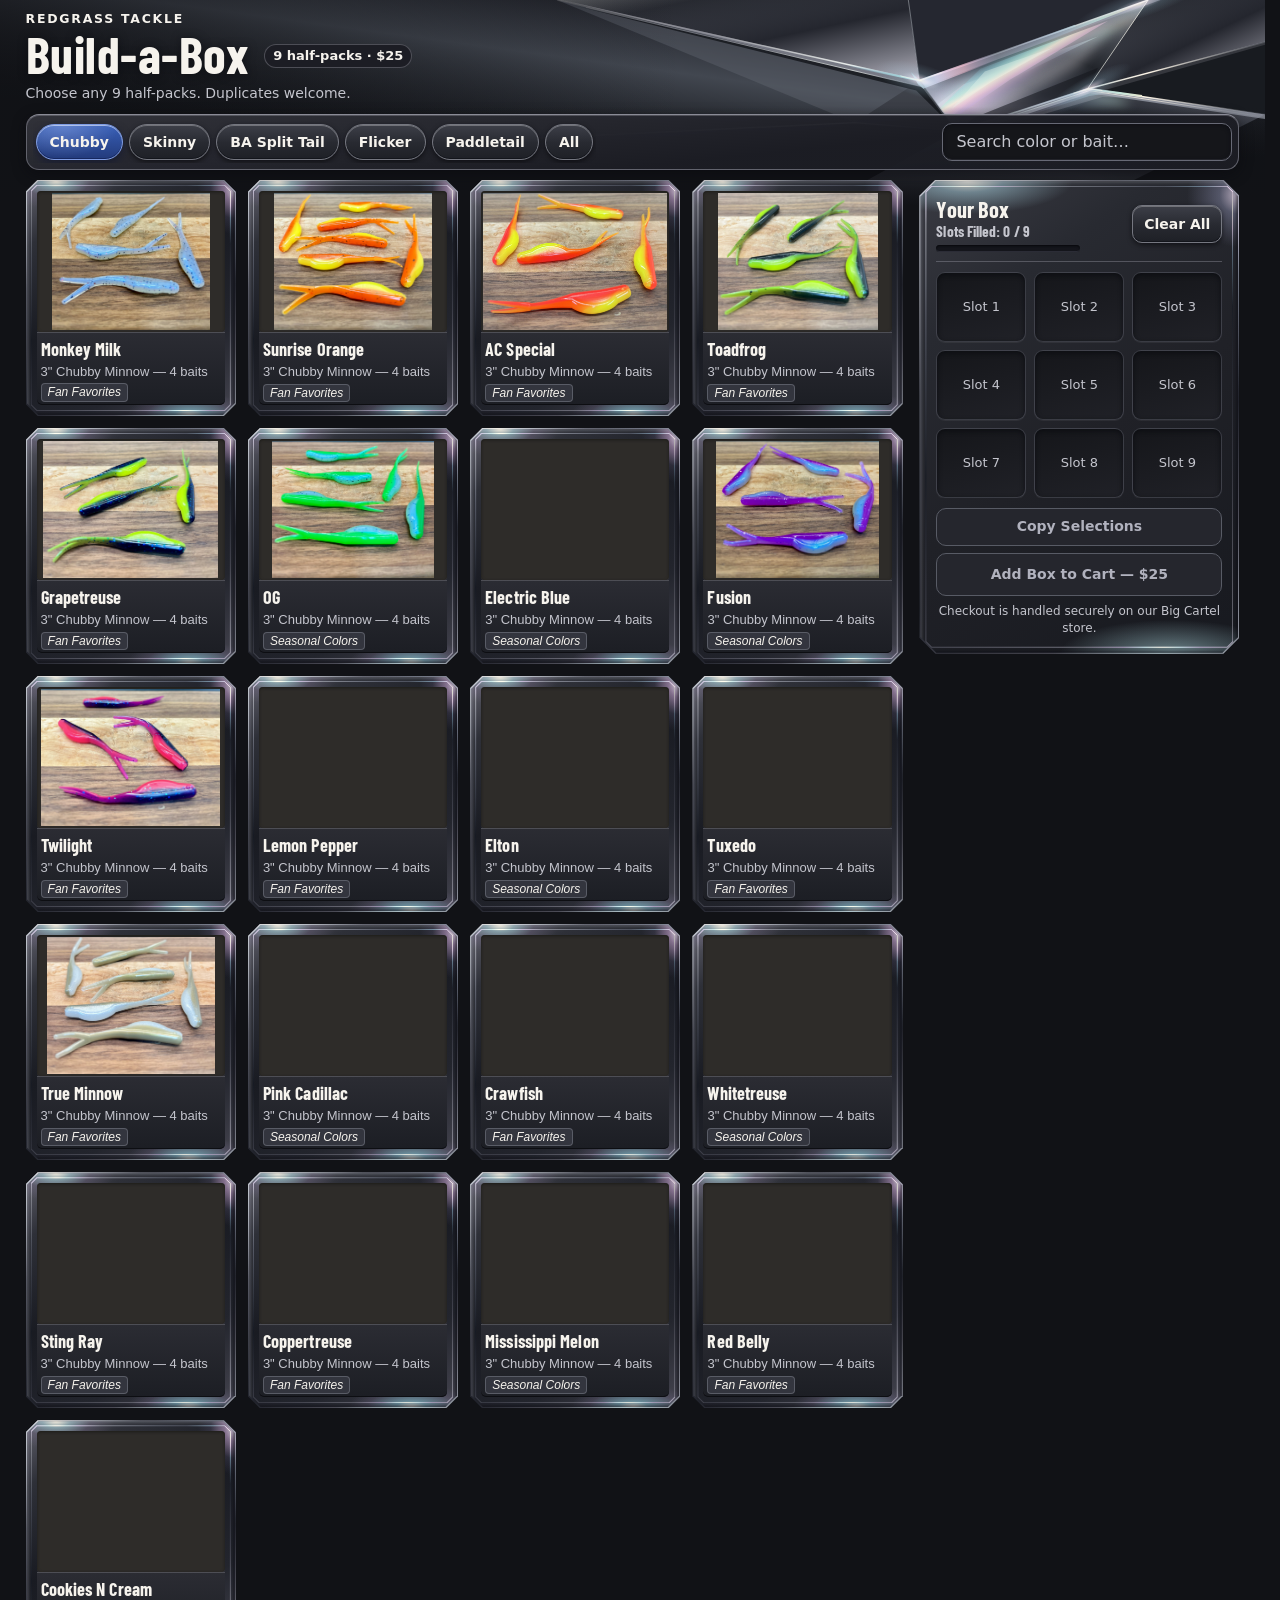
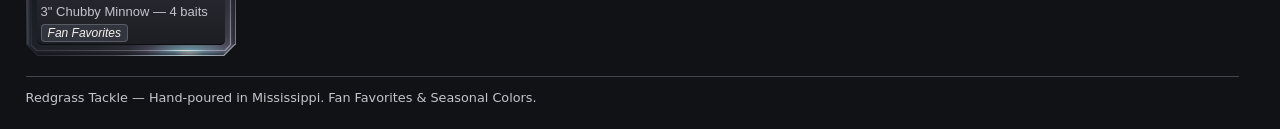
<file: index.html>
<!doctype html>
<html lang="en">
<head>
  <meta charset="utf-8">
  <meta name="viewport" content="width=device-width, initial-scale=1, viewport-fit=cover">
  <meta name="theme-color" content="#302e2c">
  <meta name="rg-preview-recipe" content="assets/data/suggested-preview.json">
  <title>Redgrass Tackle — Build-a-Box</title>
  <link rel="stylesheet" href="assets/css/style.css?v=02f-opal">
</head>
<body class="rg-quiet-graphite">
  <header class="rg-header">
    <p class="rg-wordmark">Redgrass Tackle</p>
    <div class="rg-header-row">
      <h1>Build-a-Box</h1>
      <p class="rg-price">9 half-packs · $25</p>
    </div>
    <p>Choose any 9 half-packs. Duplicates welcome.</p>
  </header>

  <section class="rg-toolbar" aria-label="Find baits">
    <div class="filters" role="group" aria-label="Bait profile">
      <button type="button" class="filter-btn is-active" data-filter="3&quot; Chubby Minnow" aria-pressed="true">Chubby</button>
      <button type="button" class="filter-btn" data-filter="2.5&quot; Skinny Minnow" aria-pressed="false">Skinny</button>
      <button type="button" class="filter-btn" data-filter="2&quot; BA Split Tail" aria-pressed="false">BA Split Tail</button>
      <button type="button" class="filter-btn" data-filter="2&quot; Flicker Minnow" aria-pressed="false">Flicker</button>
      <button type="button" class="filter-btn" data-filter="2&quot; Ribbed Paddletail" aria-pressed="false">Paddletail</button>
      <button type="button" class="filter-btn" data-filter="all" aria-pressed="false">All</button>
    </div>
    <div class="rg-search">
      <label class="rg-sr-only" for="baitSearch">Search color or bait</label>
      <input id="baitSearch" type="search" placeholder="Search color or bait…" autocomplete="off" spellcheck="false" aria-controls="gallery">
      <button type="button" id="clearSearch" class="rg-search-clear" aria-label="Clear search" hidden>×</button>
    </div>
  </section>

  <section class="rg-suggested" id="suggestedBox" aria-labelledby="suggestedTitle" hidden>
    <div>
      <h2 id="suggestedTitle">The Redgrass Suggested Box <small class="rg-preview-label">Preview recipe</small></h2>
      <p>Not sure where to start? Try our nine picks. Swap anything you like.</p>
    </div>
    <button type="button" id="useSuggested" class="secondary">Use Suggested Box</button>
  </section>

  <main class="rg-workspace">
    <section class="rg-gallery" id="gallery" aria-label="Bait catalog" aria-busy="true"></section>

    <div class="rg-box-home" id="desktopBox">
      <aside class="rg-box" id="boxTray" aria-label="Your box">
        <div class="status">
          <div>
            <h2 class="rg-box-title">Your Box</h2>
            <p id="slotCounter">Slots Filled: 0 / 9</p>
            <progress id="boxProgress" class="rg-box-progress" aria-label="Box selection progress" max="9" value="0"></progress>
          </div>
          <button type="button" id="clearAll" class="secondary">Clear All</button>
        </div>

        <div class="rg-slots" id="slots" aria-label="Box slots"></div>

        <div class="rg-actions">
          <button type="button" id="copyNote" class="secondary" disabled>Copy Selections</button>
          <button type="button" id="addToCart" disabled>Add Box to Cart — $25</button>
          <small class="hint">Checkout is handled securely on our Big Cartel store.</small>
        </div>
        <p class="rg-feedback" id="desktopFeedback" aria-hidden="true" hidden></p>
      </aside>
    </div>
  </main>

  <section class="rg-mobile-bar" aria-label="Your box progress">
    <div class="rg-mobile-summary">
      <span id="mobileProgress">0 / 9 selected · $25</span>
      <span class="rg-mobile-feedback" id="mobileFeedback" aria-hidden="true" hidden></span>
    </div>
    <button type="button" class="secondary" id="viewBox" aria-haspopup="dialog" aria-controls="mobileBox">View Box</button>
  </section>

  <p class="rg-sr-only" id="pickerFeedback" role="status" aria-atomic="true"></p>

  <dialog class="rg-drawer" id="mobileBox" aria-labelledby="mobileBoxTitle">
    <div class="rg-dialog-head">
      <h2 id="mobileBoxTitle">Review your box</h2>
      <button type="button" class="secondary" id="closeBox" aria-label="Close box" autofocus>Close</button>
    </div>
    <div class="rg-drawer-content" id="drawerContent"></div>
  </dialog>

  <dialog class="rg-confirm" id="replaceBox" aria-labelledby="replacePrompt">
    <h2 id="replacePrompt"></h2>
    <div class="rg-dialog-actions">
      <button type="button" class="secondary" id="keepPicks" autofocus>Keep my picks</button>
      <button type="button" class="secondary" id="confirmSuggested">Use Suggested Box</button>
    </div>
  </dialog>

  <dialog class="rg-confirm" id="previewHandoff" aria-labelledby="previewHandoffTitle">
    <h2 id="previewHandoffTitle">Cart handoff preview</h2>
    <p>The preview captured this URL locally.</p>
    <p id="previewHandoffUrl" class="rg-handoff-url"></p>
    <button type="button" class="secondary" id="closeHandoff" autofocus>Close</button>
  </dialog>

  <footer class="rg-footer">
    <p>Redgrass Tackle — Hand-poured in Mississippi. Fan Favorites &amp; Seasonal Colors.</p>
  </footer>

  <script src="assets/js/domain-config.js?v=02f-store-1"></script>
  <script src="assets/js/main.js?v=02f-store-1"></script>
</body>
</html>
</file>
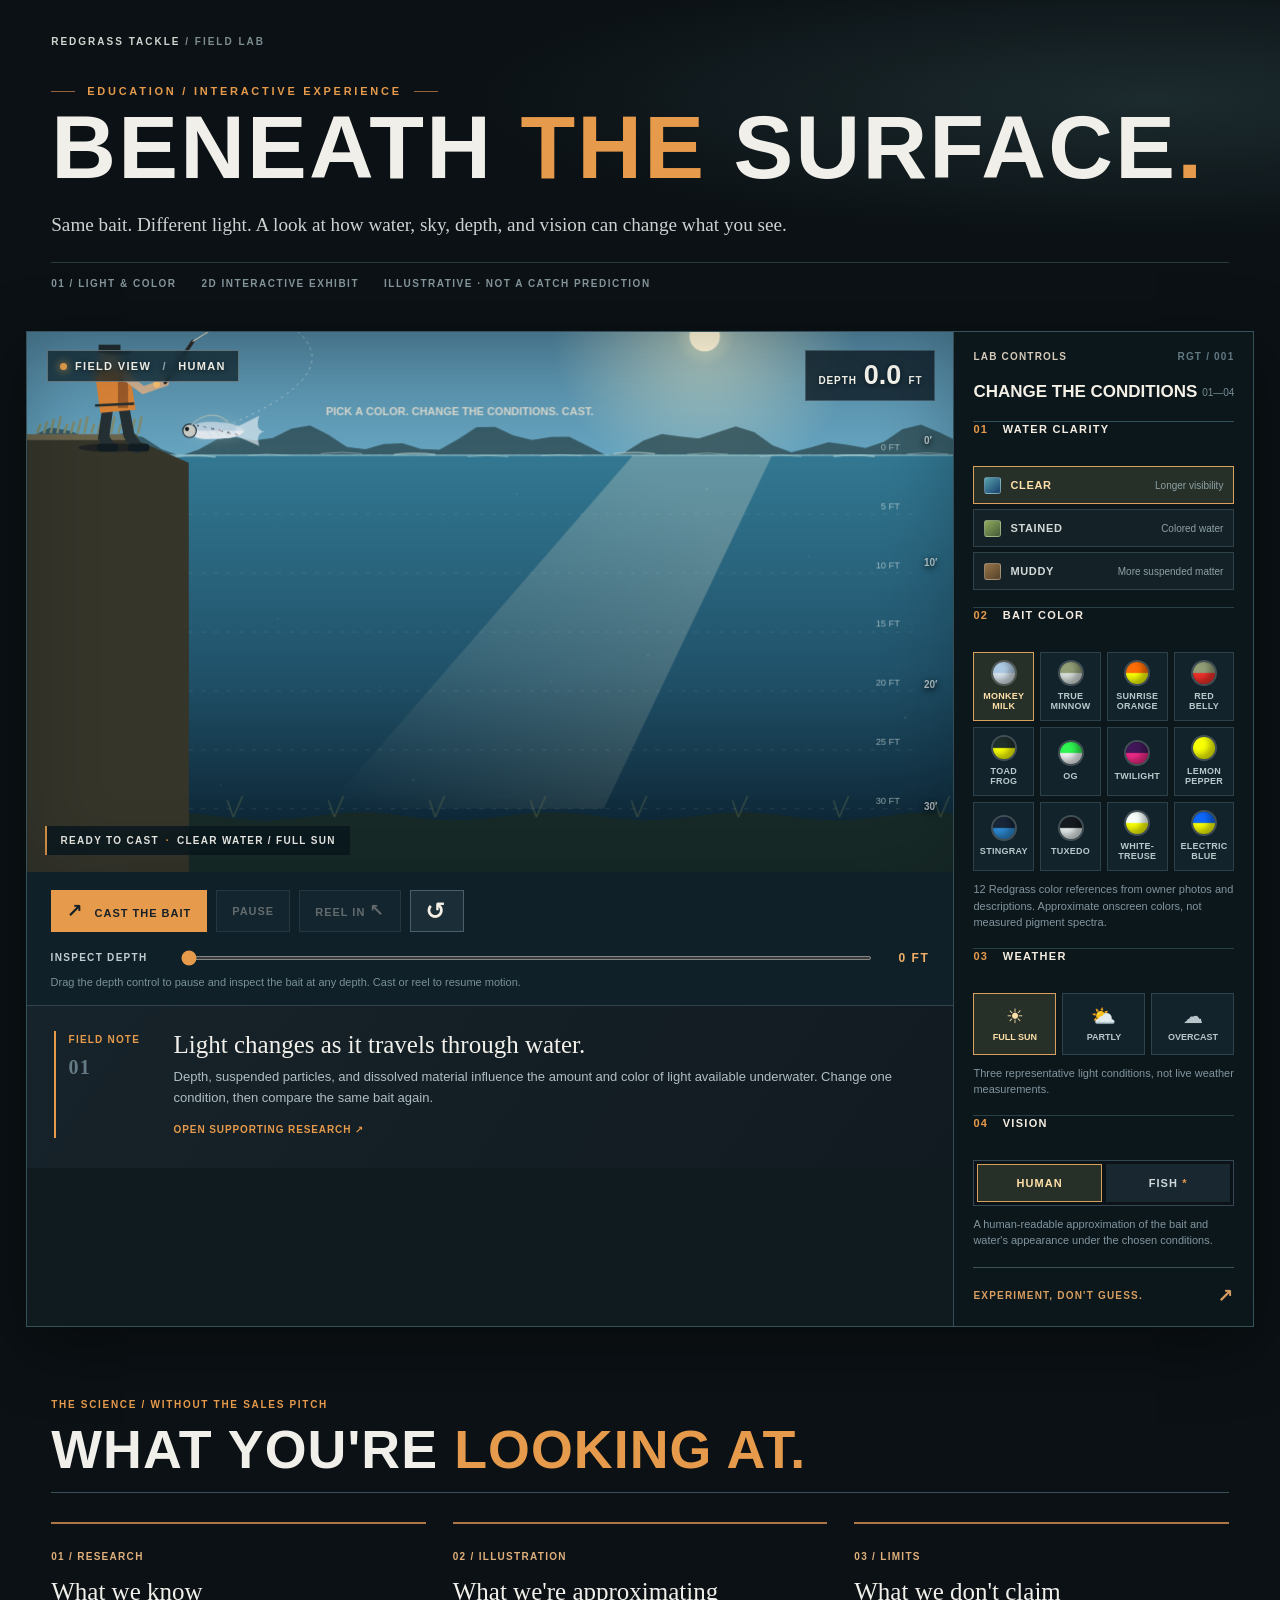
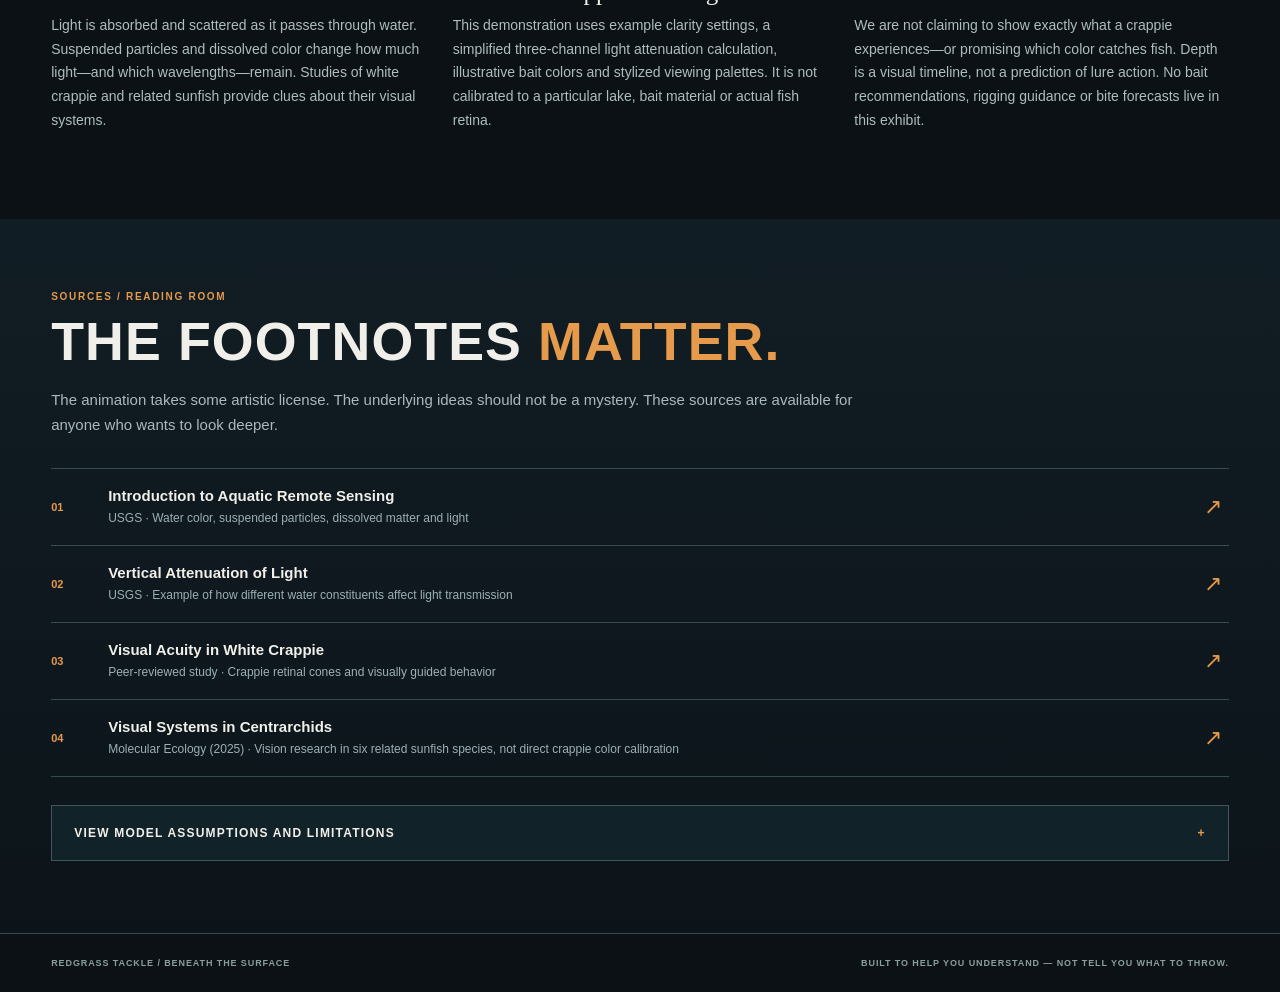
<file: beneath-the-surface/index.html>
<!doctype html>
<html lang="en">
<head>
  <meta charset="utf-8">
  <meta name="viewport" content="width=device-width,initial-scale=1">
  <meta name="theme-color" content="#0b1115">
  <meta name="description" content="Explore how water clarity, daylight, depth, and possible crappie vision change the appearance of a bait. An interactive, research-informed 2D demonstration by Redgrass Tackle.">
  <title>Beneath the Surface | Redgrass Tackle</title>
  <link rel="stylesheet" href="./style.css">
</head>
<body>
  <main class="page">
    <header class="intro">
      <div class="brand"><span>REDGRASS TACKLE <em> / FIELD LAB</em></span></div>
      <div class="eyebrow"><span class="eyebrow-rule"></span> EDUCATION / INTERACTIVE EXPERIENCE <span class="eyebrow-rule"></span></div>
      <h1>BENEATH <i>THE</i> SURFACE<span class="period">.</span></h1>
      <p class="dek">Same bait. Different light. A look at how water, sky, depth, and vision can change what you see.</p>
      <div class="intro-meta"><span>01 / LIGHT &amp; COLOR</span><span>2D INTERACTIVE EXHIBIT</span><span>ILLUSTRATIVE · NOT A CATCH PREDICTION</span></div>
    </header>

    <section class="experience" aria-labelledby="sim-heading">
      <h2 id="sim-heading" class="visually-hidden">Underwater color and vision simulator</h2>
      <div class="scene-col">
        <div class="scene">
          <canvas id="waterScene" width="1100" height="640" role="img" aria-label="Animated side view of an angler casting a single bait into a freshwater lake. The bait sinks through a water column and retrieves along a diagonal path. Appearance changes as you choose water clarity, weather, color and vision mode."></canvas>
          <div class="scene-top">
            <div class="scene-label"><span class="tiny-light"></span> FIELD VIEW <span class="divider">/</span> <span id="viewLabel">HUMAN</span></div>
            <div class="scene-depth"><span>DEPTH</span> <strong id="depthReadout">0.0</strong><span>FT</span></div>
          </div>
          <div class="stage-readout" aria-live="polite">
            <span id="phaseReadout">READY TO CAST</span>
            <span class="dot">·</span><span id="conditionReadout">CLEAR WATER / FULL SUN</span>
          </div>
          <div class="depth-tag" id="depthTag" hidden aria-live="polite" aria-atomic="true">
            <div class="depth-tag-marker"><span id="tagStage">ENTRY</span><strong id="tagDepth">SPLASH!</strong></div>
            <div class="depth-tag-copy">
              <strong id="tagTitle">THE BAIT ENTERS THE WATER</strong>
              <p id="tagBody">Water begins filtering the light around the bait.</p>
              <a id="tagSource" href="https://www.usgs.gov/centers/western-geographic-science-center/introduction-aquatic-remote-sensing" target="_blank" rel="noopener noreferrer">SCIENCE BEHIND THIS ↗</a>
            </div>
          </div>
          <div class="scene-scale" aria-hidden="true"><span>0′</span><span>10′</span><span>20′</span><span>30′</span></div>
        </div>

        <div class="transport">
          <div class="transport-buttons">
            <button type="button" class="action primary" id="castButton"><span>↗</span> CAST THE BAIT</button>
            <button type="button" class="action" id="pauseButton" disabled>PAUSE</button>
            <button type="button" class="action" id="reelButton" disabled>REEL IN <span>↖</span></button>
            <button type="button" class="action icon-only" id="resetButton" aria-label="Reset animation" title="Reset animation">↺</button>
          </div>
          <div class="depth-scrub">
            <label for="depthSlider">INSPECT DEPTH</label>
            <input id="depthSlider" type="range" min="0" max="30" step="0.5" value="0" aria-describedby="scrubHelp">
            <output id="scrubOutput" for="depthSlider">0 FT</output>
          </div>
          <p id="scrubHelp" class="micro-note">Drag the depth control to pause and inspect the bait at any depth. Cast or reel to resume motion.</p>
        </div>

        <article class="learn-card" aria-live="polite">
          <div class="learn-crest">FIELD NOTE <span id="noteCount">01</span></div>
          <div class="learn-content">
            <h3 id="factTitle">Light changes as it travels through water.</h3>
            <p id="factBody">As a bait sinks, the light illuminating it changes. This exhibit simplifies the science so you can explore the difference.</p>
            <a id="factSource" href="https://www.usgs.gov/centers/western-geographic-science-center/introduction-aquatic-remote-sensing" target="_blank" rel="noopener noreferrer">OPEN SUPPORTING RESEARCH ↗</a>
          </div>
        </article>
      </div>

      <aside class="controls" aria-label="Simulation conditions">
        <div class="panel-top"><span>LAB CONTROLS</span><span class="panel-ref">RGT / 001</span></div>
        <div class="panel-intro">CHANGE THE CONDITIONS<span>01—04</span></div>

        <fieldset class="control-group">
          <legend><span class="count">01</span> WATER CLARITY</legend>
          <div class="button-stack" id="waterGroup">
            <button type="button" class="choice active" data-water="clear" aria-pressed="true"><span class="water-mark clear"></span><span>CLEAR</span><small>Longer visibility</small></button>
            <button type="button" class="choice" data-water="stained" aria-pressed="false"><span class="water-mark stained"></span><span>STAINED</span><small>Colored water</small></button>
            <button type="button" class="choice" data-water="muddy" aria-pressed="false"><span class="water-mark muddy"></span><span>MUDDY</span><small>More suspended matter</small></button>
          </div>
        </fieldset>

        <fieldset class="control-group">
          <legend><span class="count">02</span> BAIT COLOR</legend>
          <div class="color-grid" id="colorGroup" aria-label="Choose bait color">
            <button class="color-choice active" type="button" data-color="monkey" aria-pressed="true"><span class="color-dot" style="--swatch-top:#acc9e3;--swatch-bottom:#d8e3ec"></span><span>MONKEY<br>MILK</span></button>
            <button class="color-choice" type="button" data-color="true" aria-pressed="false"><span class="color-dot" style="--swatch-top:#919e76;--swatch-bottom:#d8e0dc"></span><span>TRUE<br>MINNOW</span></button>
            <button class="color-choice" type="button" data-color="sunrise" aria-pressed="false" title="Fluorescent orange over highlighter-yellow chartreuse"><span class="color-dot" style="--swatch-top:#ff6d06;--swatch-bottom:#f8ff05"></span><span>SUNRISE<br>ORANGE</span></button>
            <button class="color-choice" type="button" data-color="red" aria-pressed="false" title="True Minnow upper color, vivid red belly"><span class="color-dot" style="--swatch-top:#919e76;--swatch-bottom:#f0302a"></span><span>RED<br>BELLY</span></button>
            <button class="color-choice" type="button" data-color="toad" aria-pressed="false"><span class="color-dot" style="--swatch-top:#1f2f2b;--swatch-bottom:#f8ff05"></span><span>TOAD<br>FROG</span></button>
            <button class="color-choice" type="button" data-color="og" aria-pressed="false" title="Fluorescent lime over Monkey Milk"><span class="color-dot" style="--swatch-top:#2ff451;--swatch-bottom:#eff1f2"></span><span>OG</span></button>
            <button class="color-choice" type="button" data-color="twilight" aria-pressed="false" title="Junebug over fluorescent pink"><span class="color-dot" style="--swatch-top:#411759;--swatch-bottom:#f12a87"></span><span>TWILIGHT</span></button>
            <button class="color-choice" type="button" data-color="lemon" aria-pressed="false" title="Highlighter-yellow chartreuse with black flake"><span class="color-dot" style="--swatch-top:#f8ff05;--swatch-bottom:#f8ff05"></span><span>LEMON<br>PEPPER</span></button>
            <button class="color-choice" type="button" data-color="stingray" aria-pressed="false" title="Custom blue-black and blue, matched to Redgrass photo"><span class="color-dot" style="--swatch-top:#172639;--swatch-bottom:#2d89d1"></span><span>STINGRAY</span></button>
            <button class="color-choice" type="button" data-color="tux" aria-pressed="false" title="Black with silver flecks over bright silver"><span class="color-dot" style="--swatch-top:#151b20;--swatch-bottom:#e2e9e9"></span><span>TUXEDO</span></button>
            <button class="color-choice" type="button" data-color="whitetreuse" aria-pressed="false" title="Fluorescent white over chartreuse"><span class="color-dot" style="--swatch-top:#f5fef9;--swatch-bottom:#f8ff05"></span><span>WHITE-<br>TREUSE</span></button>
            <button class="color-choice" type="button" data-color="electric" aria-pressed="false" title="Fluorescent blue over highlighter-yellow Lemon Pepper"><span class="color-dot" style="--swatch-top:#0d66f7;--swatch-bottom:#f8ff05"></span><span>ELECTRIC<br>BLUE</span></button>
          </div>
          <p class="control-explain">12 Redgrass color references from owner photos and descriptions. Approximate onscreen colors, not measured pigment spectra.</p>
        </fieldset>

        <fieldset class="control-group">
          <legend><span class="count">03</span> WEATHER</legend>
          <div class="weather-grid" id="weatherGroup">
            <button type="button" class="weather-choice active" data-weather="sun" aria-pressed="true"><span class="weather-glyph">☀</span>FULL SUN</button>
            <button type="button" class="weather-choice" data-weather="partly" aria-pressed="false"><span class="weather-glyph">⛅</span>PARTLY</button>
            <button type="button" class="weather-choice" data-weather="overcast" aria-pressed="false"><span class="weather-glyph">☁</span>OVERCAST</button>
          </div>
          <p class="control-explain">Three representative light conditions, not live weather measurements.</p>
        </fieldset>

        <fieldset class="control-group last">
          <legend><span class="count">04</span> VISION</legend>
          <div class="view-switch" id="viewGroup">
            <button type="button" data-view="human" aria-pressed="true" class="active">HUMAN</button>
            <button type="button" data-view="fish" aria-pressed="false">FISH <span class="smallstar">*</span></button>
          </div>
          <p class="control-explain" id="viewExplain">A human-readable approximation of the bait and water's appearance under the chosen conditions.</p>
          <p class="fish-caveat" id="fishCaveat" hidden>* Fish mode is a simplified, research-informed palette illustrating possible crappie color and contrast sensitivity. It is not a literal image of what a crappie sees.</p>
        </fieldset>
        <div class="panel-bottom"><span>EXPERIMENT, DON'T GUESS.</span><span>↗</span></div>
      </aside>
    </section>

    <section class="about" aria-labelledby="about-heading">
      <div class="about-head"><p class="section-number">THE SCIENCE / WITHOUT THE SALES PITCH</p><h2 id="about-heading">WHAT YOU'RE <i>LOOKING AT.</i></h2></div>
      <div class="about-grid">
        <div class="explain-block"><span>01 / RESEARCH</span><h3>What we know</h3><p>Light is absorbed and scattered as it passes through water. Suspended particles and dissolved color change how much light—and which wavelengths—remain. Studies of white crappie and related sunfish provide clues about their visual systems.</p></div>
        <div class="explain-block"><span>02 / ILLUSTRATION</span><h3>What we're approximating</h3><p>This demonstration uses example clarity settings, a simplified three-channel light attenuation calculation, illustrative bait colors and stylized viewing palettes. It is not calibrated to a particular lake, bait material or actual fish retina.</p></div>
        <div class="explain-block"><span>03 / LIMITS</span><h3>What we don't claim</h3><p>We are not claiming to show exactly what a crappie experiences—or promising which color catches fish. Depth is a visual timeline, not a prediction of lure action. No bait recommendations, rigging guidance or bite forecasts live in this exhibit.</p></div>
      </div>
    </section>

    <section class="research" aria-labelledby="research-heading">
      <div class="research-intro"><p class="section-number">SOURCES / READING ROOM</p><h2 id="research-heading">THE FOOTNOTES <i>MATTER.</i></h2><p>The animation takes some artistic license. The underlying ideas should not be a mystery. These sources are available for anyone who wants to look deeper.</p></div>
      <div class="source-list">
        <a href="https://www.usgs.gov/centers/western-geographic-science-center/introduction-aquatic-remote-sensing" target="_blank" rel="noopener noreferrer"><span>01</span><span><strong>Introduction to Aquatic Remote Sensing</strong><small>USGS · Water color, suspended particles, dissolved matter and light</small></span><span>↗</span></a>
        <a href="https://www.usgs.gov/publications/vertical-attenuation-light-charlotte-harbor-a-shallow-subtropical-estuary-south" target="_blank" rel="noopener noreferrer"><span>02</span><span><strong>Vertical Attenuation of Light</strong><small>USGS · Example of how different water constituents affect light transmission</small></span><span>↗</span></a>
        <a href="https://pubmed.ncbi.nlm.nih.gov/2354354/" target="_blank" rel="noopener noreferrer"><span>03</span><span><strong>Visual Acuity in White Crappie</strong><small>Peer-reviewed study · Crappie retinal cones and visually guided behavior</small></span><span>↗</span></a>
        <a href="https://pmc.ncbi.nlm.nih.gov/articles/PMC11974496/" target="_blank" rel="noopener noreferrer"><span>04</span><span><strong>Visual Systems in Centrarchids</strong><small>Molecular Ecology (2025) · Vision research in six related sunfish species, not direct crappie color calibration</small></span><span>↗</span></a>
      </div>
      <details class="method"><summary>VIEW MODEL ASSUMPTIONS AND LIMITATIONS <span>+</span></summary><div class="method-copy"><p>For illustration, relative light in three broad color channels is reduced with depth using <code>I(z) = I(0) × exp(−k × z)</code>. The coefficients are illustrative, not measured for Grenada, Enid, Sardis, or any other lake. Each water preset uses different example attenuation coefficients and a water-color/scattering treatment; the app does not calculate a full underwater radiative-transfer solution.</p><p>Weather changes the example amount and character of incoming daylight. Selected bait colors are artistic approximations, not measured reflectance spectra. Fish mode transforms the resulting colors into an intentionally different, green/red-sensitive illustrative palette inspired by research in related sunfish. Since the specific crappie spectral sensitivity and perceptual appearance are not established here, this should be read as <em>one possible visualization</em>, not proof of how a crappie sees.</p><p>The animation artificially enlarges the bait and adjusts scene exposure so visitors can observe color changes. Contrast and apparent visibility do not imply a measured detection range or a fish's response. A fully quantitative comparison would require site measurements, bait reflectance testing, viewing geometry and validated visual physiology.</p></div></details>
    </section>
    <footer class="footer"><span>REDGRASS TACKLE / BENEATH THE SURFACE</span><span>BUILT TO HELP YOU UNDERSTAND — NOT TELL YOU WHAT TO THROW.</span></footer>
  </main>
  <script src="./app.js?v=764cbab1-dry-bait" defer></script>
</body>
</html>
</file>
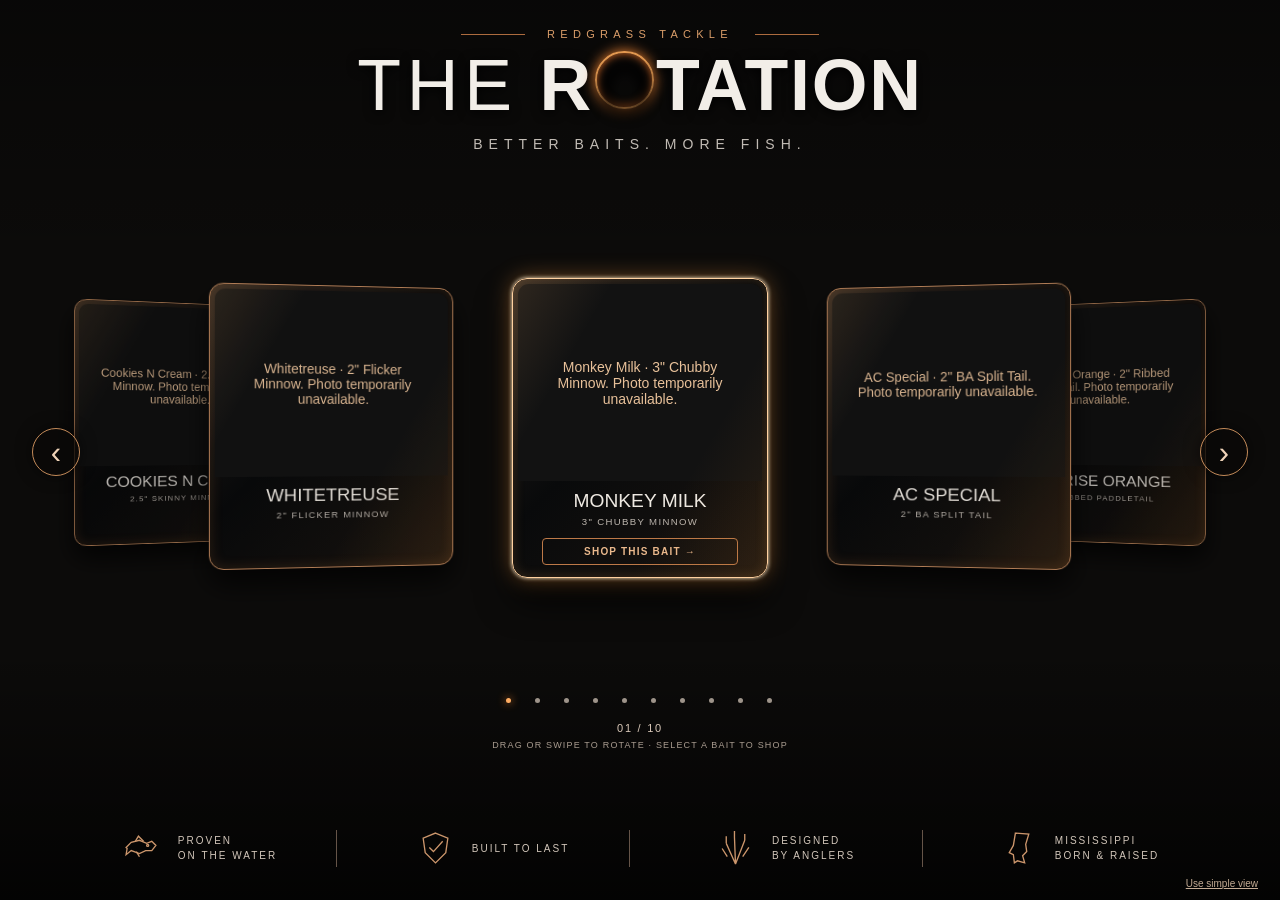
<file: rotation/index.html>
<!doctype html><html lang="en"><head><meta charset="utf-8"><meta name="viewport" content="width=device-width,initial-scale=1"><meta name="color-scheme" content="dark"><title>The Rotation | Redgrass Tackle</title><style>*{box-sizing:border-box}html,body{margin:0;width:100%;height:100%;background:#090909;color:#f2eee8;font-family:Arial,Helvetica,sans-serif;overflow-x:hidden}button,a{-webkit-tap-highlight-color:transparent}button{font:inherit}button:focus-visible,a:focus-visible,summary:focus-visible{outline:3px solid #ffcc8a;outline-offset:5px}.showroom{position:relative;isolation:isolate;min-height:620px;height:100svh;max-height:920px;overflow:hidden;background:#0c0b0a url('https://raw.githubusercontent.com/warrencooper10/redgrasstackle-buildabox/feature/the-rotation-2026-10-28/rotation/assets/showroom.webp') center 54%/cover no-repeat}.showroom:before{content:'';position:absolute;inset:0;z-index:-1;background:linear-gradient(180deg,#0005,transparent 30%,transparent 72%,#000b)}.masthead{position:relative;text-align:center;padding:28px 15px 0;z-index:20;pointer-events:none}.eyebrow{display:flex;align-items:center;justify-content:center;gap:22px;color:#da9d69;font-size:11px;letter-spacing:.48em;margin:0 0 10px}.eyebrow:before,.eyebrow:after{content:'';width:64px;height:1px;background:#ac6b3e}h1{font-size:clamp(32px,5.6vw,76px);letter-spacing:.025em;font-weight:700;line-height:1;margin:0;text-shadow:0 2px 12px #000}h1 .the{font-weight:200;letter-spacing:.08em}h1 .o{display:inline-block;border:2px solid #e69a51;border-radius:50%;width:.81em;height:.81em;margin:0 .035em;vertical-align:-.04em;color:transparent;box-shadow:0 0 13px #f28534,inset 0 0 10px #da6b26}.tagline{font-size:clamp(10px,1.1vw,14px);letter-spacing:.43em;color:#c2bcb5;margin:14px 0}.stage{position:absolute;inset:26% 0 30%;perspective:1600px;touch-action:pan-y;cursor:grab;user-select:none;--cw:clamp(210px,20vw,300px);--ch:clamp(292px,25vw,300px)}.stage.dragging{cursor:grabbing}.ring{position:absolute;inset:0;transform-style:preserve-3d}.product{display:flex;flex-direction:column;position:absolute;left:50%;top:49%;width:var(--cw);height:var(--ch);margin:calc(var(--ch) / -2) 0 0 calc(var(--cw) / -2);padding:5px 5px 11px;border:1px solid #bd865c;border-radius:15px;background:linear-gradient(135deg,#25201c,#090a0b 45%,#191410);box-shadow:0 16px 30px #000c,inset 0 0 14px #cf793b30;text-decoration:none;color:#eee9e2;transform-origin:center;backface-visibility:hidden;transition:transform .65s cubic-bezier(.22,.75,.2,1),filter .65s,box-shadow .65s,opacity .4s;will-change:transform;overflow:hidden}.product:after{content:'';position:absolute;inset:0;background:linear-gradient(120deg,#ffbd7920,transparent 24%,transparent 68%,#c1762722);pointer-events:none}.product.active{border-color:#ffd1a0;box-shadow:0 0 4px #ffedce,0 0 22px #f8983f6b,0 22px 35px #000c,inset 0 0 12px #d4904a38}.photo{height:70%;width:100%;display:flex;align-items:center;justify-content:center;background:#121212;border-radius:11px 11px 0 0;overflow:hidden}.photo img{width:100%;height:100%;object-fit:contain;display:block;pointer-events:none}.photo-failed{padding:25px;font-size:14px;color:#e8c19a;text-align:center}.color{font-size:clamp(15px,1.5vw,20px);text-align:center;text-transform:uppercase;margin:10px 0 4px;line-height:1.05;font-weight:500}.profile{font-size:clamp(9px,.75vw,11px);letter-spacing:.14em;text-transform:uppercase;text-align:center;color:#bdb6ae;margin:0;padding:0 4px}.card-cta{display:block;border:1px solid #bd7948;color:#eab98d;border-radius:4px;max-width:80%;width:210px;margin:11px auto 0;text-align:center;padding:7px 2px;font-size:10px;font-weight:700;letter-spacing:.12em;visibility:hidden}.active .card-cta{visibility:visible}.nav{position:absolute;top:49%;width:48px;height:48px;border:1px solid #c38a59;border-radius:50%;background:#0a0908bd;color:#f0d3b8;font-size:31px;line-height:1;z-index:40;cursor:pointer;box-shadow:0 0 16px #0008}.prev{left:2.5%}.next{right:2.5%}.nav:hover{background:#664021}.ring-status{position:absolute;bottom:16%;left:0;right:0;text-align:center;color:#d9c8b8;z-index:30;font-size:11px;letter-spacing:.16em}.dots{display:flex;justify-content:center;gap:2px;margin-bottom:8px}.dot{padding:10px;width:27px;height:27px;background:none;border:0;cursor:pointer}.dot:before{content:'';display:block;width:5px;height:5px;border-radius:50%;background:#9e948a}.dot[aria-current=true]:before{background:#ffad62;box-shadow:0 0 8px #ff8b2a}.help{color:#a99c90;font-size:9px;letter-spacing:.13em;margin:6px 0}.values{position:absolute;bottom:3.7%;left:5%;right:5%;display:grid;grid-template-columns:repeat(4,1fr);gap:20px;z-index:30}.value{display:flex;gap:18px;align-items:center;justify-content:center;border-right:1px solid #655448;font-size:10px;letter-spacing:.2em;line-height:1.5;color:#d2c6ba}.value:last-child{border:0}.value svg{width:37px;height:37px;fill:none;stroke:#cc966c;stroke-width:1.3;flex-shrink:0}.fallback-toggle{position:absolute;right:16px;bottom:10px;border:0;background:none;color:#c4ac95;font-size:10px;text-decoration:underline;z-index:50;cursor:pointer}.sr-only{position:absolute;width:1px;height:1px;overflow:hidden;clip-path:inset(50%);white-space:nowrap}.flat .stage{perspective:none}.flat .product{display:none;transform:none!important;filter:none!important;opacity:1!important}.flat .product.active{display:flex;left:50%;top:49%;transform:translateZ(0)!important}.no-js-list{display:none}noscript .no-js-list{display:block}.noscript-wrap{padding:20px;background:#100e0c}.noscript-wrap a{color:#e3b58e;display:block;margin:12px}body.no-js .stage,body.no-js .ring-status,body.no-js .fallback-toggle{display:none}body.no-js .showroom{height:auto;min-height:0;padding-bottom:20px}body.no-js .values{position:relative;margin:20px 0;left:auto;right:auto;bottom:auto}.dragging .product{transition:none}.product.pending{opacity:0}
@media(max-width:700px){.showroom{min-height:590px;max-height:760px;background-position:center 48%}.masthead{padding-top:25px}.eyebrow{font-size:8px;letter-spacing:.34em;gap:12px}.eyebrow:before,.eyebrow:after{width:28px}h1{font-size:clamp(30px,8.6vw,48px)}.tagline{font-size:9px;letter-spacing:.27em;margin-top:12px}.stage{inset:22% 0 27%;--cw:clamp(190px,56vw,265px);--ch:clamp(277px,80vw,350px);perspective:1100px}.product{border-radius:12px}.photo{height:67%}.color{font-size:17px}.profile{font-size:9px}.nav{height:38px;width:38px;font-size:26px;top:52%}.prev{left:10px}.next{right:10px}.ring-status{bottom:21%}.values{bottom:5%;grid-template-columns:repeat(2,1fr);gap:17px 8px;left:6%;right:6%}.value{font-size:8px;letter-spacing:.13em;gap:10px;justify-content:flex-start}.value:nth-child(2){border:0}.value svg{width:27px;height:27px}.help{font-size:8px}.fallback-toggle{font-size:9px;bottom:8px}.card-cta{margin-top:12px;font-size:9px}}
@media(prefers-reduced-motion:reduce){.product{transition:none!important}.showroom *{scroll-behavior:auto!important}}
@supports not (transform-style:preserve-3d){.stage{perspective:none}.product{display:none;transform:none!important;filter:none!important}.product.active{display:flex}}

.static-fallback{display:none}body.no-js .static-fallback{display:grid;grid-template-columns:1fr 1fr;gap:5px 18px;font-size:12px;margin:10px 5%}body.no-js .static-fallback p{grid-column:1/-1}body.no-js .static-fallback a{margin:5px;line-height:1.3}
</style></head><body class="no-js"><main class="showroom" aria-label="The Rotation: ten Redgrass baits"><header class="masthead"><p class="eyebrow">REDGRASS TACKLE</p><h1 aria-label="THE ROTATION"><span class="the">THE</span> R<span class="o" aria-hidden="true">O</span><span class="sr-only">O</span>TATION</h1><p class="tagline">BETTER BAITS. MORE FISH.</p></header><section class="stage" aria-roledescription="carousel" aria-label="Featured bait showroom"><div class="ring"></div><button class="nav prev" aria-label="Previous bait" type="button">‹</button><button class="nav next" aria-label="Next bait" type="button">›</button></section><div class="ring-status"><div class="dots" role="group" aria-label="Choose one of ten products"></div><span id="counter">01 / 10</span><p class="help">DRAG OR SWIPE TO ROTATE · SELECT A BAIT TO SHOP</p></div><p id="live" class="sr-only" role="status" aria-live="polite" aria-atomic="true"></p><div class="values"><div class="value"><svg viewBox="0 0 36 36" aria-hidden="true"><path d="M3 17 8 12 16 10 23 13 28 11 32 15 28 20 22 20 16 23 8 20 3 24 4 18Z"/><circle cx="24" cy="15" r="1"/><path d="m12 11 3-5 5 5m-7 10 3 5"/></svg><span>PROVEN<br>ON THE WATER</span></div><div class="value"><svg viewBox="0 0 36 36" aria-hidden="true"><path d="M18 3 30 8 28 22 18 32 8 22 6 8Z"/><path d="m12 17 4 4 9-10"/></svg><span>BUILT TO LAST</span></div><div class="value"><svg viewBox="0 0 36 36" aria-hidden="true"><path d="m18 33-1-26m1 26-9-20m9 20 9-23M9 13V6m18 4V4m-10 3V1m-7 25-5-8m20 8 6-9"/></svg><span>DESIGNED<br>BY ANGLERS</span></div><div class="value"><svg viewBox="0 0 36 36" aria-hidden="true"><path d="m15 3 13 1-3 10 1 7-4 4 2 7-7-2-3 2-1-8-4-2 4-7Z"/></svg><span>MISSISSIPPI<br>BORN & RAISED</span></div></div><button class="fallback-toggle" aria-pressed="false" type="button">Use simple view</button><div class="static-fallback noscript-wrap"><p>Explore the ten featured baits:</p><a href="https://redgrasstackle.bigcartel.com/product/3-chubby-minnow-split-tail-monkey-milk" target="_blank" rel="noopener noreferrer">3" Chubby Minnow — Monkey Milk</a><a href="https://redgrasstackle.bigcartel.com/product/2-ba-split-tail-ac-special" target="_blank" rel="noopener noreferrer">2" BA Split Tail — AC Special</a><a href="https://redgrasstackle.bigcartel.com/product/2-ribbed-paddletail-grub-sunrise-orange" target="_blank" rel="noopener noreferrer">2" Ribbed Paddletail — Sunrise Orange</a><a href="https://redgrasstackle.bigcartel.com/product/2-5-8-split-tail-skinny-minnow-toadfrog" target="_blank" rel="noopener noreferrer">2.5" Skinny Minnow — Toadfrog</a><a href="https://redgrasstackle.bigcartel.com/product/2-flicker-minnow-minnow" target="_blank" rel="noopener noreferrer">2" Flicker Minnow — True Minnow</a><a href="https://redgrasstackle.bigcartel.com/product/3-chubby-minnow-red-belly" target="_blank" rel="noopener noreferrer">3" Chubby Minnow — Red Belly</a><a href="https://redgrasstackle.bigcartel.com/product/2-ba-split-tail-tuxedo" target="_blank" rel="noopener noreferrer">2" BA Split Tail — Tuxedo</a><a href="https://redgrasstackle.bigcartel.com/product/2-ribbed-paddletail-lemon-pepper" target="_blank" rel="noopener noreferrer">2" Ribbed Paddletail — Lemon Pepper</a><a href="https://redgrasstackle.bigcartel.com/product/25-skinny-minnow-cookies-n-cream" target="_blank" rel="noopener noreferrer">2.5" Skinny Minnow — Cookies N Cream</a><a href="https://redgrasstackle.bigcartel.com/product/2-flicker-minnow-whitetreuse" target="_blank" rel="noopener noreferrer">2" Flicker Minnow — Whitetreuse</a></div></main><script type="module">const CATALOG=[{"optionId":480354642,"profile":"3\" Chubby Minnow","color":"Monkey Milk","image":"assets/images/chubby_monkey.jpg","bigCartelUrl":"https://www.redgrasstackle.com/product/3-chubby-minnow-split-tail-monkey-milk"},{"optionId":480356694,"profile":"3\" Chubby Minnow","color":"Sunrise Orange","image":"assets/images/chubby_sunrise.jpg","bigCartelUrl":"https://www.redgrasstackle.com/product/3-chubby-minnow-split-tail-sunrise-orange"},{"optionId":480356724,"profile":"3\" Chubby Minnow","color":"AC Special","image":"assets/images/chubby_acspecial.jpg","bigCartelUrl":"https://www.redgrasstackle.com/product/3-chubby-minnow-split-tail-ac-special"},{"optionId":480358671,"profile":"3\" Chubby Minnow","color":"Toadfrog","image":"assets/images/chubby_toad.jpg","bigCartelUrl":"https://www.redgrasstackle.com/product/3-chubby-minnow-split-tail-toadfrog"},{"optionId":480358641,"profile":"3\" Chubby Minnow","color":"Grapetreuse","image":"assets/images/chubby_grapetreuse.jpg","bigCartelUrl":"https://www.redgrasstackle.com/product/3-chubby-minnow-split-tail-grapetreuse"},{"optionId":480358851,"profile":"3\" Chubby Minnow","color":"OG","image":"assets/images/chubby_og.jpg","bigCartelUrl":"https://www.redgrasstackle.com/product/3-chubby-minnow-split-tail-toadfrog"},{"optionId":480358746,"profile":"3\" Chubby Minnow","color":"Electric Blue","image":"assets/images/chubby_electricblue.jpg","bigCartelUrl":"https://www.redgrasstackle.com/product/3-chubby-minnow-split-tail-electric-blue"},{"optionId":480358932,"profile":"3\" Chubby Minnow","color":"Fusion","image":"assets/images/chubby_fusion.jpg","bigCartelUrl":"https://www.redgrasstackle.com/product/3-chubby-minnow-split-tail-fusion"},{"optionId":480358902,"profile":"3\" Chubby Minnow","color":"Twilight","image":"assets/images/chubby_twilight.jpg","bigCartelUrl":"https://www.redgrasstackle.com/product/3-chubby-minnow-split-tail-twilight"},{"optionId":480358878,"profile":"3\" Chubby Minnow","color":"Lemon Pepper","image":"assets/images/chubby_lemon.jpg","bigCartelUrl":"https://www.redgrasstackle.com/product/3-chubby-minnow-split-tail-lemon-pepper"},{"optionId":480359259,"profile":"3\" Chubby Minnow","color":"Elton","image":"assets/images/chubby_elton.jpg","bigCartelUrl":"https://www.redgrasstackle.com/product/3-chubby-minnow-elton"},{"optionId":480359376,"profile":"3\" Chubby Minnow","color":"Tuxedo","image":"assets/images/chubby_tux.jpg","bigCartelUrl":"https://www.redgrasstackle.com/product/3-chubby-minnow-tuxedo"},{"optionId":480359298,"profile":"3\" Chubby Minnow","color":"True Minnow","image":"assets/images/chubby_minnow.jpg","bigCartelUrl":"https://www.redgrasstackle.com/product/3-chubby-minnow-red-belly"},{"optionId":480359322,"profile":"3\" Chubby Minnow","color":"Pink Cadillac","image":"assets/images/chubby_pinkcadillac.jpg","bigCartelUrl":"https://www.redgrasstackle.com/product/3-chubby-minnow-pink-cadillac"},{"optionId":480359214,"profile":"3\" Chubby Minnow","color":"Crawfish","image":"assets/images/chubby_crawfish.jpg","bigCartelUrl":"https://www.redgrasstackle.com/product/3-chubby-minnow-crawfish"},{"optionId":480359418,"profile":"3\" Chubby Minnow","color":"Whitetreuse","image":"assets/images/chubby_whitetreuse.jpg","bigCartelUrl":"https://www.redgrasstackle.com/product/3-chubby-minnow-whitetreuse"},{"optionId":480359358,"profile":"3\" Chubby Minnow","color":"Sting Ray","image":"assets/images/chubby_stingray.jpg","bigCartelUrl":"https://www.redgrasstackle.com/product/3-chubby-sting-ray"},{"optionId":480359187,"profile":"3\" Chubby Minnow","color":"Coppertreuse","image":"assets/images/chubby_coppertreuse.jpg","bigCartelUrl":"https://www.redgrasstackle.com/product/3-chubby-minnow-coppertreuse"},{"optionId":480359481,"profile":"3\" Chubby Minnow","color":"Mississippi Melon","image":"assets/images/chubby_melon.jpg","bigCartelUrl":"https://www.redgrasstackle.com/product/3-chubby-minnow-mississippi-melon"},{"optionId":480359541,"profile":"3\" Chubby Minnow","color":"Red Belly","image":"assets/images/chubby_redbelly.PNG","bigCartelUrl":"https://www.redgrasstackle.com/product/3-chubby-minnow-red-belly"},{"optionId":480359574,"profile":"3\" Chubby Minnow","color":"Cookies N Cream","image":"assets/images/chubby_cookies.PNG","bigCartelUrl":"https://www.redgrasstackle.com/product/3-chubby-cookies-n-cream"},{"optionId":480354645,"profile":"2.5\" Skinny Minnow","color":"Monkey Milk","image":"assets/images/skinny_monkey.jpg","bigCartelUrl":"https://www.redgrasstackle.com/product/2-5-8-split-tail-skinny-minnow-monkey-milk"},{"optionId":480356697,"profile":"2.5\" Skinny Minnow","color":"Sunrise Orange","image":"assets/images/skinny_sunrise.jpg","bigCartelUrl":"https://www.redgrasstackle.com/product/2-5-8-split-tail-skinny-minnow-sunrise-orange"},{"optionId":480356727,"profile":"2.5\" Skinny Minnow","color":"AC Special","image":"assets/images/skinny_acspecial.jpg","bigCartelUrl":"https://www.redgrasstackle.com/product/2-5-8-split-tail-skinny-minnow-ac-special"},{"optionId":480358674,"profile":"2.5\" Skinny Minnow","color":"Toadfrog","image":"assets/images/skinny_toad.jpg","bigCartelUrl":"https://www.redgrasstackle.com/product/2-5-8-split-tail-skinny-minnow-toadfrog"},{"optionId":480358644,"profile":"2.5\" Skinny Minnow","color":"Grapetreuse","image":"assets/images/skinny_grapetreuse.jpg","bigCartelUrl":"https://www.redgrasstackle.com/product/2-5-8-split-tail-skinny-minnow-grapetreuse"},{"optionId":480358854,"profile":"2.5\" Skinny Minnow","color":"OG","image":"assets/images/skinny_og.jpg","bigCartelUrl":"https://www.redgrasstackle.com/product/2-5-8-split-tail-skinny-minnow-og"},{"optionId":480358749,"profile":"2.5\" Skinny Minnow","color":"Electric Blue","image":"assets/images/skinny_electricblue.jpg","bigCartelUrl":"https://www.redgrasstackle.com/product/2-5-8-split-tail-skinny-minnow-electric-blue"},{"optionId":480358935,"profile":"2.5\" Skinny Minnow","color":"Fusion","image":"assets/images/skinny_fusion.jpg","bigCartelUrl":"https://www.redgrasstackle.com/product/2-5-8-split-tail-skinny-minnow-fusion"},{"optionId":480358905,"profile":"2.5\" Skinny Minnow","color":"Twilight","image":"assets/images/skinny_twilight.jpg","bigCartelUrl":"https://www.redgrasstackle.com/product/2-5-8-split-tail-skinny-minnow-twilight"},{"optionId":480358881,"profile":"2.5\" Skinny Minnow","color":"Lemon Pepper","image":"assets/images/skinny_lemon.jpg","bigCartelUrl":"https://www.redgrasstackle.com/product/2-5-8-split-tail-skinny-minnow-lemon-pepper"},{"optionId":480359262,"profile":"2.5\" Skinny Minnow","color":"Elton","image":"assets/images/skinny_elton.jpg","bigCartelUrl":"https://www.redgrasstackle.com/product/2-5-8-skinny-minnow-elton"},{"optionId":480359379,"profile":"2.5\" Skinny Minnow","color":"Tuxedo","image":"assets/images/skinny_tux.jpg","bigCartelUrl":"https://www.redgrasstackle.com/product/2-5-8-skinny-minnow-tuxedo"},{"optionId":480359301,"profile":"2.5\" Skinny Minnow","color":"True Minnow","image":"assets/images/skinny_minnow.jpg","bigCartelUrl":"https://www.redgrasstackle.com/product/25-skinny-minnow-cookies-n-cream"},{"optionId":480359325,"profile":"2.5\" Skinny Minnow","color":"Pink Cadillac","image":"assets/images/skinny_pinkcadillac.jpg","bigCartelUrl":"https://www.redgrasstackle.com/product/2-5-8-skinny-minnow-pink-cadillac"},{"optionId":480359217,"profile":"2.5\" Skinny Minnow","color":"Crawfish","image":"assets/images/skinny_crawfish.jpg","bigCartelUrl":"https://www.redgrasstackle.com/product/2-5-8-skinny-minnow-crawfish"},{"optionId":480359421,"profile":"2.5\" Skinny Minnow","color":"Whitetreuse","image":"assets/images/skinny_whitetreuse.jpg","bigCartelUrl":"https://www.redgrasstackle.com/product/2-5-8-skinny-minnow-whitetreuse"},{"optionId":480359361,"profile":"2.5\" Skinny Minnow","color":"Sting Ray","image":"assets/images/skinny_stingray.jpg","bigCartelUrl":"https://www.redgrasstackle.com/product/25-skinny-minnow-sting-ray"},{"optionId":480359190,"profile":"2.5\" Skinny Minnow","color":"Coppertreuse","image":"assets/images/skinny_coppertreuse.jpg","bigCartelUrl":"https://www.redgrasstackle.com/product/25-skinny-minnow-coppertreuse"},{"optionId":480359484,"profile":"2.5\" Skinny Minnow","color":"Mississippi Melon","image":"assets/images/skinny_melon.jpg","bigCartelUrl":"https://www.redgrasstackle.com/product/2-5-8-skinny-minnow-mississippi-melon"},{"optionId":480359544,"profile":"2.5\" Skinny Minnow","color":"Red Belly","image":"assets/images/skinny_redbelly.PNG","bigCartelUrl":"https://www.redgrasstackle.com/product/25-skinny-minnow-red-belly"},{"optionId":480359577,"profile":"2.5\" Skinny Minnow","color":"Cookies N Cream","image":"assets/images/skinny_cookies.PNG","bigCartelUrl":"https://www.redgrasstackle.com/product/25-skinny-minnow-cookies-n-cream"},{"optionId":480354648,"profile":"2\" BA Split Tail","color":"Monkey Milk","image":"assets/images/ba_monkey.jpg","bigCartelUrl":"https://www.redgrasstackle.com/product/2-ba-split-tail-monkey-milk"},{"optionId":480356700,"profile":"2\" BA Split Tail","color":"Sunrise Orange","image":"assets/images/ba_sunrise.jpg","bigCartelUrl":"https://www.redgrasstackle.com/product/2-ba-split-tail-sunrise-orange"},{"optionId":480356730,"profile":"2\" BA Split Tail","color":"AC Special","image":"assets/images/ba_acspecial.jpg","bigCartelUrl":"https://www.redgrasstackle.com/product/2-ba-split-tail-ac-special"},{"optionId":480358677,"profile":"2\" BA Split Tail","color":"Toadfrog","image":"assets/images/ba_toad.jpg","bigCartelUrl":"https://www.redgrasstackle.com/product/2-ba-split-tail-toadfrog"},{"optionId":480358647,"profile":"2\" BA Split Tail","color":"Grapetreuse","image":"assets/images/ba_grapetreuse.jpg","bigCartelUrl":"https://www.redgrasstackle.com/product/2-ba-split-tail-grapetreuse"},{"optionId":480358857,"profile":"2\" BA Split Tail","color":"OG","image":"assets/images/ba_og.jpg","bigCartelUrl":"https://www.redgrasstackle.com/product/2-ba-split-tail-og"},{"optionId":480358752,"profile":"2\" BA Split Tail","color":"Electric Blue","image":"assets/images/ba_electricblue.jpg","bigCartelUrl":"https://www.redgrasstackle.com/product/2-ba-split-tail-electric-blue"},{"optionId":480358938,"profile":"2\" BA Split Tail","color":"Fusion","image":"assets/images/ba_fusion.jpg","bigCartelUrl":"https://www.redgrasstackle.com/product/2-ba-split-tail-fusion"},{"optionId":480358908,"profile":"2\" BA Split Tail","color":"Twilight","image":"assets/images/ba_twilight.jpg","bigCartelUrl":"https://www.redgrasstackle.com/product/2-ba-split-tail-twilight"},{"optionId":480358884,"profile":"2\" BA Split Tail","color":"Lemon Pepper","image":"assets/images/ba_lemon.jpg","bigCartelUrl":"https://www.redgrasstackle.com/product/2-ba-split-tail-lemon-pepper"},{"optionId":480359265,"profile":"2\" BA Split Tail","color":"Elton","image":"assets/images/ba_elton.jpg","bigCartelUrl":"https://www.redgrasstackle.com/product/2-ba-split-tail-elton"},{"optionId":480359382,"profile":"2\" BA Split Tail","color":"Tuxedo","image":"assets/images/ba_tux.jpg","bigCartelUrl":"https://www.redgrasstackle.com/product/2-ba-split-tail-tuxedo"},{"optionId":480359304,"profile":"2\" BA Split Tail","color":"True Minnow","image":"assets/images/ba_minnow.jpg","bigCartelUrl":"https://www.redgrasstackle.com/product/2-ba-split-tail-minnow"},{"optionId":480359328,"profile":"2\" BA Split Tail","color":"Pink Cadillac","image":"assets/images/ba_pinkcadillac.jpg","bigCartelUrl":"https://www.redgrasstackle.com/product/2-ba-split-tail-pink-cadillac"},{"optionId":480359220,"profile":"2\" BA Split Tail","color":"Crawfish","image":"assets/images/ba_crawfish.jpg","bigCartelUrl":"https://www.redgrasstackle.com/product/2-ba-split-tail-crawfish"},{"optionId":480359424,"profile":"2\" BA Split Tail","color":"Whitetreuse","image":"assets/images/ba_whitetreuse.jpg","bigCartelUrl":"https://www.redgrasstackle.com/product/2-ba-split-tail-whitetreuse"},{"optionId":480359364,"profile":"2\" BA Split Tail","color":"Sting Ray","image":"assets/images/ba_stingray.jpg","bigCartelUrl":"https://www.redgrasstackle.com/product/2-ba-sting-ray"},{"optionId":480359193,"profile":"2\" BA Split Tail","color":"Coppertreuse","image":"assets/images/ba_coppertreuse.jpg","bigCartelUrl":"https://www.redgrasstackle.com/product/2-ba-split-tail-coppertreuse"},{"optionId":480359487,"profile":"2\" BA Split Tail","color":"Mississippi Melon","image":"assets/images/ba_melon.jpg","bigCartelUrl":"https://www.redgrasstackle.com/product/2-ba-split-tail-mississippi-melon"},{"optionId":480359547,"profile":"2\" BA Split Tail","color":"Red Belly","image":"assets/images/ba_redbelly.PNG","bigCartelUrl":"https://www.redgrasstackle.com/product/2-ba-split-tail-red-belly"},{"optionId":480359580,"profile":"2\" BA Split Tail","color":"Cookies N Cream","image":"assets/images/ba_cookies.PNG","bigCartelUrl":"https://www.redgrasstackle.com/product/2-ba-split-tail-cookies-n-cream"},{"optionId":480354654,"profile":"2\" Ribbed Paddletail","color":"Monkey Milk","image":"assets/images/paddle_monkey.jpg","bigCartelUrl":"https://www.redgrasstackle.com/product/2-ribbed-paddletail-grub-monkey-milk"},{"optionId":480356703,"profile":"2\" Ribbed Paddletail","color":"Sunrise Orange","image":"assets/images/paddle_sunrise.jpg","bigCartelUrl":"https://www.redgrasstackle.com/product/2-ribbed-paddletail-grub-sunrise-orange"},{"optionId":480356733,"profile":"2\" Ribbed Paddletail","color":"AC Special","image":"assets/images/paddle_acspecial.jpg","bigCartelUrl":"https://www.redgrasstackle.com/product/2-ribbed-paddletail-grub-ac-special"},{"optionId":480358680,"profile":"2\" Ribbed Paddletail","color":"Toadfrog","image":"assets/images/paddle_toad.jpg","bigCartelUrl":"https://www.redgrasstackle.com/product/2-ribbed-paddletail-toadfrog"},{"optionId":480358650,"profile":"2\" Ribbed Paddletail","color":"Grapetreuse","image":"assets/images/paddle_grapetreuse.jpg","bigCartelUrl":"https://www.redgrasstackle.com/product/2-ribbed-paddletail-grub-grapetreuse"},{"optionId":480358860,"profile":"2\" Ribbed Paddletail","color":"OG","image":"assets/images/paddle_og.jpg","bigCartelUrl":"https://www.redgrasstackle.com/product/2-ribbed-paddletail-og"},{"optionId":480358755,"profile":"2\" Ribbed Paddletail","color":"Electric Blue","image":"assets/images/paddle_electricblue.jpg","bigCartelUrl":"https://www.redgrasstackle.com/product/2-ribbed-paddletail-electric-blue"},{"optionId":480358941,"profile":"2\" Ribbed Paddletail","color":"Fusion","image":"assets/images/paddle_fusion.jpg","bigCartelUrl":"https://www.redgrasstackle.com/product/2-ribbed-paddletail-fusion"},{"optionId":480358911,"profile":"2\" Ribbed Paddletail","color":"Twilight","image":"assets/images/paddle_twilight.jpg","bigCartelUrl":"https://www.redgrasstackle.com/product/2-paddletail-twilight"},{"optionId":480358887,"profile":"2\" Ribbed Paddletail","color":"Lemon Pepper","image":"assets/images/paddle_lemon.jpg","bigCartelUrl":"https://www.redgrasstackle.com/product/2-ribbed-paddletail-lemon-pepper"},{"optionId":480359268,"profile":"2\" Ribbed Paddletail","color":"Elton","image":"assets/images/paddle_elton.jpg","bigCartelUrl":"https://www.redgrasstackle.com/product/2-ribbed-paddletail-elton"},{"optionId":480359385,"profile":"2\" Ribbed Paddletail","color":"Tuxedo","image":"assets/images/paddle_tux.jpg","bigCartelUrl":"https://www.redgrasstackle.com/product/2-ribbed-paddletail-tuxedo"},{"optionId":480359307,"profile":"2\" Ribbed Paddletail","color":"True Minnow","image":"assets/images/paddle_minnow.jpg","bigCartelUrl":"https://www.redgrasstackle.com/product/2-ribbed-paddletail-minnow"},{"optionId":480359334,"profile":"2\" Ribbed Paddletail","color":"Pink Cadillac","image":"assets/images/paddle_pinkcadillac.jpg","bigCartelUrl":"https://www.redgrasstackle.com/product/2-ribbed-paddletail-pink-cadillac"},{"optionId":480359223,"profile":"2\" Ribbed Paddletail","color":"Crawfish","image":"assets/images/paddle_crawfish.jpg","bigCartelUrl":"https://www.redgrasstackle.com/product/2-ribbed-paddletail-grub-crawfish"},{"optionId":480359427,"profile":"2\" Ribbed Paddletail","color":"Whitetreuse","image":"assets/images/paddle_whitetreuse.jpg","bigCartelUrl":"https://www.redgrasstackle.com/product/2-ribbed-paddletail-whitetreuse"},{"optionId":480359367,"profile":"2\" Ribbed Paddletail","color":"Sting Ray","image":"assets/images/paddle_stingray.jpg","bigCartelUrl":"https://www.redgrasstackle.com/product/2-ribbed-paddletail-sting-ray"},{"optionId":480359196,"profile":"2\" Ribbed Paddletail","color":"Coppertreuse","image":"assets/images/paddle_coppertreuse.jpg","bigCartelUrl":"https://www.redgrasstackle.com/product/2-ribbed-paddletail-coppertreuse"},{"optionId":480359490,"profile":"2\" Ribbed Paddletail","color":"Mississippi Melon","image":"assets/images/paddle_melon.jpg","bigCartelUrl":"https://www.redgrasstackle.com/product/2-ribbed-paddletail-mississippi-melon"},{"optionId":480359550,"profile":"2\" Ribbed Paddletail","color":"Red Belly","image":"assets/images/paddle_redbelly.PNG","bigCartelUrl":"https://www.redgrasstackle.com/product/2-ribbed-paddletail-red-belly"},{"optionId":480359583,"profile":"2\" Ribbed Paddletail","color":"Cookies N Cream","image":"assets/images/paddle_cookies.PNG","bigCartelUrl":"https://www.redgrasstackle.com/product/2-ribbed-paddletail-cookies-n-cream"},{"optionId":480354651,"profile":"2\" Flicker Minnow","color":"Monkey Milk","image":"assets/images/flicker_monkey.jpg","bigCartelUrl":"https://www.redgrasstackle.com/product/2-flicker-minnow-monkey-milk"},{"optionId":480356706,"profile":"2\" Flicker Minnow","color":"Sunrise Orange","image":"assets/images/flicker_sunrise.jpg","bigCartelUrl":"https://www.redgrasstackle.com/product/2-flicker-minnow-sunrise-orange"},{"optionId":480356736,"profile":"2\" Flicker Minnow","color":"AC Special","image":"assets/images/flicker_acspecial.jpg","bigCartelUrl":"https://www.redgrasstackle.com/product/2-flicker-minnow-ac-special"},{"optionId":480358683,"profile":"2\" Flicker Minnow","color":"Toadfrog","image":"assets/images/flicker_toad.jpg","bigCartelUrl":"https://www.redgrasstackle.com/product/2-flicker-minnow-toadfrog"},{"optionId":480358653,"profile":"2\" Flicker Minnow","color":"Grapetreuse","image":"assets/images/flicker_grapetreuse.jpg","bigCartelUrl":"https://www.redgrasstackle.com/product/2-flicker-minnow-grapetreuse"},{"optionId":480358863,"profile":"2\" Flicker Minnow","color":"OG","image":"assets/images/flicker_og.jpg","bigCartelUrl":"https://www.redgrasstackle.com/product/2-flicker-minnow-og"},{"optionId":480358758,"profile":"2\" Flicker Minnow","color":"Electric Blue","image":"assets/images/flicker_electricblue.jpg","bigCartelUrl":"https://www.redgrasstackle.com/product/2-flicker-minnow-electric-blue"},{"optionId":480358944,"profile":"2\" Flicker Minnow","color":"Fusion","image":"assets/images/flicker_fusion.jpg","bigCartelUrl":"https://www.redgrasstackle.com/product/2-flicker-minnow-fusion"},{"optionId":480358914,"profile":"2\" Flicker Minnow","color":"Twilight","image":"assets/images/flicker_twilight.jpg","bigCartelUrl":"https://www.redgrasstackle.com/product/2-flicker-minnow-twilight"},{"optionId":480358890,"profile":"2\" Flicker Minnow","color":"Lemon Pepper","image":"assets/images/flicker_lemon.jpg","bigCartelUrl":"https://www.redgrasstackle.com/product/2-flicker-minnow-lemon-pepper"},{"optionId":480359271,"profile":"2\" Flicker Minnow","color":"Elton","image":"assets/images/flicker_elton.jpg","bigCartelUrl":"https://www.redgrasstackle.com/product/2-flicker-minnow-elton"},{"optionId":480359388,"profile":"2\" Flicker Minnow","color":"Tuxedo","image":"assets/images/flicker_tux.jpg","bigCartelUrl":"https://www.redgrasstackle.com/product/2-flicker-minnow-tuxedo"},{"optionId":480359310,"profile":"2\" Flicker Minnow","color":"True Minnow","image":"assets/images/flicker_minnow.jpg","bigCartelUrl":"https://redgrasstackle.bigcartel.com/product/2-flicker-minnow-minnow"},{"optionId":480359331,"profile":"2\" Flicker Minnow","color":"Pink Cadillac","image":"assets/images/flicker_pinkcadillac.jpg","bigCartelUrl":"https://www.redgrasstackle.com/product/2-flicker-minnow-pink-cadillac"},{"optionId":480359226,"profile":"2\" Flicker Minnow","color":"Crawfish","image":"assets/images/flicker_crawfish.jpg","bigCartelUrl":"https://www.redgrasstackle.com/product/2-flicker-minnow-crawfish"},{"optionId":480359430,"profile":"2\" Flicker Minnow","color":"Whitetreuse","image":"assets/images/flicker_whitetreuse.jpg","bigCartelUrl":"https://www.redgrasstackle.com/product/2-flicker-minnow-whitetreuse"},{"optionId":480359370,"profile":"2\" Flicker Minnow","color":"Sting Ray","image":"assets/images/flicker_stingray.jpg","bigCartelUrl":"https://www.redgrasstackle.com/product/2-flicker-sting-ray"},{"optionId":480359199,"profile":"2\" Flicker Minnow","color":"Coppertreuse","image":"assets/images/flicker_coppertreuse.jpg","bigCartelUrl":"https://www.redgrasstackle.com/product/2-flicker-minnow-coppertreuse"},{"optionId":480359493,"profile":"2\" Flicker Minnow","color":"Mississippi Melon","image":"assets/images/flicker_melon.jpg","bigCartelUrl":"https://www.redgrasstackle.com/product/2-flicker-minnow-mississippi-melon"},{"optionId":480359553,"profile":"2\" Flicker Minnow","color":"Red Belly","image":"assets/images/flicker_redbelly.PNG","bigCartelUrl":"https://www.redgrasstackle.com/product/2-flicker-minnow-red-belly"},{"optionId":480359586,"profile":"2\" Flicker Minnow","color":"Cookies N Cream","image":"assets/images/flicker_cookies.PNG","bigCartelUrl":"https://www.redgrasstackle.com/product/2-flicker-cookies-n-cream"}];const BASELINE={"schemaVersion":2,"campaign":"the-rotation","products":[{"id":480354642,"profile":"3\" Chubby Minnow","color":"Monkey Milk","originalImage":"assets/images/chubby_monkey.jpg","image":"rotation/assets/480354642.webp","url":"https://redgrasstackle.bigcartel.com/product/3-chubby-minnow-split-tail-monkey-milk","verifiedTitle":"3\" Chubby Minnow Split tail - Monkey Milk","verifiedAt":"2026-10-28T17:45:30Z"},{"id":480356730,"profile":"2\" BA Split Tail","color":"AC Special","originalImage":"assets/images/ba_acspecial.jpg","image":"rotation/assets/480356730.webp","url":"https://redgrasstackle.bigcartel.com/product/2-ba-split-tail-ac-special","verifiedTitle":"2\" BA Split tail - AC Special","verifiedAt":"2026-10-28T17:45:30Z"},{"id":480356703,"profile":"2\" Ribbed Paddletail","color":"Sunrise Orange","originalImage":"assets/images/paddle_sunrise.jpg","image":"rotation/assets/480356703.webp","url":"https://redgrasstackle.bigcartel.com/product/2-ribbed-paddletail-grub-sunrise-orange","verifiedTitle":"2\" Ribbed Paddletail - Sunrise Orange","verifiedAt":"2026-10-28T17:45:30Z"},{"id":480358674,"profile":"2.5\" Skinny Minnow","color":"Toadfrog","originalImage":"assets/images/skinny_toad.jpg","image":"rotation/assets/480358674.webp","url":"https://redgrasstackle.bigcartel.com/product/2-5-8-split-tail-skinny-minnow-toadfrog","verifiedTitle":"2 5/8\" Split tail Skinny Minnow - Toadfrog","verifiedAt":"2026-10-28T17:45:30Z"},{"id":480359310,"profile":"2\" Flicker Minnow","color":"True Minnow","originalImage":"assets/images/flicker_minnow.jpg","image":"rotation/assets/480359310.webp","url":"https://redgrasstackle.bigcartel.com/product/2-flicker-minnow-minnow","verifiedTitle":"2\" Flicker Minnow - True Minnow","verifiedAt":"2026-10-28T17:45:30Z"},{"id":480359541,"profile":"3\" Chubby Minnow","color":"Red Belly","originalImage":"assets/images/chubby_redbelly.PNG","image":"rotation/assets/480359541.webp","url":"https://redgrasstackle.bigcartel.com/product/3-chubby-minnow-red-belly","verifiedTitle":"3\" Chubby Minnow - Red Belly","verifiedAt":"2026-10-28T17:45:30Z"},{"id":480359382,"profile":"2\" BA Split Tail","color":"Tuxedo","originalImage":"assets/images/ba_tux.jpg","image":"rotation/assets/480359382.webp","url":"https://redgrasstackle.bigcartel.com/product/2-ba-split-tail-tuxedo","verifiedTitle":"2\" BA Split tail - Tuxedo","verifiedAt":"2026-10-28T17:45:30Z"},{"id":480358887,"profile":"2\" Ribbed Paddletail","color":"Lemon Pepper","originalImage":"assets/images/paddle_lemon.jpg","image":"rotation/assets/480358887.webp","url":"https://redgrasstackle.bigcartel.com/product/2-ribbed-paddletail-lemon-pepper","verifiedTitle":"2\" Ribbed Paddletail - Lemon Pepper","verifiedAt":"2026-10-28T17:45:30Z"},{"id":480359577,"profile":"2.5\" Skinny Minnow","color":"Cookies N Cream","originalImage":"assets/images/skinny_cookies.PNG","image":"rotation/assets/480359577.webp","url":"https://redgrasstackle.bigcartel.com/product/25-skinny-minnow-cookies-n-cream","verifiedTitle":"2.5\" Skinny Minnow - Cookies 'N Cream","verifiedAt":"2026-10-28T17:45:30Z"},{"id":480359430,"profile":"2\" Flicker Minnow","color":"Whitetreuse","originalImage":"assets/images/flicker_whitetreuse.jpg","image":"rotation/assets/480359430.webp","url":"https://redgrasstackle.bigcartel.com/product/2-flicker-minnow-whitetreuse","verifiedTitle":"2\" Flicker Minnow - Whitetreuse","verifiedAt":"2026-10-28T17:45:30Z"}]};// Banner 2 only. Shared merchandise catalog is read-only.
function validateLineup(config, catalog) {
  if (!config || config.schemaVersion !== 2 || !Array.isArray(config.products) || config.products.length !== 10)
    throw Error('The Rotation requires exactly ten approved products');
  if (!Array.isArray(catalog)) throw Error('Missing catalog');
  const ids = new Set(), pairs = new Set(), images = new Set(), links = new Set();
  return config.products.map(p => {
    if (!p || !Number.isSafeInteger(p.id) || p.id < 1 || ids.has(p.id)) throw Error('Invalid or duplicate ID');
    const matches = catalog.filter(x => x.optionId === p.id);
    if (matches.length !== 1) throw Error('Missing or ambiguous catalog ID');
    const c = matches[0];
    if (!p.profile || !p.color || p.profile !== c.profile || p.color !== c.color || p.originalImage !== c.image)
      throw Error('Incorrect catalog mapping for ' + p.id);
    const pair = p.profile + '|' + p.color;
    if (pairs.has(pair) || images.has(p.originalImage)) throw Error('Duplicate merchandise');
    if (!/^assets\/images\/[\w.-]+\.(jpg|jpeg|png)$/i.test(p.originalImage) || p.image !== 'rotation/assets/' + p.id + '.webp')
      throw Error('Malformed GitHub image');
    const url = new URL(p.url), catalogURL = new URL(c.bigCartelUrl);
    if (url.origin !== 'https://redgrasstackle.bigcartel.com' || url.search || url.hash || url.username || url.password || !/^\/product\/[a-z0-9-]+$/.test(url.pathname) || url.pathname !== catalogURL.pathname || links.has(p.url))
      throw Error('Incorrect shopping destination');
    const compact = s => s.toLowerCase().replace(/[^a-z0-9]/g,'');
    const colorSlug = compact(p.color === 'True Minnow' ? 'Minnow' : p.color);
    const type = /Chubby/.test(p.profile) ? 'chubby' : /Skinny/.test(p.profile) ? 'skinny' : /BA Split/.test(p.profile) ? 'basplit' : /Ribbed/.test(p.profile) ? 'ribbedpaddle' : /Flicker/.test(p.profile) ? 'flicker' : null;
    if (!type || !compact(url.pathname).includes(type) || !compact(url.pathname).endsWith(colorSlug))
      throw Error('Product URL does not match the profile and color');
    if (!p.verifiedTitle || !/^\d{4}-\d{2}-\d{2}T/.test(p.verifiedAt || '') || !Number.isFinite(Date.parse(p.verifiedAt)))
      throw Error('Unverified shopping destination');
    ids.add(p.id); pairs.add(pair); images.add(p.originalImage); links.add(p.url);
    return Object.freeze({...p});
  });
}
async function resolveFeed(fetcher, {baseline, catalog, cached, preflight = async () => {}}) {
  let previous;
  try { previous = validateLineup(cached, catalog); } catch {}
  const fallback = previous || validateLineup(baseline, catalog);
  try {
    const response = await fetcher();
    if (!response.ok) throw Error('Lineup feed unavailable');
    const config = await response.json();
    const products = validateLineup(config, catalog);
    await preflight(products);
    return {products, config, source:'remote'};
  } catch (error) {
    return {products:fallback, config:previous ? cached : baseline, source:previous ? 'last-known-good' : 'bundled', warning:String(error.message)};
  }
}

const BASE='https://raw.githubusercontent.com/warrencooper10/redgrasstackle-buildabox/feature/the-rotation-2026-10-28/';
const KEY='redgrass-rotation-approved-v2';
const root=document.querySelector('.showroom'),stage=document.querySelector('.stage'),ring=document.querySelector('.ring');
const reduced=matchMedia('(prefers-reduced-motion: reduce)');
let products=[],position=0,active=0,drag=null,suppressClick=false,frame=0;
const wrap=x=>((x%10)+10)%10;
function announce(){const p=products[active];document.querySelector('#live').textContent=`${active+1} of 10. ${p.color}. ${p.profile}.`;document.querySelector('#counter').textContent=String(active+1).padStart(2,'0')+' / 10';}
function layout(){
 const w=stage.clientWidth,cw=parseFloat(getComputedStyle(ring.children[0]).width),mobile=w<700;
 const radius=Math.max(cw*.82,Math.min(w*.42,670));
 const depth=mobile?145:260;
 const spin=position*36;
 [...ring.children].forEach((card,i)=>{
   let angle=((i*36-spin+180)%360+360)%360-180;
   const rad=angle*Math.PI/180,front=(Math.cos(rad)+1)/2;
   const x=Math.sin(rad)*radius,z=(Math.cos(rad)-1)*depth;
   // Elliptical installation: center is perpendicular to viewer; rear faces turn inward.
   const facing=-angle*.43;
   const scale=.68+.32*front;
   const visible=Math.abs(angle)<145;
   card.style.transform=`translate3d(${x}px,${(1-front)*-18}px,${z}px) rotateY(${facing}deg) scale(${scale})`;
   card.style.filter=`brightness(${.32+front*.68})`;
   card.style.opacity=visible?'1':'0';card.style.pointerEvents=visible?'auto':'none';
   card.style.zIndex=String(Math.round(front*100));
   const selected=i===active;card.classList.toggle('active',selected);
   card.tabIndex=selected?0:-1;card.setAttribute('aria-hidden',String(!visible));
 });
 document.querySelectorAll('.dot').forEach((d,i)=>d.setAttribute('aria-current',String(i===active)));
}
function go(index,{announceChange=true,focus=false}={}){
 const current=wrap(Math.round(position));let diff=wrap(index)-current;if(diff>5)diff-=10;if(diff< -5)diff+=10;
 position=Math.round(position)+diff;active=wrap(Math.round(position));layout();if(announceChange)announce();
 if(focus)ring.children[active].focus({preventScroll:true});
}
function mount(next){
 const oldID=products[active]?.id;products=next;active=Math.max(0,products.findIndex(p=>p.id===oldID));position=active;
 ring.replaceChildren();document.querySelector('.dots').replaceChildren();
 products.forEach((p,i)=>{
  const card=document.createElement('a');card.className='product';card.href=p.url;card.target='_blank';card.rel='noopener noreferrer';card.draggable=false;card.setAttribute('aria-label',`Shop ${p.profile} — ${p.color} (opens in a new tab)`);
  const photo=document.createElement('div');photo.className='photo';const img=document.createElement('img');img.src=BASE+p.image;img.alt=`${p.profile} in ${p.color} — original Redgrass product photograph`;img.width=640;img.height=640;img.decoding='async';img.draggable=false;img.loading=i<3||i>7?'eager':'lazy';if(i===active)img.fetchPriority='high';
  img.onerror=()=>{photo.classList.add('photo-failed');photo.textContent=`${p.color} · ${p.profile}. Photo temporarily unavailable.`;};photo.append(img);
  const color=document.createElement('h2');color.className='color';color.textContent=p.color;
  const profile=document.createElement('p');profile.className='profile';profile.textContent=p.profile;
  const cta=document.createElement('span');cta.className='card-cta';cta.textContent='SHOP THIS BAIT →';
  card.append(photo,color,profile,cta);ring.append(card);
  card.addEventListener('click',e=>{if(suppressClick){e.preventDefault();return;}if(i!==active){e.preventDefault();go(i);}});
  const dot=document.createElement('button');dot.type='button';dot.className='dot';dot.setAttribute('aria-label',`Show ${i+1}: ${p.color}, ${p.profile}`);dot.addEventListener('click',()=>go(i));document.querySelector('.dots').append(dot);
 });layout();announce();
}
async function preload(items){await Promise.all(items.map(p=>new Promise((resolve,reject)=>{const im=new Image();const timer=setTimeout(()=>reject(Error('Product image timed out')),6500);im.onload=()=>{clearTimeout(timer);im.naturalWidth?resolve():reject(Error('Empty image'));};im.onerror=()=>{clearTimeout(timer);reject(Error('Unavailable product image'));};im.src=BASE+p.image;})));}
async function load(){
 let cached;try{cached=JSON.parse(localStorage.getItem(KEY));}catch{}
 let immediate;try{immediate=validateLineup(cached,CATALOG);}catch{immediate=validateLineup(BASELINE,CATALOG);}mount(immediate);
 const result=await resolveFeed(async()=>fetch('https://api.github.com/repos/warrencooper10/redgrasstackle-buildabox/contents/rotation/lineup.json?ref=feature%2Fthe-rotation-2026-10-28&v='+Date.now(),{headers:{Accept:'application/vnd.github.raw+json'},cache:'no-cache',signal:AbortSignal.timeout(7000)}),{baseline:BASELINE,catalog:CATALOG,cached,preflight:preload});
 if(result.source==='remote'){
  if(JSON.stringify(result.products)!==JSON.stringify(products))mount(result.products);
  try{localStorage.setItem(KEY,JSON.stringify(result.config));}catch{}
 }
 root.dataset.source=result.source;
}
document.querySelector('.prev').addEventListener('click',()=>go(active-1));document.querySelector('.next').addEventListener('click',()=>go(active+1));
root.addEventListener('keydown',e=>{if(e.altKey||e.ctrlKey||e.metaKey)return;let n;if(e.key==='ArrowLeft')n=active-1;if(e.key==='ArrowRight')n=active+1;if(e.key==='Home')n=0;if(e.key==='End')n=9;if(n!==undefined){e.preventDefault();go(n,{focus:e.target.classList.contains('product')});}});
stage.addEventListener('dragstart',e=>e.preventDefault());
stage.addEventListener('pointerdown',e=>{if(e.button!==0||e.target.closest('button'))return;drag={id:e.pointerId,x:e.clientX,y:e.clientY,start:position,locked:false};suppressClick=false;});
stage.addEventListener('pointermove',e=>{
 if(!drag||drag.id!==e.pointerId)return;const dx=e.clientX-drag.x,dy=e.clientY-drag.y;
 if(!drag.locked){if(Math.abs(dy)>Math.abs(dx)&&Math.abs(dy)>10){drag=null;return;}if(Math.abs(dx)<8)return;drag.locked=true;stage.setPointerCapture(e.pointerId);stage.classList.add('dragging');suppressClick=true;}
 position=drag.start-dx/Math.max(95,stage.clientWidth*.14);active=wrap(Math.round(position));cancelAnimationFrame(frame);frame=requestAnimationFrame(layout);
});
function release(e){if(!drag||e.pointerId!==drag.id)return;const moved=drag.locked;drag=null;stage.classList.remove('dragging');if(stage.hasPointerCapture(e.pointerId))stage.releasePointerCapture(e.pointerId);if(moved){go(wrap(Math.round(position)));setTimeout(()=>suppressClick=false,80);}}
stage.addEventListener('pointerup',release);stage.addEventListener('pointercancel',release);stage.addEventListener('lostpointercapture',e=>{if(drag)release(e);});
new ResizeObserver(()=>{if(products.length)layout();}).observe(stage);
const toggle=document.querySelector('.fallback-toggle');toggle.addEventListener('click',()=>{const flat=root.classList.toggle('flat');toggle.textContent=flat?'Use 3D showroom':'Use simple view';toggle.setAttribute('aria-pressed',String(flat));});
if(!CSS.supports('transform-style','preserve-3d')){root.classList.add('flat');toggle.hidden=true;}
reduced.addEventListener('change',()=>{if(products.length)layout();});
document.body.classList.remove('no-js');load().catch(()=>{mount(validateLineup(BASELINE,CATALOG));root.dataset.source='bundled';});
</script></body></html>
</file>
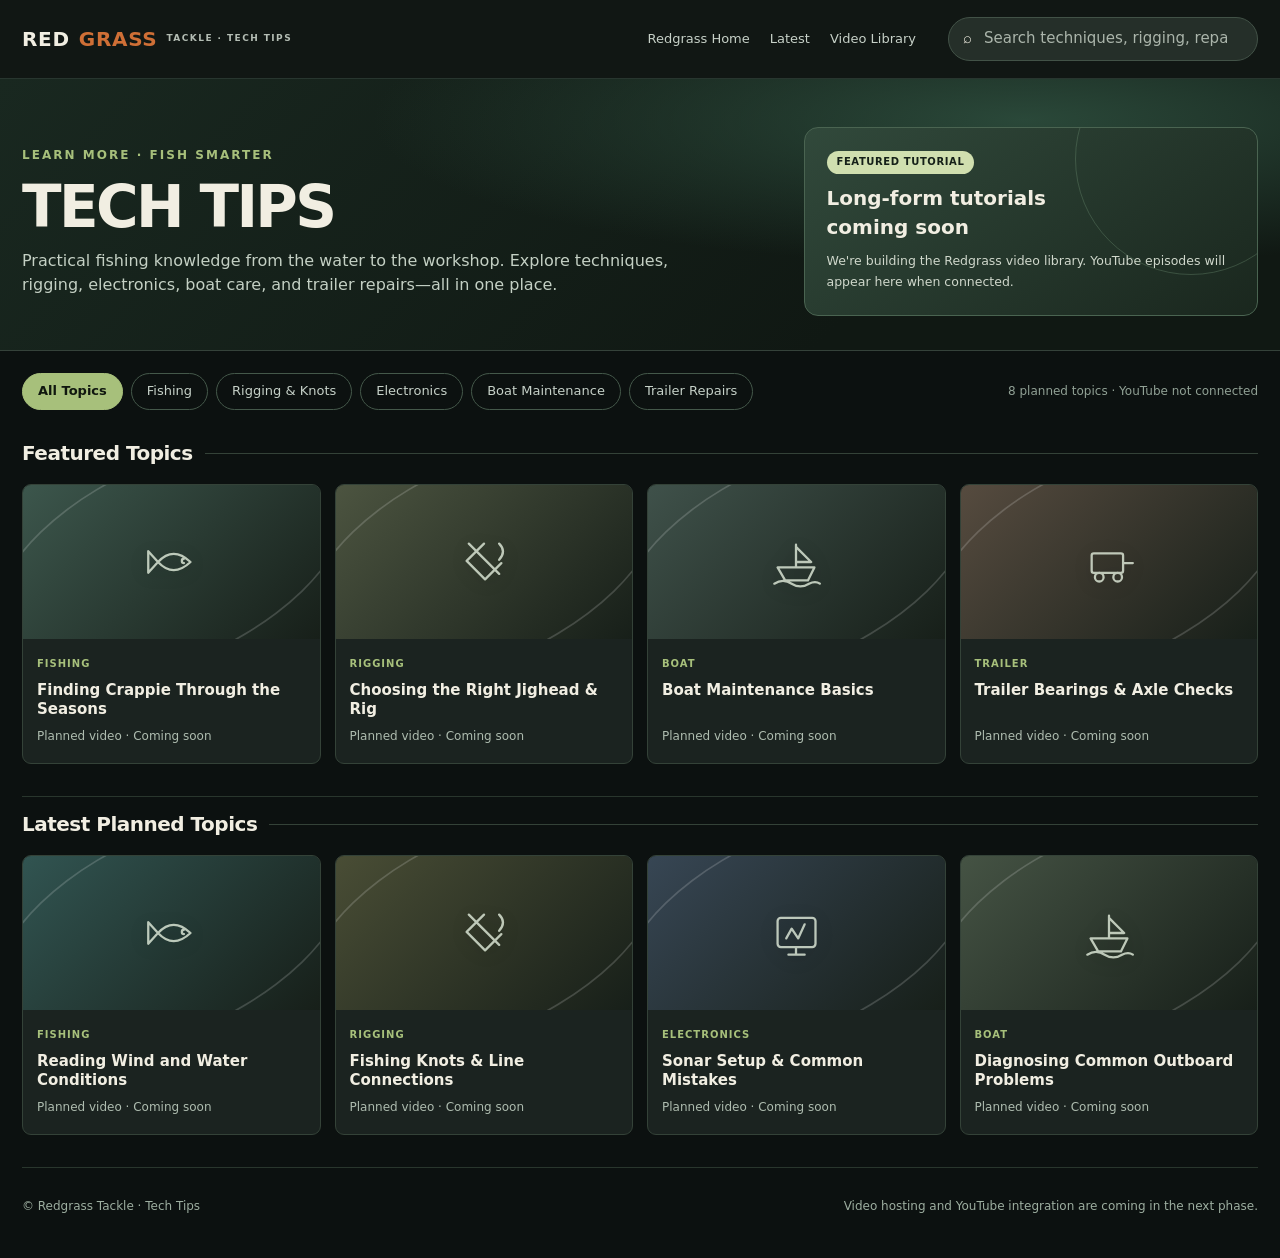
<file: tech-tips/index.html>
<!doctype html>
<html lang="en">
<head>
<meta charset="utf-8"><meta name="viewport" content="width=device-width,initial-scale=1">
<title>Tech Tips | Redgrass Tackle</title>
<meta name="description" content="Explore Redgrass Tackle's fishing, rigging, boat care, and trailer repair tutorials.">
<style>
:root{color-scheme:dark;--bg:#0c1110;--shell:#141a18;--surface:#1b2320;--line:#35423a;--green:#a7c07b;--cream:#f1eee2;--muted:#b4bdb4;--rust:#cf6f36;--radius:12px}*{box-sizing:border-box}
body{margin:0;background:var(--bg);color:var(--cream);font:15px/1.45 system-ui,Segoe UI,Arial,sans-serif}
[hidden]{display:none!important}html{overflow-x:hidden}body{min-height:100vh}
a{color:inherit;text-decoration:none}button,input{font:inherit}button{cursor:pointer}
header{border-bottom:1px solid #28362f;background:#111714}
.container{width:min(1280px,calc(100% - 44px));margin:auto}
.nav{display:flex;align-items:center;gap:24px;min-height:78px}
.logo{display:flex;gap:9px;align-items:center;font-size:20px;letter-spacing:.035em;font-weight:800;white-space:nowrap}
.logo b{color:var(--rust)}.logo span{display:block;font-size:9px;font-weight:600;letter-spacing:.16em;color:var(--muted)}
nav{display:flex;gap:20px;margin-left:auto}nav a{font-size:13px;color:#c7d1c8}nav a:hover{color:white}
.search{margin-left:8px;display:flex;align-items:center;gap:10px;width:min(310px,35vw);background:#252f29;border:1px solid #425247;border-radius:32px;padding:9px 14px}
.search input{min-width:0;width:100%;outline:0;border:0;color:white;background:transparent}.search input::placeholder{color:#abb5ab}
.hero{padding:48px 0 34px;background:radial-gradient(ellipse at 80% 15%,#2a4839 0%,transparent 45%),linear-gradient(135deg,#192820,#101813 70%);border-bottom:1px solid var(--line)}
.kicker{font-size:12px;color:var(--green);font-weight:800;letter-spacing:.17em;text-transform:uppercase}
.hero h1{font-size:clamp(32px,5.5vw,58px);letter-spacing:-.045em;line-height:1.05;margin:12px 0 12px}
.hero p{max-width:650px;color:#c4d0c4;font-size:16px;margin:0}
.hero-layout{display:grid;grid-template-columns:1.25fr .75fr;gap:24px;align-items:center}
.feature{display:block;border:1px solid #4a6451;border-radius:14px;min-height:183px;position:relative;overflow:hidden;padding:22px;background:linear-gradient(145deg,#31493b,#1a271e)}
.feature:before{content:"";position:absolute;width:230px;height:230px;border:1px solid #68886b;border-radius:50%;right:-50px;top:-85px;opacity:.4}
.feature strong{display:block;font-size:20px;max-width:260px;margin:10px 0 8px}.feature small{color:#d0d8cc}
.pill{display:inline-block;border-radius:18px;padding:4px 10px;font-size:10px;background:#d0dfaf;color:#152018;font-weight:800;letter-spacing:.06em}
.controls{padding:22px 0 16px;display:flex;align-items:center;gap:8px;flex-wrap:wrap}
.filter{border:1px solid #44584a;border-radius:25px;padding:8px 15px;background:transparent;color:#c6d1c8;font-size:13px}
.filter[aria-pressed="true"]{background:var(--green);color:#10170f;border-color:var(--green);font-weight:800}
.stats{margin-left:auto;color:#91a195;font-size:12px}
section.rowsection{padding:13px 0 32px;border-bottom:1px solid #29362d}
.section-heading{display:flex;align-items:center;gap:12px;margin:0 0 16px}.section-heading h2{font-size:20px;margin:0;letter-spacing:-.025em}
.rule{height:1px;background:#344238;flex:1}
.cards{display:grid;grid-template-columns:repeat(4,minmax(0,1fr));gap:14px}
.card{background:var(--surface);border:1px solid #344238;border-radius:9px;overflow:hidden;text-align:left;min-width:0}
.card:hover{border-color:#89a774;transform:translateY(-2px);transition:.15s}
.thumb{height:154px;display:flex;align-items:center;justify-content:center;position:relative;background:var(--tile);overflow:hidden}
.thumb:before{content:"";position:absolute;inset:12%;border:1px solid #ffffff2b;border-radius:50%;transform:scale(1.7) rotate(-25deg)}
.thumb svg{width:52px;height:52px;opacity:.8;filter:drop-shadow(0 3px 10px #0004)}
.card-body{padding:13px 14px 18px}.tag{color:var(--green);text-transform:uppercase;font-size:10px;letter-spacing:.1em;font-weight:800}
.card-title{display:block;font-size:15px;font-weight:750;line-height:1.3;margin:7px 0;min-height:40px}
.card p{color:#aebcaf;font-size:12px;margin:0}
.empty{border:1px dashed #4f5e52;padding:32px;text-align:center;color:#b8c6ba;border-radius:10px;margin:15px 0 40px}
footer{padding:30px 0 42px;color:#9daea0;font-size:12px}
footer .container{display:flex;justify-content:space-between;gap:15px;flex-wrap:wrap}
.sr{position:absolute;width:1px;height:1px;overflow:hidden;clip:rect(0,0,0,0)}
@media(max-width:950px){.nav{flex-wrap:wrap;padding:18px 0}.search{order:3;width:100%;margin-left:0;max-width:100%}nav{margin-left:auto}.hero-layout{grid-template-columns:1fr}.cards{grid-template-columns:repeat(3,minmax(0,1fr))}}
@media(max-width:660px){.container{width:min(100% - 30px,1280px)}.nav{gap:14px}nav{overflow-x:auto;width:100%;margin:0;order:2}.hero{padding:32px 0}.cards{grid-template-columns:repeat(2,minmax(0,1fr));gap:10px}.thumb{height:110px}.card-body{padding:11px}.card-title{font-size:13px}.section-heading h2{font-size:18px}.stats{width:100%;margin-left:0}}
</style>
</head>
<body>
<header><div class="container nav"><a class="logo" href="../" aria-label="Redgrass Tackle">RED<b>GRASS</b><span>TACKLE · TECH TIPS</span></a><nav aria-label="Main"><a href="../">Redgrass Home</a><a href="#latest">Latest</a><a href="#library">Video Library</a></nav><label class="search"><span aria-hidden="true">⌕</span><span class="sr">Search tutorials</span><input id="search" placeholder="Search techniques, rigging, repairs…" type="search"></label></div></header>
<main>
<div class="hero"><div class="container hero-layout"><div><div class="kicker">Learn more · Fish smarter</div><h1>TECH TIPS</h1><p>Practical fishing knowledge from the water to the workshop. Explore techniques, rigging, electronics, boat care, and trailer repairs—all in one place.</p></div><div class="feature"><span class="pill">FEATURED TUTORIAL</span><strong>Long-form tutorials coming soon</strong><small>We're building the Redgrass video library. YouTube episodes will appear here when connected.</small></div></div></div>
<div class="container" id="library"><div class="controls" role="group" aria-label="Filter tutorials"><button class="filter" data-filter="All" aria-pressed="true">All Topics</button><button class="filter" data-filter="Fishing">Fishing</button><button class="filter" data-filter="Rigging">Rigging & Knots</button><button class="filter" data-filter="Electronics">Electronics</button><button class="filter" data-filter="Boat">Boat Maintenance</button><button class="filter" data-filter="Trailer">Trailer Repairs</button><div class="stats" id="stats" aria-live="polite">Topic previews · Videos not linked yet</div></div>
<section class="rowsection" id="featured"><div class="section-heading"><h2>Featured Topics</h2><div class="rule"></div></div><div id="cards" class="cards"></div></section>
<section class="rowsection" id="latest"><div class="section-heading"><h2>Latest Planned Topics</h2><div class="rule"></div></div><div id="latest-cards" class="cards"></div></section>
<div class="empty" id="empty" hidden>No topics match that search. Try another term or category.</div></div>
</main>
<footer><div class="container"><span>© Redgrass Tackle · Tech Tips</span><span>Video hosting and YouTube integration are coming in the next phase.</span></div></footer>
<script>
"use strict";
// In Wix, the native site header already provides Home and brand navigation.
if(new URLSearchParams(location.search).get("embed")==="1"){document.querySelector(".logo").hidden=true;document.querySelector("nav a").hidden=true;}

// These are clearly labeled topic placeholders, not published videos.
const topics=[
{category:"Fishing",title:"Finding Crappie Through the Seasons",description:"Planned tutorial",color:"#3c564c",icon:"fish"},
{category:"Rigging",title:"Choosing the Right Jighead & Rig",description:"Planned tutorial",color:"#4c5440",icon:"rig"},
{category:"Boat",title:"Boat Maintenance Basics",description:"Planned tutorial",color:"#3f514a",icon:"boat"},
{category:"Trailer",title:"Trailer Bearings & Axle Checks",description:"Planned tutorial",color:"#564b3f",icon:"trailer"},
{category:"Fishing",title:"Reading Wind and Water Conditions",description:"Planned tutorial",color:"#315451",icon:"fish"},
{category:"Rigging",title:"Fishing Knots & Line Connections",description:"Planned tutorial",color:"#494d35",icon:"rig"},
{category:"Electronics",title:"Sonar Setup & Common Mistakes",description:"Planned tutorial",color:"#374654",icon:"screen"},
{category:"Boat",title:"Diagnosing Common Outboard Problems",description:"Planned tutorial",color:"#455344",icon:"boat"}
];
const icons={fish:'<path d="M12 24 Q26 9 42 24 Q26 39 12 24Z M12 24 L3 14 L3 34Z M36 21 a2 2 0 1 0 0 4"/>',rig:'<path d="M10 7 L38 35 M24 7 L8 23 L25 40 L40 25 M38 7 Q45 14 38 22"/>',boat:'<path d="M7 29 H41 L35 41 H14Z M24 8 V29 M24 10 L38 24 H24 M4 44 Q12 39 20 44 Q28 49 36 44 Q42 41 46 44"/>',trailer:'<rect x="8" y="16" width="29" height="18" rx="2"/><circle cx="15" cy="38" r="4"/><circle cx="32" cy="38" r="4"/><path d="M37 25 L46 25"/>',screen:'<rect x="7" y="10" width="35" height="27" rx="3"/><path d="M15 29 L20 20 L26 29 L32 16 M17 44 H32 M24 37 V44"/>'};
const shell=document.getElementById("cards"),search=document.getElementById("search"),stats=document.getElementById("stats"),empty=document.getElementById("empty");
let category="All";const esc=s=>String(s).replace(/[&<>"']/g,x=>({"&":"&amp;","<":"&lt;",">":"&gt;",'"':"&quot;","'":"&#39;"}[x]));
function render(){const needle=search.value.toLowerCase().trim();const filtered=topics.filter(t=>(category==="All"||t.category===category)&&[t.title,t.category].some(s=>s.toLowerCase().includes(needle)));
shell.replaceChildren();const latestShell=document.getElementById("latest-cards");latestShell.replaceChildren();filtered.forEach(t=>{const item=document.createElement("article");item.className="card";item.innerHTML='<div class="thumb" style="--tile:linear-gradient(135deg,'+t.color+',#171f19)"><svg viewBox="0 0 48 48" fill="none" stroke="#e2eddc" stroke-width="2.1" stroke-linecap="round" stroke-linejoin="round" aria-hidden="true">'+icons[t.icon]+'</svg></div><div class="card-body"><span class="tag">'+esc(t.category)+'</span><span class="card-title">'+esc(t.title)+'</span><p>Planned video · Coming soon</p></div>';(topics.indexOf(t)<4?shell:latestShell).appendChild(item)});
document.getElementById("featured").hidden=!shell.children.length;document.getElementById("latest").hidden=!latestShell.children.length;empty.hidden=filtered.length>0;stats.textContent=filtered.length+" planned topic"+(filtered.length===1?"":"s")+" · YouTube not connected";
}
document.querySelectorAll(".filter").forEach(btn=>btn.addEventListener("click",()=>{category=btn.dataset.filter;document.querySelectorAll(".filter").forEach(b=>b.setAttribute("aria-pressed",String(b===btn)));render()}));
search.addEventListener("input",render);render();
</script></body></html>
</file>
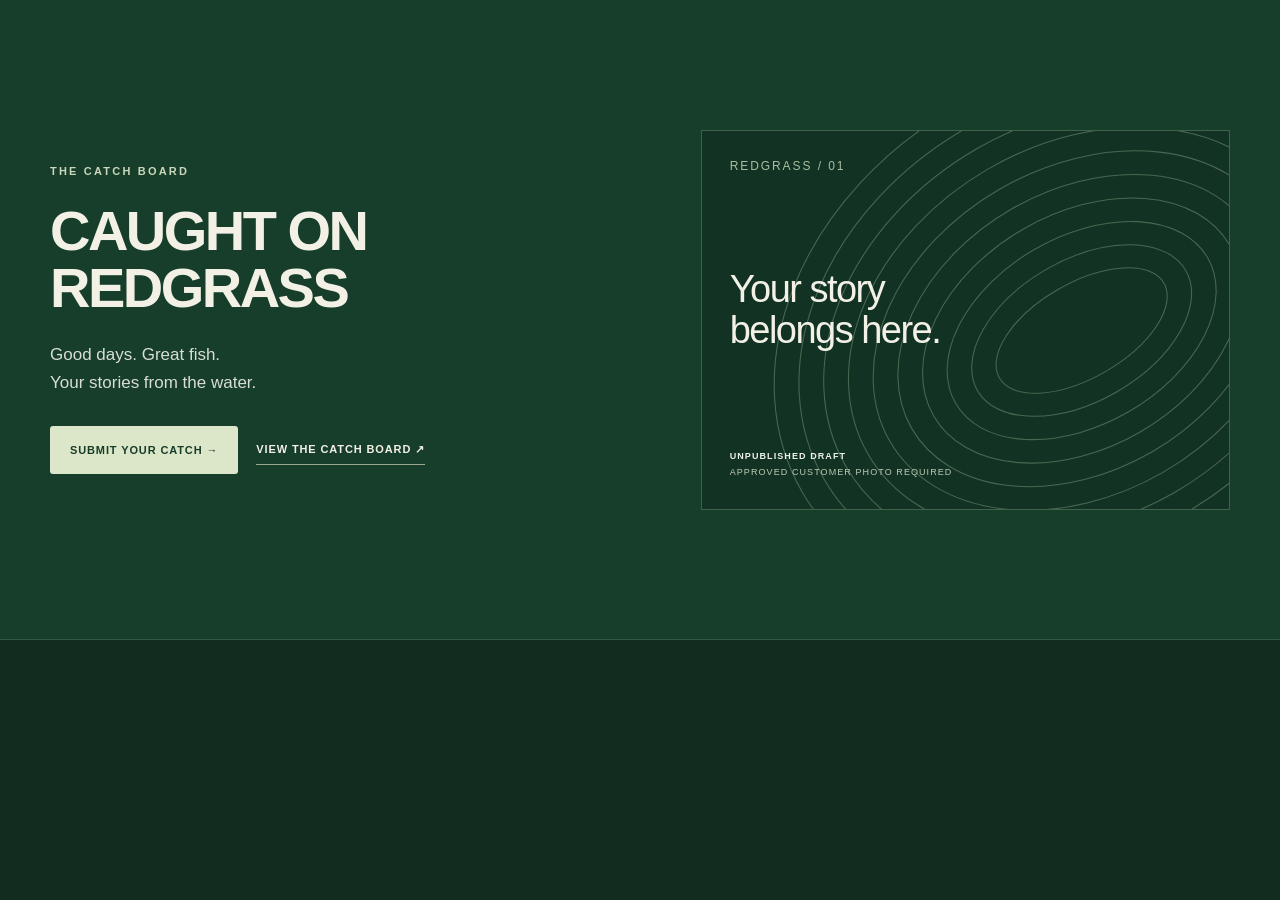
<file: community-draft/catch-board-banner.html>
<!doctype html><html lang="en"><meta charset="utf-8"><meta name="viewport" content="width=device-width,initial-scale=1"><title>The Catch Board | Redgrass</title><style>*{box-sizing:border-box}body{margin:0;background:#122c20;font-family:Arial,sans-serif;color:#f3f1e6}section{height:640px;display:grid;grid-template-columns:1.15fr 1fr;align-items:center;gap:42px;padding:54px 48px;border-bottom:1px solid #80917d44;background:#173e2b}section:nth-child(2){background:#1c2421}section:nth-child(3){background:#273e32}.eyebrow{font-size:11px;letter-spacing:.2em;font-weight:700;color:#cbd7bc}h2{font-size:clamp(36px,4.7vw,56px);line-height:1.02;letter-spacing:-.045em;margin:25px 0}p{color:#d8ded4;font-size:17px;line-height:1.6}.actions{display:flex;flex-wrap:wrap;gap:18px;align-items:center;margin-top:30px}a{color:inherit;text-decoration:none;font-size:11px;letter-spacing:.08em;font-weight:700}a.primary{background:#dce6c9;color:#173d29;padding:18px 20px;border-radius:3px}a.secondary{padding:8px 0;border-bottom:1px solid #9aa98c}a:hover{filter:brightness(1.15)}a:focus-visible{outline:3px solid #e9bd7e;outline-offset:5px}.art{height:380px;position:relative;border:1px solid #b3c5a74d;padding:28px;display:flex;flex-direction:column;justify-content:space-between;overflow:hidden;background:#0b1e1655}.art svg{position:absolute;inset:0;width:100%;height:100%;opacity:.35}.art>*:not(svg){position:relative}.number{font-size:12px;letter-spacing:.16em;color:#a9bea0}.art strong{font-size:38px;letter-spacing:-.04em;line-height:1.08;font-weight:400}.draft{font-size:9px;letter-spacing:.12em;line-height:1.8;color:#bfcbb6}.draft b{display:block;color:#eef1e7}@media(max-width:600px){section{padding:32px 24px;grid-template-columns:1fr;gap:24px;align-content:center}h2{font-size:37px;margin:16px 0}p{font-size:15px;margin:10px 0}.actions{gap:16px;margin-top:20px}a{font-size:10px}.art{height:150px;padding:18px}.art strong{font-size:24px}.number{display:none}.draft{font-size:8px}.art{flex-direction:row;align-items:center}.art strong{max-width:48%}.draft{max-width:45%}}section{position:relative;background:#173e2b!important;padding-left:max(48px,calc((100vw - 1180px)/2));padding-right:max(48px,calc((100vw - 1180px)/2))}.banner-link{position:absolute;inset:0;z-index:1}.actions{position:relative;z-index:2}@media(max-width:600px){section{padding-left:24px;padding-right:24px}}</style><section aria-labelledby="catch-board"><a class="banner-link" target="_top" aria-label="Explore The Catch Board" href="https://warrencooper10.wixsite.com/my-site-4/the-catch-board?rc=test-site"></a><div><div class="eyebrow">THE CATCH BOARD</div><h2 id="catch-board">CAUGHT ON<br>REDGRASS</h2><p>Good days. Great fish.<br>Your stories from the water.</p><div class="actions"><a class="primary" target="_top" href="https://warrencooper10.wixsite.com/my-site-4/the-catch-board?rc=test-site#submityourcatch">SUBMIT YOUR CATCH →</a><a class="secondary" target="_top" href="https://warrencooper10.wixsite.com/my-site-4/the-catch-board?rc=test-site">VIEW THE CATCH BOARD ↗</a></div></div><div class="art"><svg viewBox="0 0 500 500" preserveAspectRatio="xMidYMid slice" aria-hidden="true"><g fill="none" stroke="#b1c6a3" stroke-width="1"><ellipse cx="360" cy="260" rx="90" ry="45" transform="rotate(-30 360 260)"/><ellipse cx="360" cy="260" rx="114" ry="67" transform="rotate(-30 360 260)"/><ellipse cx="360" cy="260" rx="138" ry="89" transform="rotate(-30 360 260)"/><ellipse cx="360" cy="260" rx="162" ry="111" transform="rotate(-30 360 260)"/><ellipse cx="360" cy="260" rx="186" ry="133" transform="rotate(-30 360 260)"/><ellipse cx="360" cy="260" rx="210" ry="155" transform="rotate(-30 360 260)"/><ellipse cx="360" cy="260" rx="234" ry="177" transform="rotate(-30 360 260)"/><ellipse cx="360" cy="260" rx="258" ry="199" transform="rotate(-30 360 260)"/><ellipse cx="360" cy="260" rx="282" ry="221" transform="rotate(-30 360 260)"/><ellipse cx="360" cy="260" rx="306" ry="243" transform="rotate(-30 360 260)"/></g></svg><span class="number">REDGRASS / 01</span><strong>Your story<br>belongs here.</strong><span class="draft"><b>UNPUBLISHED DRAFT</b>APPROVED CUSTOMER PHOTO REQUIRED</span></div></section></html>
</file>
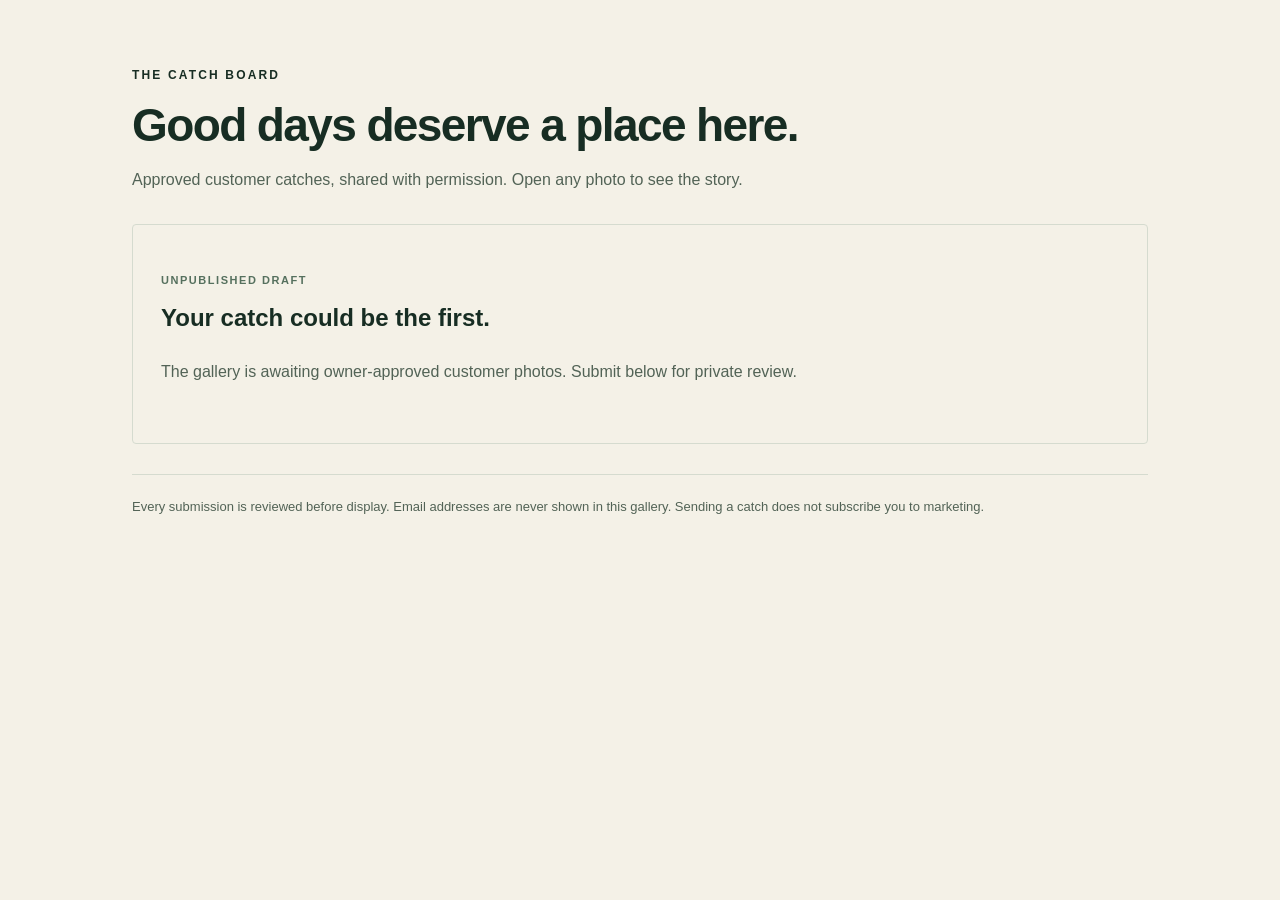
<file: community-draft/catch.html>
<!doctype html><html lang="en"><meta charset="utf-8"><meta name="viewport" content="width=device-width,initial-scale=1"><title>The Catch Board | Redgrass Tackle</title><style>:root{color-scheme:light;--ink:#172d23;--paper:#f4f1e7;--line:#d5dbcf}*{box-sizing:border-box}body{margin:0;background:var(--paper);color:var(--ink);font:16px/1.6 Arial,sans-serif}main{max-width:1100px;margin:auto;padding:54px 42px}header{max-width:720px;margin-bottom:32px}.eyebrow{font-size:12px;letter-spacing:.18em;font-weight:700}h2{font-size:clamp(30px,5vw,46px);line-height:1.08;letter-spacing:-.035em;margin:16px 0}p{margin:12px 0}.muted{color:#526356}.cards{display:grid;grid-template-columns:repeat(auto-fit,minmax(250px,1fr));gap:24px}.card,.empty{padding:28px;border:1px solid var(--line);border-radius:4px;background:#fff}.empty{background:transparent;min-height:220px;display:grid;align-content:center}.tag{font-size:11px;letter-spacing:.14em;font-weight:700;color:#55705e}h3{font-size:24px;line-height:1.2;margin:14px 0}dl{display:grid;grid-template-columns:100px 1fr;gap:7px 14px;margin:18px 0}dt{color:#526356}dd{margin:0}button,a.action{display:inline-block;border:1px solid var(--ink);border-radius:3px;padding:13px 20px;background:var(--ink);color:#fff;cursor:pointer;font:700 12px Arial;letter-spacing:.08em;text-decoration:none}button:focus-visible,a:focus-visible{outline:3px solid #ad713d;outline-offset:4px}img{display:block;width:100%;aspect-ratio:4/3;object-fit:cover}.note{border-top:1px solid var(--line);padding-top:22px;margin-top:30px;font-size:13px;color:#526356}dialog{border:0;max-width:860px;width:90vw;padding:20px;background:var(--paper)}dialog::backdrop{background:#08150fdd}dialog img{max-height:65vh;object-fit:contain;aspect-ratio:auto}dialog button{float:right;margin-bottom:15px}@media(max-width:600px){main{padding:32px 22px}.cards{grid-template-columns:1fr}.card,.empty{padding:22px}dl{grid-template-columns:80px 1fr}}</style><main><header><p class="eyebrow">THE CATCH BOARD</p><h2>Good days deserve a place here.</h2><p class="muted">Approved customer catches, shared with permission. Open any photo to see the story.</p></header><div class="cards" aria-live="polite"></div><p class="note">Every submission is reviewed before display. Email addresses are never shown in this gallery. Sending a catch does not subscribe you to marketing.</p></main><dialog aria-label="Catch photo and details"><button type="button">CLOSE PHOTO</button><div class="detail"></div></dialog><script>// Add only reviewed records with permission: {approved:true,displayPermission:true,name,photo,photoAlt,lake,bait,description,date}. Do not include email addresses.
const records=[];
const root=document.querySelector('.cards');function el(t,c,v){const n=document.createElement(t);if(c)n.className=c;if(v!==undefined)n.textContent=v;return n}function image(src,alt){const n=el('img');n.src=src;n.alt=alt;n.loading='lazy';return n}function field(dl,label,value){dl.append(el('dt','',label),el('dd','',value))}function link(url,label){const a=el('a','action',label);a.href=url;a.target='_top';return a}
const modal=document.querySelector('dialog');const close=()=>modal.close();modal.querySelector('button').addEventListener('click',close);modal.addEventListener('click',e=>{if(e.target===modal)close()});for(const item of records){if(!item.approved||!item.displayPermission||!item.name||!item.photo)continue;const c=el('article','card');const b=el('button','', 'OPEN CATCH');b.setAttribute('aria-label','Open '+item.name+' catch photo');b.addEventListener('click',()=>{const box=modal.querySelector('.detail');box.replaceChildren(image(item.photo,item.photoAlt||'Catch shared by '+item.name),el('h3','',item.name));for(const k of ['lake','bait','description','date'])if(item[k])box.append(el('p','',item[k]));modal.showModal()});c.append(image(item.photo,item.photoAlt||'Catch shared by '+item.name),el('h3','',item.name));if(item.lake)c.append(el('p','muted',item.lake));c.append(b);root.append(c)}
if(!root.children.length){const e=el('article','empty');e.append(el('span','tag','UNPUBLISHED DRAFT'),el('h3','',"Your catch could be the first."),el('p','muted',"The gallery is awaiting owner-approved customer photos. Submit below for private review."));root.append(e)}</script></html>
</file>
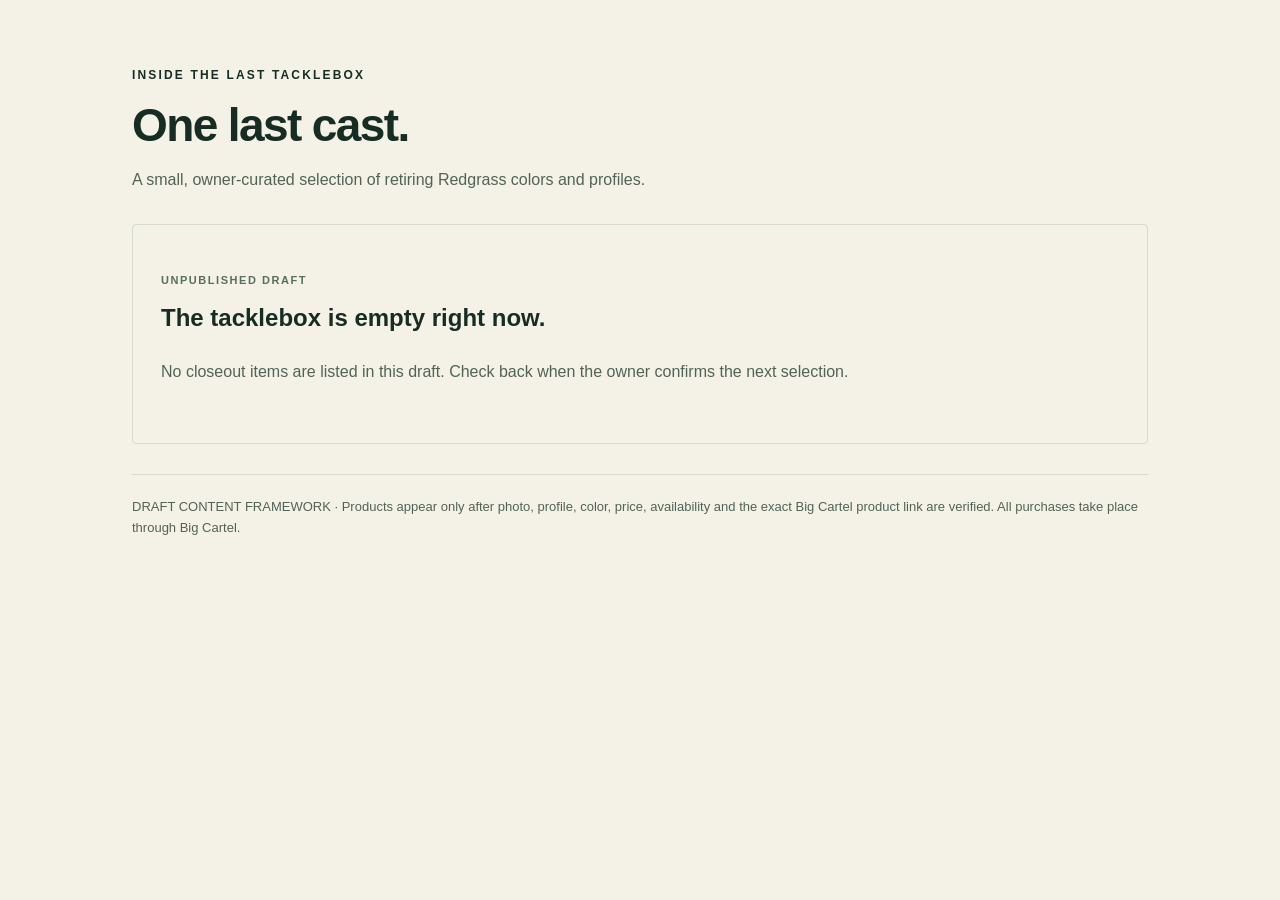
<file: community-draft/closeouts.html>
<!doctype html><html lang="en"><meta charset="utf-8"><meta name="viewport" content="width=device-width,initial-scale=1"><title>The Last Tacklebox | Redgrass Tackle</title><style>:root{color-scheme:light;--ink:#172d23;--paper:#f4f1e7;--line:#d5dbcf}*{box-sizing:border-box}body{margin:0;background:var(--paper);color:var(--ink);font:16px/1.6 Arial,sans-serif}main{max-width:1100px;margin:auto;padding:54px 42px}header{max-width:720px;margin-bottom:32px}.eyebrow{font-size:12px;letter-spacing:.18em;font-weight:700}h2{font-size:clamp(30px,5vw,46px);line-height:1.08;letter-spacing:-.035em;margin:16px 0}p{margin:12px 0}.muted{color:#526356}.cards{display:grid;grid-template-columns:repeat(auto-fit,minmax(250px,1fr));gap:24px}.card,.empty{padding:28px;border:1px solid var(--line);border-radius:4px;background:#fff}.empty{background:transparent;min-height:220px;display:grid;align-content:center}.tag{font-size:11px;letter-spacing:.14em;font-weight:700;color:#55705e}h3{font-size:24px;line-height:1.2;margin:14px 0}dl{display:grid;grid-template-columns:100px 1fr;gap:7px 14px;margin:18px 0}dt{color:#526356}dd{margin:0}button,a.action{display:inline-block;border:1px solid var(--ink);border-radius:3px;padding:13px 20px;background:var(--ink);color:#fff;cursor:pointer;font:700 12px Arial;letter-spacing:.08em;text-decoration:none}button:focus-visible,a:focus-visible{outline:3px solid #ad713d;outline-offset:4px}img{display:block;width:100%;aspect-ratio:4/3;object-fit:cover}.note{border-top:1px solid var(--line);padding-top:22px;margin-top:30px;font-size:13px;color:#526356}dialog{border:0;max-width:860px;width:90vw;padding:20px;background:var(--paper)}dialog::backdrop{background:#08150fdd}dialog img{max-height:65vh;object-fit:contain;aspect-ratio:auto}dialog button{float:right;margin-bottom:15px}@media(max-width:600px){main{padding:32px 22px}.cards{grid-template-columns:1fr}.card,.empty{padding:22px}dl{grid-template-columns:80px 1fr}}</style><main><header><p class="eyebrow">INSIDE THE LAST TACKLEBOX</p><h2>One last cast.</h2><p class="muted">A small, owner-curated selection of retiring Redgrass colors and profiles.</p></header><div class="cards" aria-live="polite"></div><p class="note">DRAFT CONTENT FRAMEWORK · Products appear only after photo, profile, color, price, availability and the exact Big Cartel product link are verified. All purchases take place through Big Cartel.</p></main><script>function validProduct(s){try{const u=new URL(s);return u.protocol==="https:"&&["redgrasstackle.com","www.redgrasstackle.com"].includes(u.hostname)&&u.pathname.startsWith("/product/")}catch{return false}}// Add only owner-verified closeouts: {verified:true,name,profile,color,photo,photoAlt,priceLabel,discountLabel,availability,productUrl}. Use confirmed display strings; never infer half-pack prices or stock.
const records=[];
const root=document.querySelector('.cards');function el(t,c,v){const n=document.createElement(t);if(c)n.className=c;if(v!==undefined)n.textContent=v;return n}function image(src,alt){const n=el('img');n.src=src;n.alt=alt;n.loading='lazy';return n}function field(dl,label,value){dl.append(el('dt','',label),el('dd','',value))}function link(url,label){const a=el('a','action',label);a.href=url;a.target='_top';return a}
for(const item of records){if(!item.verified||!['name','profile','color','photo','priceLabel','availability','productUrl'].every(k=>item[k])||!validProduct(item.productUrl))continue;const c=el('article','card');c.append(image(item.photo,item.photoAlt||item.name+' — '+item.color),el('span','tag',item.availability),el('h3','',item.name));const dl=el('dl');for(const [l,k]of [['Profile','profile'],['Color','color'],['Price','priceLabel']])field(dl,l,item[k]);if(item.discountLabel)field(dl,'Discount',item.discountLabel);c.append(dl);if(item.availability.toLowerCase()==='sold out')c.append(el('p','muted','Sold out. This selection is no longer available.'));else c.append(link(item.productUrl,'VIEW IN THE STORE'));root.append(c)}
if(!root.children.length){const e=el('article','empty');e.append(el('span','tag','UNPUBLISHED DRAFT'),el('h3','',"The tacklebox is empty right now."),el('p','muted',"No closeout items are listed in this draft. Check back when the owner confirms the next selection."));root.append(e)}</script></html>
</file>
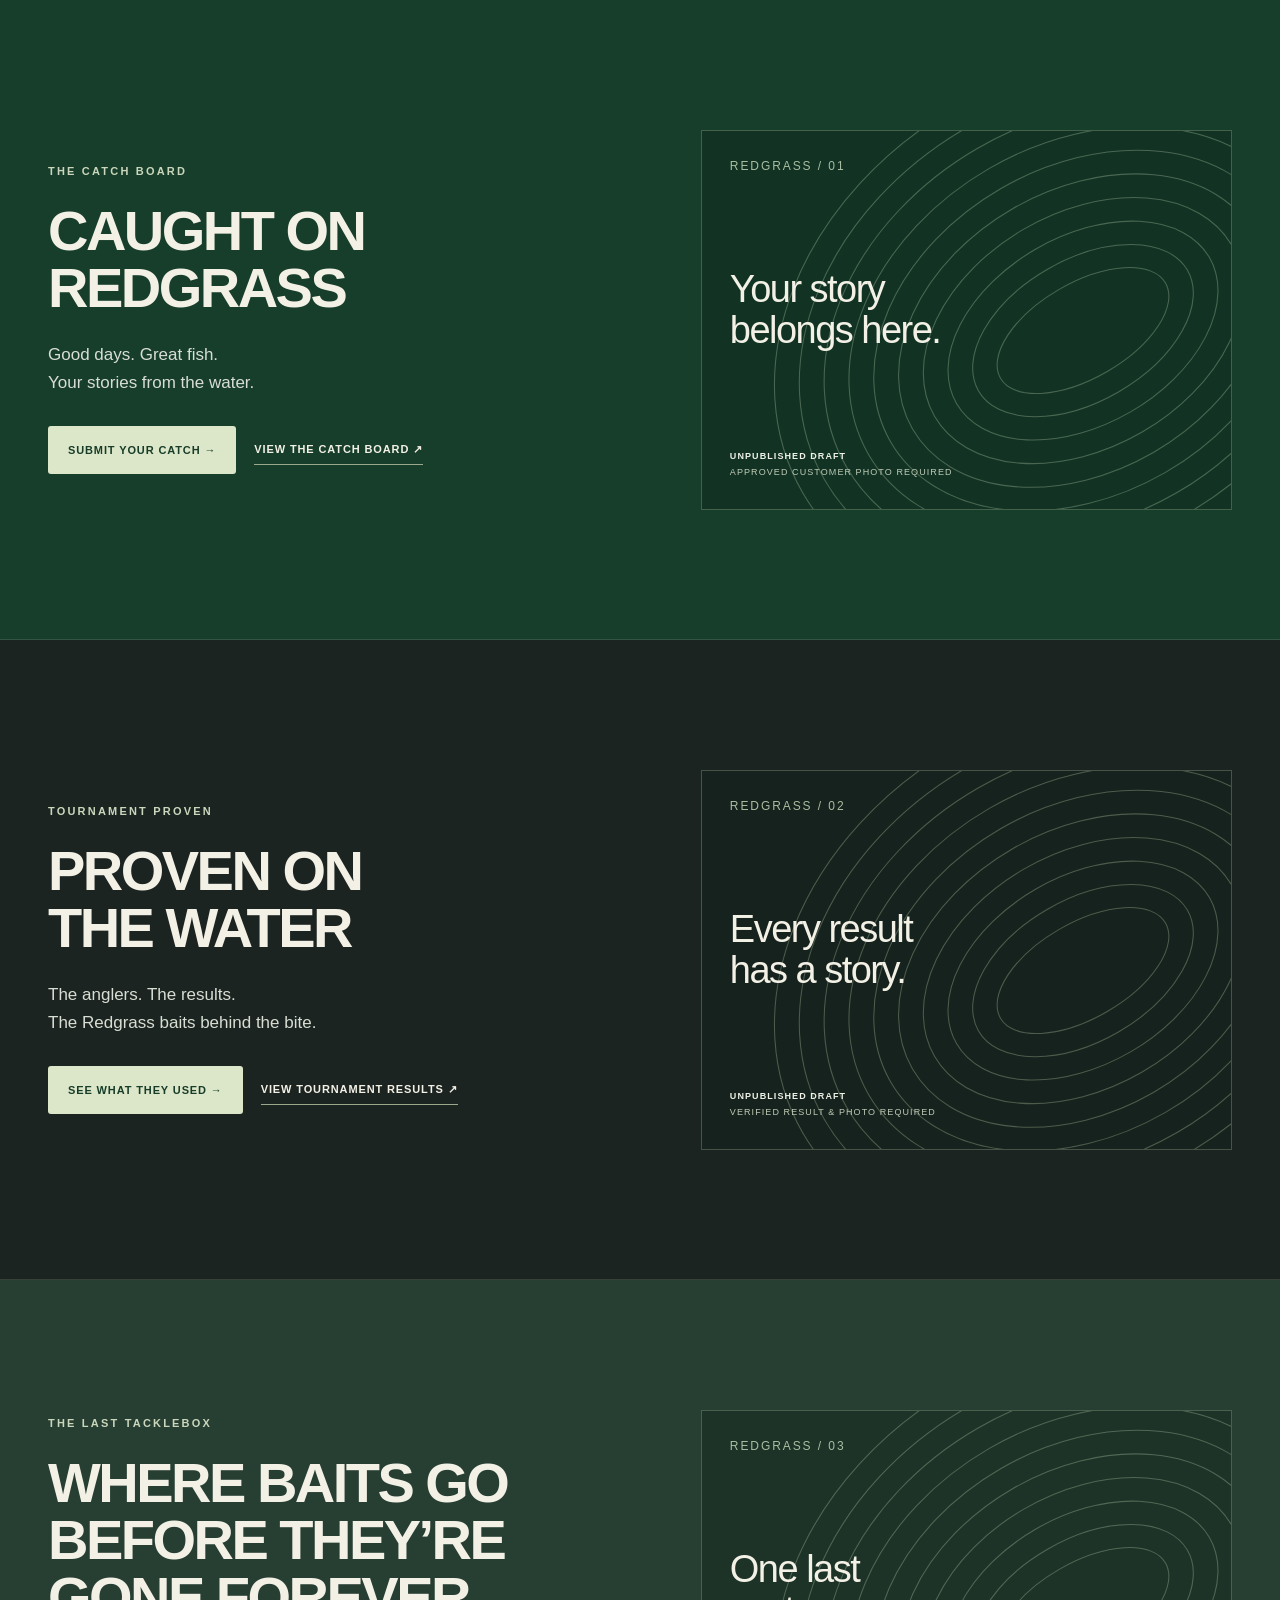
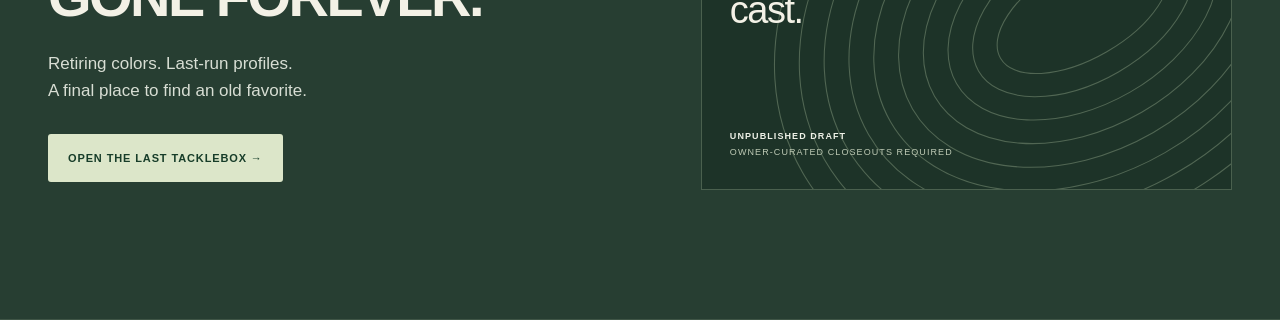
<file: community-draft/homepage-banners.html>
<!-- LEGACY PRE-SPLIT SNAPSHOT: no longer installed. Current Wix home uses catch-board-banner.html, tournament-proven-banner.html and last-tacklebox-banner.html in three independent native sections. -->
<!doctype html><html lang="en"><meta charset="utf-8"><meta name="viewport" content="width=device-width,initial-scale=1"><title>Redgrass Community</title><style>*{box-sizing:border-box}body{margin:0;background:#122c20;font-family:Arial,sans-serif;color:#f3f1e6}section{height:640px;display:grid;grid-template-columns:1.15fr 1fr;align-items:center;gap:42px;padding:54px 48px;border-bottom:1px solid #80917d44;background:#173e2b}section:nth-child(2){background:#1c2421}section:nth-child(3){background:#273e32}.eyebrow{font-size:11px;letter-spacing:.2em;font-weight:700;color:#cbd7bc}h2{font-size:clamp(36px,4.7vw,56px);line-height:1.02;letter-spacing:-.045em;margin:25px 0}p{color:#d8ded4;font-size:17px;line-height:1.6}.actions{display:flex;flex-wrap:wrap;gap:18px;align-items:center;margin-top:30px}a{color:inherit;text-decoration:none;font-size:11px;letter-spacing:.08em;font-weight:700}a.primary{background:#dce6c9;color:#173d29;padding:18px 20px;border-radius:3px}a.secondary{padding:8px 0;border-bottom:1px solid #9aa98c}a:hover{filter:brightness(1.15)}a:focus-visible{outline:3px solid #e9bd7e;outline-offset:5px}.art{height:380px;position:relative;border:1px solid #b3c5a74d;padding:28px;display:flex;flex-direction:column;justify-content:space-between;overflow:hidden;background:#0b1e1655}.art svg{position:absolute;inset:0;width:100%;height:100%;opacity:.35}.art>*:not(svg){position:relative}.number{font-size:12px;letter-spacing:.16em;color:#a9bea0}.art strong{font-size:38px;letter-spacing:-.04em;line-height:1.08;font-weight:400}.draft{font-size:9px;letter-spacing:.12em;line-height:1.8;color:#bfcbb6}.draft b{display:block;color:#eef1e7}@media(max-width:600px){section{padding:32px 24px;grid-template-columns:1fr;gap:24px;align-content:center}h2{font-size:37px;margin:16px 0}p{font-size:15px;margin:10px 0}.actions{gap:16px;margin-top:20px}a{font-size:10px}.art{height:150px;padding:18px}.art strong{font-size:24px}.number{display:none}.draft{font-size:8px}.art{flex-direction:row;align-items:center}.art strong{max-width:48%}.draft{max-width:45%}}</style><section aria-labelledby="catch-board"><div><div class="eyebrow">THE CATCH BOARD</div><h2 id="catch-board">CAUGHT ON<br>REDGRASS</h2><p>Good days. Great fish.<br>Your stories from the water.</p><div class="actions"><a class="primary" target="_top" href="https://warrencooper10.wixsite.com/my-site-4/the-catch-board?rc=test-site#submityourcatch">SUBMIT YOUR CATCH →</a><a class="secondary" target="_top" href="https://warrencooper10.wixsite.com/my-site-4/the-catch-board?rc=test-site">VIEW THE CATCH BOARD ↗</a></div></div><div class="art"><svg viewBox="0 0 500 500" preserveAspectRatio="xMidYMid slice" aria-hidden="true"><g fill="none" stroke="#b1c6a3" stroke-width="1"><ellipse cx="360" cy="260" rx="90" ry="45" transform="rotate(-30 360 260)"/><ellipse cx="360" cy="260" rx="114" ry="67" transform="rotate(-30 360 260)"/><ellipse cx="360" cy="260" rx="138" ry="89" transform="rotate(-30 360 260)"/><ellipse cx="360" cy="260" rx="162" ry="111" transform="rotate(-30 360 260)"/><ellipse cx="360" cy="260" rx="186" ry="133" transform="rotate(-30 360 260)"/><ellipse cx="360" cy="260" rx="210" ry="155" transform="rotate(-30 360 260)"/><ellipse cx="360" cy="260" rx="234" ry="177" transform="rotate(-30 360 260)"/><ellipse cx="360" cy="260" rx="258" ry="199" transform="rotate(-30 360 260)"/><ellipse cx="360" cy="260" rx="282" ry="221" transform="rotate(-30 360 260)"/><ellipse cx="360" cy="260" rx="306" ry="243" transform="rotate(-30 360 260)"/></g></svg><span class="number">REDGRASS / 01</span><strong>Your story<br>belongs here.</strong><span class="draft"><b>UNPUBLISHED DRAFT</b>APPROVED CUSTOMER PHOTO REQUIRED</span></div></section><section aria-labelledby="tournament-proven"><div><div class="eyebrow">TOURNAMENT PROVEN</div><h2 id="tournament-proven">PROVEN ON<br>THE WATER</h2><p>The anglers. The results.<br>The Redgrass baits behind the bite.</p><div class="actions"><a class="primary" target="_top" href="https://warrencooper10.wixsite.com/my-site-4/tournament-wins?rc=test-site#submityourcatch">SEE WHAT THEY USED →</a><a class="secondary" target="_top" href="https://warrencooper10.wixsite.com/my-site-4/tournament-wins?rc=test-site">VIEW TOURNAMENT RESULTS ↗</a></div></div><div class="art"><svg viewBox="0 0 500 500" preserveAspectRatio="xMidYMid slice" aria-hidden="true"><g fill="none" stroke="#b1c6a3" stroke-width="1"><ellipse cx="360" cy="260" rx="90" ry="45" transform="rotate(-30 360 260)"/><ellipse cx="360" cy="260" rx="114" ry="67" transform="rotate(-30 360 260)"/><ellipse cx="360" cy="260" rx="138" ry="89" transform="rotate(-30 360 260)"/><ellipse cx="360" cy="260" rx="162" ry="111" transform="rotate(-30 360 260)"/><ellipse cx="360" cy="260" rx="186" ry="133" transform="rotate(-30 360 260)"/><ellipse cx="360" cy="260" rx="210" ry="155" transform="rotate(-30 360 260)"/><ellipse cx="360" cy="260" rx="234" ry="177" transform="rotate(-30 360 260)"/><ellipse cx="360" cy="260" rx="258" ry="199" transform="rotate(-30 360 260)"/><ellipse cx="360" cy="260" rx="282" ry="221" transform="rotate(-30 360 260)"/><ellipse cx="360" cy="260" rx="306" ry="243" transform="rotate(-30 360 260)"/></g></svg><span class="number">REDGRASS / 02</span><strong>Every result<br>has a story.</strong><span class="draft"><b>UNPUBLISHED DRAFT</b>VERIFIED RESULT & PHOTO REQUIRED</span></div></section><section aria-labelledby="last-tacklebox"><div><div class="eyebrow">THE LAST TACKLEBOX</div><h2 id="last-tacklebox">WHERE BAITS GO<br>BEFORE THEY’RE<br>GONE FOREVER.</h2><p>Retiring colors. Last-run profiles.<br>A final place to find an old favorite.</p><div class="actions"><a class="primary" target="_top" href="https://warrencooper10.wixsite.com/my-site-4/the-last-tacklebox?rc=test-site">OPEN THE LAST TACKLEBOX →</a></div></div><div class="art"><svg viewBox="0 0 500 500" preserveAspectRatio="xMidYMid slice" aria-hidden="true"><g fill="none" stroke="#b1c6a3" stroke-width="1"><ellipse cx="360" cy="260" rx="90" ry="45" transform="rotate(-30 360 260)"/><ellipse cx="360" cy="260" rx="114" ry="67" transform="rotate(-30 360 260)"/><ellipse cx="360" cy="260" rx="138" ry="89" transform="rotate(-30 360 260)"/><ellipse cx="360" cy="260" rx="162" ry="111" transform="rotate(-30 360 260)"/><ellipse cx="360" cy="260" rx="186" ry="133" transform="rotate(-30 360 260)"/><ellipse cx="360" cy="260" rx="210" ry="155" transform="rotate(-30 360 260)"/><ellipse cx="360" cy="260" rx="234" ry="177" transform="rotate(-30 360 260)"/><ellipse cx="360" cy="260" rx="258" ry="199" transform="rotate(-30 360 260)"/><ellipse cx="360" cy="260" rx="282" ry="221" transform="rotate(-30 360 260)"/><ellipse cx="360" cy="260" rx="306" ry="243" transform="rotate(-30 360 260)"/></g></svg><span class="number">REDGRASS / 03</span><strong>One last<br>cast.</strong><span class="draft"><b>UNPUBLISHED DRAFT</b>OWNER-CURATED CLOSEOUTS REQUIRED</span></div></section></html>
</file>
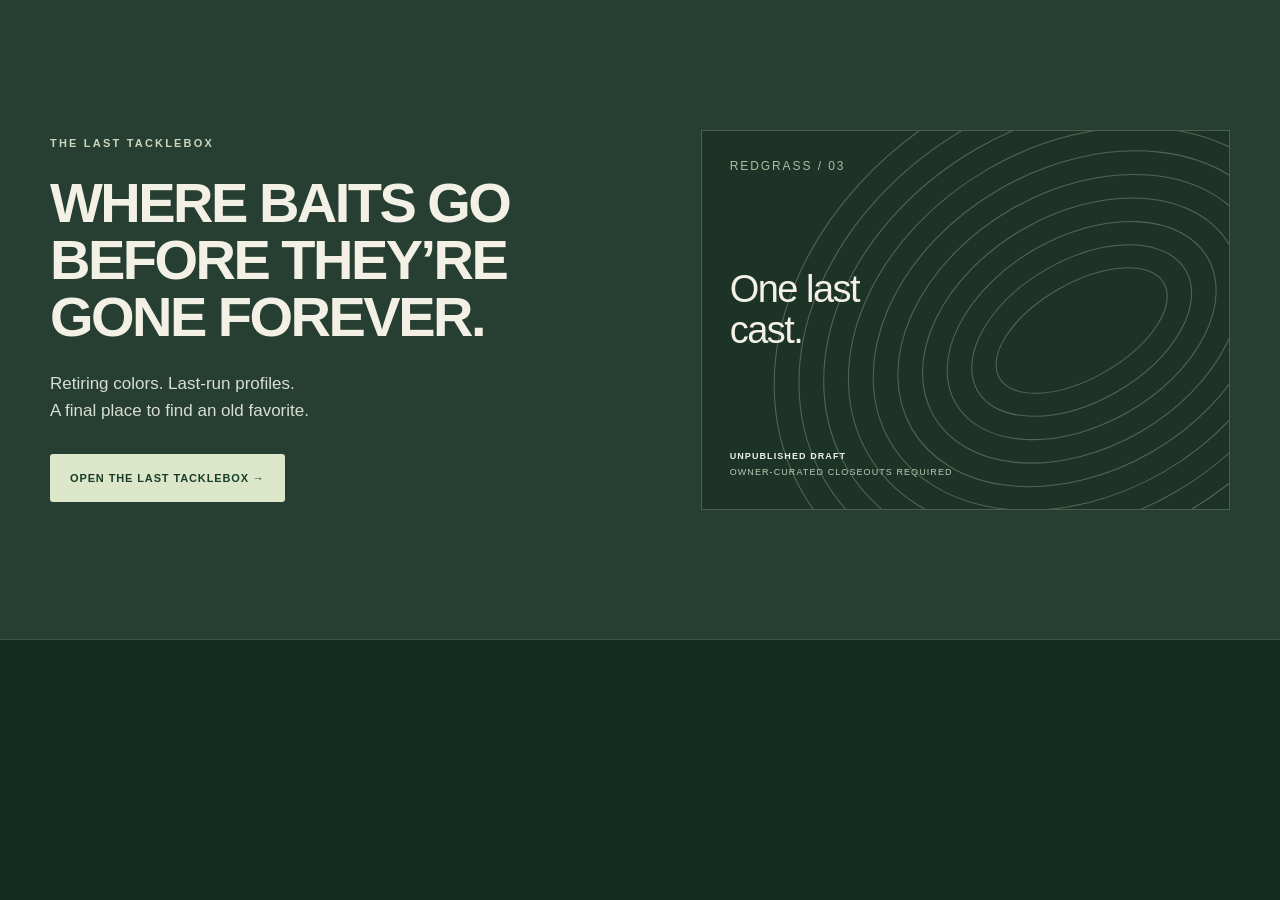
<file: community-draft/last-tacklebox-banner.html>
<!doctype html><html lang="en"><meta charset="utf-8"><meta name="viewport" content="width=device-width,initial-scale=1"><title>The Last Tacklebox | Redgrass</title><style>*{box-sizing:border-box}body{margin:0;background:#122c20;font-family:Arial,sans-serif;color:#f3f1e6}section{height:640px;display:grid;grid-template-columns:1.15fr 1fr;align-items:center;gap:42px;padding:54px 48px;border-bottom:1px solid #80917d44;background:#173e2b}section:nth-child(2){background:#1c2421}section:nth-child(3){background:#273e32}.eyebrow{font-size:11px;letter-spacing:.2em;font-weight:700;color:#cbd7bc}h2{font-size:clamp(36px,4.7vw,56px);line-height:1.02;letter-spacing:-.045em;margin:25px 0}p{color:#d8ded4;font-size:17px;line-height:1.6}.actions{display:flex;flex-wrap:wrap;gap:18px;align-items:center;margin-top:30px}a{color:inherit;text-decoration:none;font-size:11px;letter-spacing:.08em;font-weight:700}a.primary{background:#dce6c9;color:#173d29;padding:18px 20px;border-radius:3px}a.secondary{padding:8px 0;border-bottom:1px solid #9aa98c}a:hover{filter:brightness(1.15)}a:focus-visible{outline:3px solid #e9bd7e;outline-offset:5px}.art{height:380px;position:relative;border:1px solid #b3c5a74d;padding:28px;display:flex;flex-direction:column;justify-content:space-between;overflow:hidden;background:#0b1e1655}.art svg{position:absolute;inset:0;width:100%;height:100%;opacity:.35}.art>*:not(svg){position:relative}.number{font-size:12px;letter-spacing:.16em;color:#a9bea0}.art strong{font-size:38px;letter-spacing:-.04em;line-height:1.08;font-weight:400}.draft{font-size:9px;letter-spacing:.12em;line-height:1.8;color:#bfcbb6}.draft b{display:block;color:#eef1e7}@media(max-width:600px){section{padding:32px 24px;grid-template-columns:1fr;gap:24px;align-content:center}h2{font-size:37px;margin:16px 0}p{font-size:15px;margin:10px 0}.actions{gap:16px;margin-top:20px}a{font-size:10px}.art{height:150px;padding:18px}.art strong{font-size:24px}.number{display:none}.draft{font-size:8px}.art{flex-direction:row;align-items:center}.art strong{max-width:48%}.draft{max-width:45%}}section{position:relative;background:#273e32!important;padding-left:max(48px,calc((100vw - 1180px)/2));padding-right:max(48px,calc((100vw - 1180px)/2))}.banner-link{position:absolute;inset:0;z-index:1}.actions{position:relative;z-index:2}@media(max-width:600px){section{padding-left:24px;padding-right:24px}}</style><section aria-labelledby="last-tacklebox"><a class="banner-link" target="_top" aria-label="Explore The Last Tacklebox" href="https://warrencooper10.wixsite.com/my-site-4/the-last-tacklebox?rc=test-site"></a><div><div class="eyebrow">THE LAST TACKLEBOX</div><h2 id="last-tacklebox">WHERE BAITS GO<br>BEFORE THEY’RE<br>GONE FOREVER.</h2><p>Retiring colors. Last-run profiles.<br>A final place to find an old favorite.</p><div class="actions"><a class="primary" target="_top" href="https://warrencooper10.wixsite.com/my-site-4/the-last-tacklebox?rc=test-site">OPEN THE LAST TACKLEBOX →</a></div></div><div class="art"><svg viewBox="0 0 500 500" preserveAspectRatio="xMidYMid slice" aria-hidden="true"><g fill="none" stroke="#b1c6a3" stroke-width="1"><ellipse cx="360" cy="260" rx="90" ry="45" transform="rotate(-30 360 260)"/><ellipse cx="360" cy="260" rx="114" ry="67" transform="rotate(-30 360 260)"/><ellipse cx="360" cy="260" rx="138" ry="89" transform="rotate(-30 360 260)"/><ellipse cx="360" cy="260" rx="162" ry="111" transform="rotate(-30 360 260)"/><ellipse cx="360" cy="260" rx="186" ry="133" transform="rotate(-30 360 260)"/><ellipse cx="360" cy="260" rx="210" ry="155" transform="rotate(-30 360 260)"/><ellipse cx="360" cy="260" rx="234" ry="177" transform="rotate(-30 360 260)"/><ellipse cx="360" cy="260" rx="258" ry="199" transform="rotate(-30 360 260)"/><ellipse cx="360" cy="260" rx="282" ry="221" transform="rotate(-30 360 260)"/><ellipse cx="360" cy="260" rx="306" ry="243" transform="rotate(-30 360 260)"/></g></svg><span class="number">REDGRASS / 03</span><strong>One last<br>cast.</strong><span class="draft"><b>UNPUBLISHED DRAFT</b>OWNER-CURATED CLOSEOUTS REQUIRED</span></div></section></html>
</file>
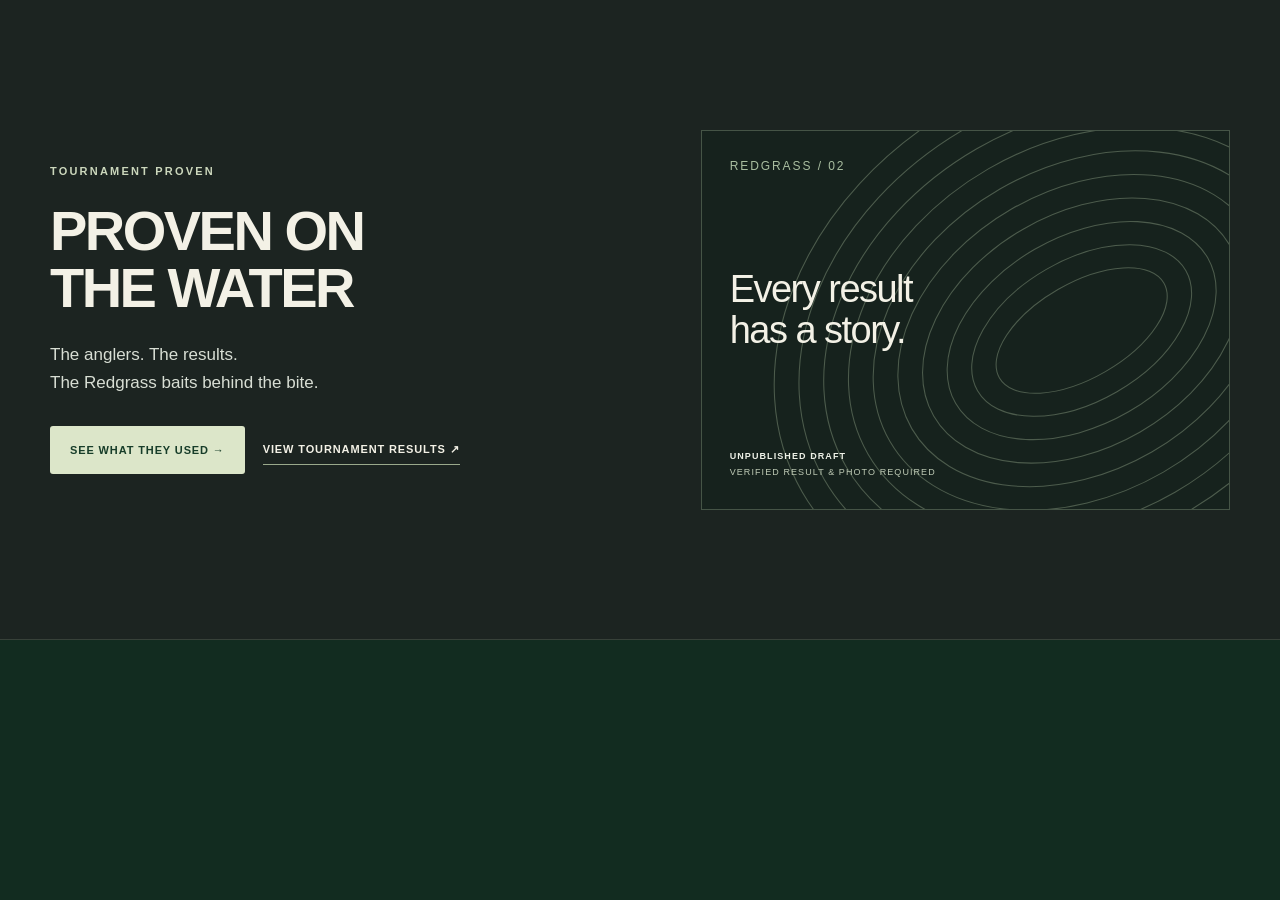
<file: community-draft/tournament-proven-banner.html>
<!doctype html><html lang="en"><meta charset="utf-8"><meta name="viewport" content="width=device-width,initial-scale=1"><title>Tournament Proven | Redgrass</title><style>*{box-sizing:border-box}body{margin:0;background:#122c20;font-family:Arial,sans-serif;color:#f3f1e6}section{height:640px;display:grid;grid-template-columns:1.15fr 1fr;align-items:center;gap:42px;padding:54px 48px;border-bottom:1px solid #80917d44;background:#173e2b}section:nth-child(2){background:#1c2421}section:nth-child(3){background:#273e32}.eyebrow{font-size:11px;letter-spacing:.2em;font-weight:700;color:#cbd7bc}h2{font-size:clamp(36px,4.7vw,56px);line-height:1.02;letter-spacing:-.045em;margin:25px 0}p{color:#d8ded4;font-size:17px;line-height:1.6}.actions{display:flex;flex-wrap:wrap;gap:18px;align-items:center;margin-top:30px}a{color:inherit;text-decoration:none;font-size:11px;letter-spacing:.08em;font-weight:700}a.primary{background:#dce6c9;color:#173d29;padding:18px 20px;border-radius:3px}a.secondary{padding:8px 0;border-bottom:1px solid #9aa98c}a:hover{filter:brightness(1.15)}a:focus-visible{outline:3px solid #e9bd7e;outline-offset:5px}.art{height:380px;position:relative;border:1px solid #b3c5a74d;padding:28px;display:flex;flex-direction:column;justify-content:space-between;overflow:hidden;background:#0b1e1655}.art svg{position:absolute;inset:0;width:100%;height:100%;opacity:.35}.art>*:not(svg){position:relative}.number{font-size:12px;letter-spacing:.16em;color:#a9bea0}.art strong{font-size:38px;letter-spacing:-.04em;line-height:1.08;font-weight:400}.draft{font-size:9px;letter-spacing:.12em;line-height:1.8;color:#bfcbb6}.draft b{display:block;color:#eef1e7}@media(max-width:600px){section{padding:32px 24px;grid-template-columns:1fr;gap:24px;align-content:center}h2{font-size:37px;margin:16px 0}p{font-size:15px;margin:10px 0}.actions{gap:16px;margin-top:20px}a{font-size:10px}.art{height:150px;padding:18px}.art strong{font-size:24px}.number{display:none}.draft{font-size:8px}.art{flex-direction:row;align-items:center}.art strong{max-width:48%}.draft{max-width:45%}}section{position:relative;background:#1c2421!important;padding-left:max(48px,calc((100vw - 1180px)/2));padding-right:max(48px,calc((100vw - 1180px)/2))}.banner-link{position:absolute;inset:0;z-index:1}.actions{position:relative;z-index:2}@media(max-width:600px){section{padding-left:24px;padding-right:24px}}</style><section aria-labelledby="tournament-proven"><a class="banner-link" target="_top" aria-label="Explore Tournament Proven" href="https://warrencooper10.wixsite.com/my-site-4/tournament-wins?rc=test-site"></a><div><div class="eyebrow">TOURNAMENT PROVEN</div><h2 id="tournament-proven">PROVEN ON<br>THE WATER</h2><p>The anglers. The results.<br>The Redgrass baits behind the bite.</p><div class="actions"><a class="primary" target="_top" href="https://warrencooper10.wixsite.com/my-site-4/tournament-wins?rc=test-site#submityourcatch">SEE WHAT THEY USED →</a><a class="secondary" target="_top" href="https://warrencooper10.wixsite.com/my-site-4/tournament-wins?rc=test-site">VIEW TOURNAMENT RESULTS ↗</a></div></div><div class="art"><svg viewBox="0 0 500 500" preserveAspectRatio="xMidYMid slice" aria-hidden="true"><g fill="none" stroke="#b1c6a3" stroke-width="1"><ellipse cx="360" cy="260" rx="90" ry="45" transform="rotate(-30 360 260)"/><ellipse cx="360" cy="260" rx="114" ry="67" transform="rotate(-30 360 260)"/><ellipse cx="360" cy="260" rx="138" ry="89" transform="rotate(-30 360 260)"/><ellipse cx="360" cy="260" rx="162" ry="111" transform="rotate(-30 360 260)"/><ellipse cx="360" cy="260" rx="186" ry="133" transform="rotate(-30 360 260)"/><ellipse cx="360" cy="260" rx="210" ry="155" transform="rotate(-30 360 260)"/><ellipse cx="360" cy="260" rx="234" ry="177" transform="rotate(-30 360 260)"/><ellipse cx="360" cy="260" rx="258" ry="199" transform="rotate(-30 360 260)"/><ellipse cx="360" cy="260" rx="282" ry="221" transform="rotate(-30 360 260)"/><ellipse cx="360" cy="260" rx="306" ry="243" transform="rotate(-30 360 260)"/></g></svg><span class="number">REDGRASS / 02</span><strong>Every result<br>has a story.</strong><span class="draft"><b>UNPUBLISHED DRAFT</b>VERIFIED RESULT & PHOTO REQUIRED</span></div></section></html>
</file>
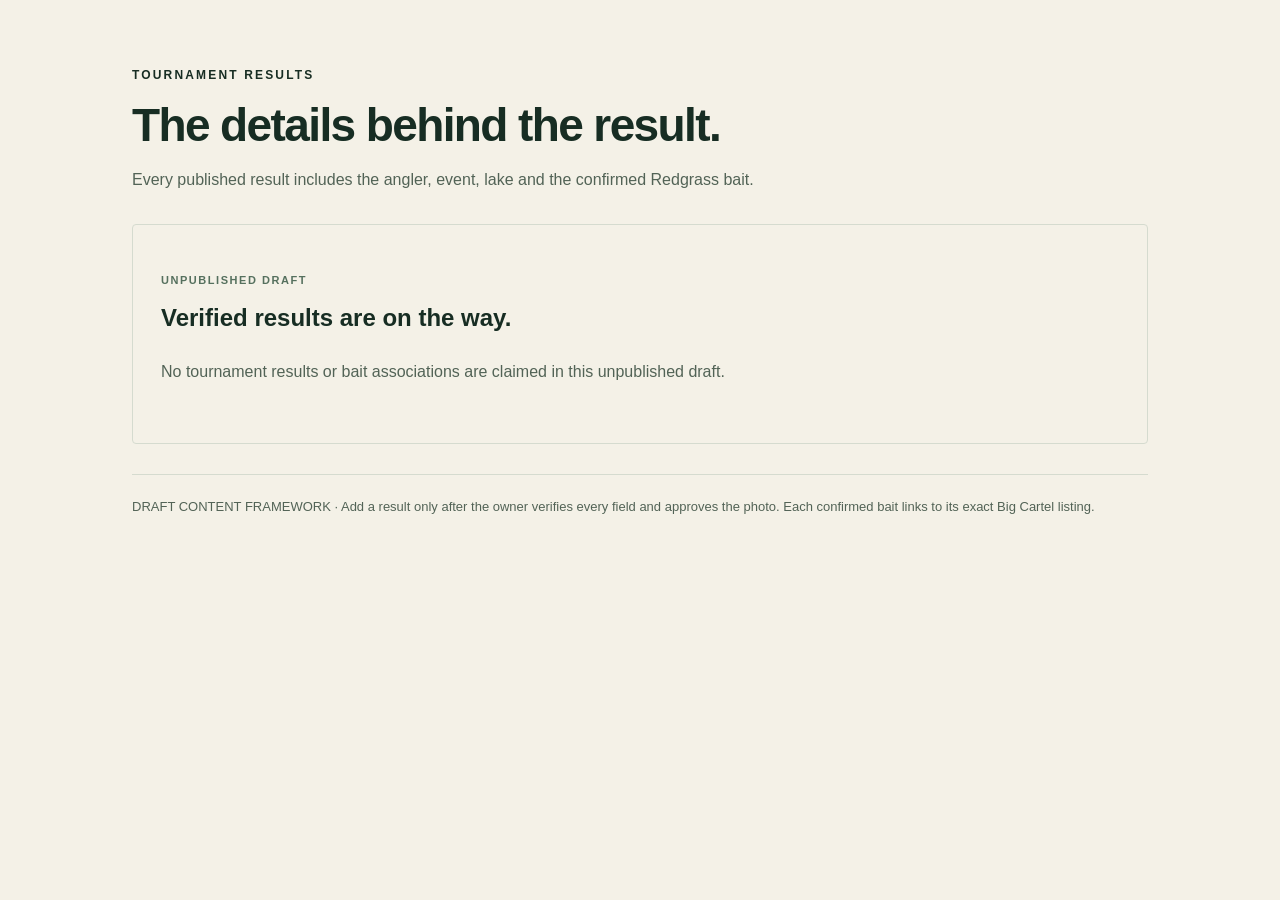
<file: community-draft/tournament.html>
<!doctype html><html lang="en"><meta charset="utf-8"><meta name="viewport" content="width=device-width,initial-scale=1"><title>Tournament Results | Redgrass Tackle</title><style>:root{color-scheme:light;--ink:#172d23;--paper:#f4f1e7;--line:#d5dbcf}*{box-sizing:border-box}body{margin:0;background:var(--paper);color:var(--ink);font:16px/1.6 Arial,sans-serif}main{max-width:1100px;margin:auto;padding:54px 42px}header{max-width:720px;margin-bottom:32px}.eyebrow{font-size:12px;letter-spacing:.18em;font-weight:700}h2{font-size:clamp(30px,5vw,46px);line-height:1.08;letter-spacing:-.035em;margin:16px 0}p{margin:12px 0}.muted{color:#526356}.cards{display:grid;grid-template-columns:repeat(auto-fit,minmax(250px,1fr));gap:24px}.card,.empty{padding:28px;border:1px solid var(--line);border-radius:4px;background:#fff}.empty{background:transparent;min-height:220px;display:grid;align-content:center}.tag{font-size:11px;letter-spacing:.14em;font-weight:700;color:#55705e}h3{font-size:24px;line-height:1.2;margin:14px 0}dl{display:grid;grid-template-columns:100px 1fr;gap:7px 14px;margin:18px 0}dt{color:#526356}dd{margin:0}button,a.action{display:inline-block;border:1px solid var(--ink);border-radius:3px;padding:13px 20px;background:var(--ink);color:#fff;cursor:pointer;font:700 12px Arial;letter-spacing:.08em;text-decoration:none}button:focus-visible,a:focus-visible{outline:3px solid #ad713d;outline-offset:4px}img{display:block;width:100%;aspect-ratio:4/3;object-fit:cover}.note{border-top:1px solid var(--line);padding-top:22px;margin-top:30px;font-size:13px;color:#526356}dialog{border:0;max-width:860px;width:90vw;padding:20px;background:var(--paper)}dialog::backdrop{background:#08150fdd}dialog img{max-height:65vh;object-fit:contain;aspect-ratio:auto}dialog button{float:right;margin-bottom:15px}@media(max-width:600px){main{padding:32px 22px}.cards{grid-template-columns:1fr}.card,.empty{padding:22px}dl{grid-template-columns:80px 1fr}}</style><main><header><p class="eyebrow">TOURNAMENT RESULTS</p><h2>The details behind the result.</h2><p class="muted">Every published result includes the angler, event, lake and the confirmed Redgrass bait.</p></header><div class="cards" aria-live="polite"></div><p class="note">DRAFT CONTENT FRAMEWORK · Add a result only after the owner verifies every field and approves the photo. Each confirmed bait links to its exact Big Cartel listing.</p></main><script>function validProduct(s){try{const u=new URL(s);return u.protocol==="https:"&&["redgrasstackle.com","www.redgrasstackle.com"].includes(u.hostname)&&u.pathname.startsWith("/product/")}catch{return false}}// Add only owner-verified records: {verified:true,angler,tournament,date,lake,result,photo,photoAlt,bait,productUrl}. productUrl must be the exact redgrasstackle.com/product/... listing.
const records=[];
const root=document.querySelector('.cards');function el(t,c,v){const n=document.createElement(t);if(c)n.className=c;if(v!==undefined)n.textContent=v;return n}function image(src,alt){const n=el('img');n.src=src;n.alt=alt;n.loading='lazy';return n}function field(dl,label,value){dl.append(el('dt','',label),el('dd','',value))}function link(url,label){const a=el('a','action',label);a.href=url;a.target='_top';return a}
for(const item of records){if(!item.verified||!['angler','tournament','date','lake','result','photo','bait','productUrl'].every(k=>item[k])||!validProduct(item.productUrl))continue;const c=el('article','card');c.append(image(item.photo,item.photoAlt||item.angler+' at '+item.tournament),el('span','tag','VERIFIED RESULT'),el('h3','',item.result));const dl=el('dl');for(const [l,k]of [['Angler','angler'],['Event','tournament'],['Date','date'],['Lake','lake'],['Bait','bait']])field(dl,l,item[k]);c.append(dl,link(item.productUrl,'SEE THE CONFIRMED BAIT'));root.append(c)}
if(!root.children.length){const e=el('article','empty');e.append(el('span','tag','UNPUBLISHED DRAFT'),el('h3','',"Verified results are on the way."),el('p','muted',"No tournament results or bait associations are claimed in this unpublished draft."));root.append(e)}</script></html>
</file>
<file: assets/css/style.css>
@import url("quiet-graphite-frames.css?v=02f-opal");

@font-face {
  font-family: "Barlow Condensed";
  src: url("../fonts/barlow-condensed-latin-700-normal.woff2") format("woff2");
  font-weight: 700;
  font-style: normal;
  font-display: swap;
}

* { box-sizing: border-box; }
[hidden] { display: none !important; }

html { scrollbar-gutter: stable; }

body {
  --gutter: clamp(12px, 2vw, 30px);
  position: relative;
  isolation: isolate;
  margin: 0;
  min-height: 100vh;
  background: var(--canvas);
  color: var(--ink);
  font: 400 1rem/1.4 system-ui, -apple-system, "Segoe UI", sans-serif;
}

body::before {
  position: absolute;
  z-index: -1;
  inset: 0 0 auto;
  height: clamp(165px, 16vw, 224px);
  background:
    linear-gradient(180deg, transparent 52%, var(--canvas) 100%),
    linear-gradient(90deg, #111216aa, transparent 54%),
    url("../materials/opal-prism.svg") right top / 100% 100% no-repeat;
  pointer-events: none;
  content: "";
}

.rg-header, .rg-toolbar, .rg-suggested, .rg-workspace, .rg-footer {
  width: min(1440px, calc(100% - var(--gutter) - var(--gutter)));
  margin-inline: auto;
}

.rg-header { padding-block: 10px 10px; }
.rg-header p { margin: 0; color: var(--muted); font-size: .875rem; }

.rg-header .rg-wordmark {
  color: var(--ink);
  font-size: .78rem;
  font-weight: 800;
  letter-spacing: .14em;
  text-transform: uppercase;
}

.rg-header-row {
  display: flex;
  align-items: center;
  flex-wrap: wrap;
  gap: 2px 16px;
}

.rg-header h1 {
  margin: 0 0 3px;
  font: 700 clamp(2.5rem, 4vw, 3.65rem)/1.05 var(--display);
  letter-spacing: .01em;
  text-shadow: 0 1px 10px #090a10a6;
}

.rg-header .rg-price,
.rg-preview-label {
  display: inline-flex;
  align-items: center;
  padding: 2px 8px;
  border: 1px solid var(--silver-seam);
  border-radius: 999px;
  background: #1c1d24;
  color: var(--ink);
  font-size: .8125rem;
  font-weight: 650;
  white-space: nowrap;
}

.rg-toolbar {
  position: sticky;
  z-index: 4;
  top: 0;
  display: flex;
  align-items: center;
  justify-content: space-between;
  gap: 10px;
  margin-bottom: 10px;
  padding: 6px;
  border: 1px solid #62636d;
  border-top-color: #8a8b96;
  border-radius: 13px;
  background: linear-gradient(174deg, #34353deb, #1c1d24fa 64%);
  box-shadow: 0 4px 13px #0a0b10a6, inset 0 1px #eceaf235;
}

.filters {
  display: flex;
  align-items: center;
  gap: 6px;
  min-width: 0;
  overflow-x: auto;
  padding: 3px;
  scrollbar-width: thin;
  scrollbar-color: #848693 transparent;
}

.filter-btn {
  flex: 0 0 auto;
  min-height: 36px;
  padding: 5px 13px;
  border-width: 1px;
  border-style: solid;
  border-radius: 999px;
  font: 650 .875rem/1.15 system-ui, sans-serif;
  white-space: nowrap;
  cursor: pointer;
}

button:focus-visible, input:focus-visible {
  outline: 2px solid var(--sapphire-light);
  outline-offset: 2px;
}

.filter-btn:focus-visible { outline-offset: -3px; }
.rg-search { position: relative; flex: 0 1 290px; min-width: 175px; }

.rg-search input {
  width: 100%;
  min-height: 38px;
  padding: 7px 43px 7px 13px;
  border: 1px solid #676975;
  border-radius: 10px;
  background: var(--well);
  color: var(--ink);
  font: 400 1rem/1.2 system-ui, sans-serif;
  box-shadow: inset 0 1px 4px #08091091, inset 0 -1px #b3b2c41f;
}

.rg-search input::placeholder { color: var(--muted); }
.rg-search input:focus-visible {
  border-color: var(--sapphire);
}
.rg-search input::-webkit-search-cancel-button { display: none; }

.rg-search-clear {
  position: absolute;
  inset: 0 0 0 auto;
  width: 43px;
  padding: 0;
  border: 0;
  border-radius: 9px;
  background: transparent;
  color: var(--ink);
  font: 700 1.25rem/1 system-ui, sans-serif;
  cursor: pointer;
}

.rg-suggested {
  display: flex;
  align-items: center;
  justify-content: space-between;
  gap: 8px 16px;
  margin-bottom: 12px;
  padding: 8px 12px;
  border: 1px solid #656670;
  border-radius: 11px;
  background: linear-gradient(164deg, #2c2d36, var(--glass) 55%, #1a1b22);
  box-shadow: inset 0 1px #e0deeb3d, inset 0 -1px #090b1178, 0 3px 7px #090a1090;
}

.rg-suggested h2 { margin: 0; font: 700 1.23rem/1.1 var(--display); }
.rg-suggested p { margin: 3px 0 0; color: var(--muted); font-size: .8125rem; }
.rg-suggested .secondary { flex: 0 0 auto; }
.rg-preview-label {
  margin-left: 5px;
  padding: 1px 6px;
  border-color: var(--silver-seam);
  background: #1c1d24;
  font-size: .68rem;
  vertical-align: middle;
}

.rg-workspace {
  display: grid;
  grid-template-columns: minmax(0, 1fr) minmax(320px, 26%);
  align-items: start;
  gap: clamp(14px, 1.3vw, 20px);
  overflow-anchor: none;
}

.rg-gallery {
  display: grid;
  grid-template-columns: repeat(3, minmax(0, 1fr));
  align-content: start;
  align-items: stretch;
  gap: 12px;
  min-width: 0;
  overflow-anchor: none;
}

@media (min-width: 1260px) {
  .rg-gallery { grid-template-columns: repeat(4, minmax(0, 1fr)); }
}

.rg-box-home {
  position: sticky;
  top: 70px;
  align-self: start;
  min-width: 0;
}

.rg-box-home .rg-box {
  max-height: calc(100dvh - 80px);
  display: flex;
  flex-direction: column;
}

.rg-box-home .status, .rg-box-home .rg-actions { flex-shrink: 0; }

.rg-box-home .rg-slots {
  min-height: 0;
  overflow-y: auto;
  scrollbar-width: thin;
  scrollbar-color: #838593 transparent;
}

.rg-box-title {
  margin: 0;
  font: 700 1.4rem/1.1 var(--display);
  letter-spacing: .005em;
}

#slotCounter { margin: 2px 0 0; color: var(--muted); font-size: .96rem; }
.rg-feedback { margin: 7px 0 0; color: var(--muted); font-size: .8rem; }
.rg-empty-results { grid-column: 1 / -1; margin: 0; padding: 24px; color: var(--muted); }

.card.is-added { background: var(--sapphire-light); }
.card.is-added::after { background: #d9e4ff; }

.rg-mobile-bar { display: none; }

.rg-drawer, .rg-confirm {
  max-width: min(100vw - 24px, 450px);
  max-height: min(92dvh, 690px);
  padding: 14px;
  border: 1px solid #848591;
  border-radius: 15px;
  background: var(--glass);
  color: var(--ink);
  box-shadow: 0 10px 45px #07080ccf, inset 0 1px #ffffff29;
}

.rg-drawer::backdrop, .rg-confirm::backdrop { background: #090a0fc4; }

.rg-drawer {
  background: linear-gradient(155deg, #2d2e37, var(--glass) 46%, #15161c);
}

.rg-dialog-head, .rg-dialog-actions {
  display: flex;
  align-items: center;
  justify-content: space-between;
  gap: 8px;
}

.rg-dialog-head { margin-bottom: 9px; }
.rg-dialog-head h2, .rg-confirm h2 { margin: 0; font: 700 1.5rem/1.1 var(--display); }
.rg-confirm p { margin: 10px 0; }
.rg-dialog-actions { flex-wrap: wrap; margin-top: 14px; }
.rg-handoff-url { padding: 9px; background: var(--well); border-radius: 6px; overflow-wrap: anywhere; font-size: .82rem; }
.rg-review-open { overflow: hidden; }

.rg-footer {
  margin-block: 20px 0;
  padding-block: 12px 22px;
  border-top: 1px solid var(--silver-seam);
  color: var(--muted);
  font-size: .8rem;
}

.rg-footer p { margin: 0; }

.rg-sr-only {
  position: absolute;
  width: 1px;
  height: 1px;
  padding: 0;
  overflow: hidden;
  clip-path: inset(50%);
  white-space: nowrap;
}

@media (max-width: 879px), (hover: none) and (max-height: 500px) and (max-width: 1100px) {
  html { scrollbar-gutter: auto; }
  body::before {
    background:
      linear-gradient(180deg, transparent 47%, var(--canvas) 100%),
      linear-gradient(90deg, #111216dc 6%, #11121684 58%, transparent 91%),
      url("../materials/opal-prism.svg") right -52px top / max(100%, 680px) 100% no-repeat;
  }
  .rg-header { padding-block: 9px 10px; }
  .rg-header h1 { font-size: clamp(1.95rem, 8vw, 2.35rem); margin-bottom: 0; }
  .rg-header p { font-size: .8125rem; }
  .rg-header .rg-wordmark { font-size: .7rem; }
  .rg-header-row { gap: 2px 10px; }
  .rg-header .rg-price { font-size: .75rem; }
  .rg-toolbar { position: relative; flex-direction: column-reverse; align-items: stretch; gap: 3px; padding: 5px; }
  .rg-search { flex: auto; min-width: 0; }
  .rg-search input, .filter-btn, .secondary, #addToCart { min-height: 44px; }
  .filters { padding: 3px 3px 5px; }
  .filter-btn { padding-inline: 12px; }
  .rg-suggested {
    display: grid;
    grid-template-columns: minmax(0, 1fr) auto;
    padding: 7px 9px;
    gap: 5px 8px;
  }
  .rg-suggested > div { display: contents; }
  .rg-suggested h2 { grid-column: 1 / -1; font-size: 1.05rem; }
  .rg-suggested p { font-size: .8125rem; line-height: 1.2; }
  .rg-suggested .secondary { padding: 4px 8px; font-size: .8rem; max-width: 140px; }
  .rg-preview-label { margin-left: 3px; }
  .rg-workspace { display: block; }
  .rg-gallery { grid-template-columns: repeat(2, minmax(0, 1fr)); gap: 8px; }
  .rg-box-home { display: none; }
  .card { --cut: 10px; --rim-inset: 4px; padding: 9px; }
  .card .meta { padding: 6px 2px 2px; gap: 3px; }
  .meta .name { font-size: 1.1rem; }
  .badge { padding-inline: 4px; }

  .rg-mobile-bar {
    position: fixed;
    z-index: 5;
    inset: auto 0 0;
    display: flex;
    align-items: center;
    justify-content: space-between;
    gap: 10px;
    min-height: 64px;
    padding: 7px max(var(--gutter), env(safe-area-inset-right))
      calc(7px + env(safe-area-inset-bottom)) max(var(--gutter), env(safe-area-inset-left));
    border-top: 1px solid #7e7f89;
    background: linear-gradient(168deg, #292a32, #191a21);
    box-shadow: 0 -3px 18px #07080cb3, inset 0 1px #f2eff81f;
  }

  .rg-mobile-summary { display: grid; min-width: 0; font-size: .875rem; font-weight: 750; }
  .rg-mobile-feedback { color: var(--muted); font-size: .75rem; font-weight: 500; overflow: hidden; text-overflow: ellipsis; white-space: nowrap; }
  .rg-mobile-bar .secondary { flex: 0 0 auto; }
  .rg-footer { padding-bottom: calc(100px + env(safe-area-inset-bottom)); }

  .rg-drawer {
    position: fixed;
    inset: auto 0 0;
    width: min(100%, 490px);
    max-width: 100%;
    max-height: min(93dvh, 720px);
    margin: 0 auto;
    padding: 9px 9px calc(9px + env(safe-area-inset-bottom));
    border-radius: 15px 15px 0 0;
    overflow: auto;
    overscroll-behavior: contain;
  }

  .rg-drawer .rg-box { padding: 13px; }
  .rg-drawer .remove { width: 44px; height: 44px; top: 0; right: 0; background: transparent; border: 0; font-size: 0; }
  .rg-drawer .remove::before {
    display: grid;
    place-items: center;
    width: 24px;
    height: 24px;
    border: 1px solid #fffcf4;
    border-radius: 50%;
    background: linear-gradient(150deg, #fffbf2, #d1d3db);
    color: #191a20;
    font: 800 .9rem/1 system-ui, sans-serif;
    content: "×";
  }

  .rg-drawer .rg-slots { gap: 6px; }
  .rg-drawer .slot { min-height: 60px; }
}

@media (min-width: 620px) and (max-width: 879px) {
  .rg-gallery { grid-template-columns: repeat(3, minmax(0, 1fr)); }
}

@media (max-width: 359px) {
  .rg-suggested .secondary { max-width: 96px; }
  .rg-suggested h2 { font-size: 1rem; }
  .rg-header-row { gap: 2px 7px; }
}

@media (prefers-reduced-motion: reduce) {
  *, *::before, *::after { scroll-behavior: auto !important; transition: none !important; animation: none !important; }
}
</file>
<file: beneath-the-surface/style.css>
:root{--bg:#0b1115;--panel:#111c22;--line:#29404a;--soft:#14242c;--white:#f1efe9;--muted:#98adb4;--accent:#e69a4b;--bronze:#98623b;--max:1540px;color-scheme:dark}
*{box-sizing:border-box}
html{scroll-behavior:smooth}
body{margin:0;background:var(--bg);color:var(--white);font-family:Inter,"Arial",system-ui,-apple-system,sans-serif;font-size:15px;-webkit-font-smoothing:antialiased}
button,input{font:inherit}
button{cursor:pointer}
button:disabled{cursor:not-allowed;opacity:.36}
button:focus-visible,input:focus-visible,a:focus-visible,summary:focus-visible{outline:2px solid #f6b264;outline-offset:3px}
a{color:inherit}
.visually-hidden{position:absolute;width:1px;height:1px;padding:0;margin:-1px;overflow:hidden;clip:rect(0,0,0,0);white-space:nowrap;border:0}
.page{max-width:var(--max);margin:auto;overflow:hidden}
.intro{padding:36px clamp(18px,4vw,68px) 42px;position:relative;background:radial-gradient(ellipse at 90% 30%,#1c2b2e 0,transparent 42%)}
.brand{display:flex;gap:12px;align-items:center;font-size:10px;letter-spacing:.2em;font-weight:800;color:#d2d5cf}
.brand-mark{border:1px solid #866142;display:grid;place-items:center;width:40px;height:40px;letter-spacing:-.08em;font-size:16px;color:#efeee6;transform:skew(-7deg)}
.brand-mark span{color:var(--accent)}
.brand em{font-style:normal;color:#7e8d91}
.eyebrow{display:flex;align-items:center;gap:12px;margin:38px 0 6px;color:var(--accent);font-size:11px;font-weight:800;letter-spacing:.25em}
.eyebrow-rule{width:24px;height:1px;background:var(--bronze)}
h1,h2,h3,p{margin-top:0}
h1{margin:0;font-family:Impact,"Arial Narrow",sans-serif;font-stretch:condensed;font-weight:900;font-size:clamp(42px,7vw,108px);line-height:1;letter-spacing:.025em}
h1 i,h2 i{font-style:normal;color:var(--accent)}
.period{color:var(--accent)}
.dek{margin:18px 0 24px;max-width:750px;font-family:Georgia,serif;font-size:clamp(16px,1.5vw,23px);color:#cbd2cf;line-height:1.45}
.intro-meta{display:flex;gap:25px;flex-wrap:wrap;border-top:1px solid #293a40;padding-top:15px;font-size:10px;color:#829399;letter-spacing:.15em;font-weight:750}
.experience{display:grid;grid-template-columns:minmax(0,1fr) 300px;margin:0 clamp(12px,2vw,30px);border:1px solid #35515a;background:#101b20;box-shadow:0 18px 65px #0006}
.scene-col{min-width:0}
.scene{position:relative;background:#182f3c;overflow:hidden;aspect-ratio:1100/640}
.scene canvas{display:block;width:100%;height:100%}
.scene:after{content:"";position:absolute;inset:0;box-shadow:inset 0 0 70px #06101849;pointer-events:none}
.scene-top{pointer-events:none;position:absolute;top:18px;left:20px;right:18px;display:flex;align-items:flex-start;justify-content:space-between;color:#f7f6ee;text-shadow:0 1px 5px #061015b5}
.scene-label{border:1px solid #ffffff55;background:#0e2228bb;backdrop-filter:blur(5px);padding:9px 12px;font-size:11px;font-weight:800;letter-spacing:.12em}
.tiny-light{display:inline-block;width:7px;height:7px;margin-right:4px;background:#e7a34d;border-radius:100%;box-shadow:0 0 8px #eda23d}
.divider{color:#9aadb3;padding:0 7px}
.scene-depth{display:flex;align-items:baseline;gap:7px;padding:9px 12px;background:#0d1b23cd;border:1px solid #5a7684a8}
.scene-depth span{font-weight:800;font-size:10px;letter-spacing:.09em}
.scene-depth strong{font-family:Impact,"Arial Narrow",sans-serif;font-size:27px;font-weight:700}
.stage-readout{position:absolute;bottom:17px;left:18px;display:flex;gap:7px;align-items:center;background:#07161cc9;border-left:2px solid var(--accent);padding:9px 14px;font-size:10px;font-weight:800;letter-spacing:.13em}
.stage-readout .dot{color:var(--accent)}
.scene-scale{position:absolute;top:19%;right:16px;bottom:11%;display:flex;flex-direction:column;justify-content:space-between;color:#ffffffa6;font-size:10px;font-weight:800;text-shadow:0 2px 6px #000;pointer-events:none}
.transport{padding:18px 24px 12px;border-bottom:1px solid #31444d;background:#102029}
.transport-buttons{display:flex;align-items:center;gap:9px;flex-wrap:wrap}
.action{background:#1b2e37;color:#f4eee4;border:1px solid #49606a;min-height:42px;padding:0 15px;font-size:11px;letter-spacing:.09em;font-weight:800;transition:background .16s,border-color .16s}
.action:hover:not(:disabled){background:#30434c;border-color:#9baeb5}
.action.primary{background:var(--accent);color:#172027;border-color:var(--accent)}
.action.primary:hover:not(:disabled){background:#ffd09a}
.action.primary span{font-size:19px;margin-right:7px}
.action span{font-size:17px}
.action.icon-only{font-size:24px;min-width:46px}
.depth-scrub{display:grid;grid-template-columns:112px 1fr 43px;gap:16px;align-items:center;margin-top:19px}
.depth-scrub label,.depth-scrub output{font-size:10px;letter-spacing:.13em;font-weight:800;color:#c1ced1}
.depth-scrub output{text-align:right;color:#f1af65;font-size:12px;white-space:nowrap}
input[type=range]{width:100%;height:4px;accent-color:var(--accent);cursor:pointer}
.micro-note{margin:9px 0 3px;color:#79919a;font-size:11px;line-height:1.5}
.learn-card{display:flex;gap:26px;padding:25px 27px 30px;min-height:162px;background:linear-gradient(125deg,#17232a,#111a20)}
.learn-crest{border-left:2px solid var(--accent);color:var(--accent);padding-left:13px;min-width:94px;font-size:10px;font-weight:800;letter-spacing:.12em;line-height:1.8}
.learn-crest span{display:block;color:#657b85;font-size:20px;font-family:Georgia,serif}
.learn-content{max-width:730px}
.learn-content h3{font-family:Georgia,serif;font-size:clamp(18px,2vw,25px);font-weight:400;margin:0 0 8px}
.learn-content p{font-size:13px;color:#afbec3;line-height:1.6;margin-bottom:10px}
.learn-content a{font-size:10px;color:var(--accent);font-weight:800;letter-spacing:.09em;text-decoration:none}
.learn-content a:hover{text-decoration:underline}
.controls{background:#0c171c;border-left:1px solid #344c55;padding:19px;display:flex;flex-direction:column;gap:1px}
.panel-top,.panel-intro,.panel-bottom{display:flex;justify-content:space-between;align-items:center;font-weight:800;letter-spacing:.12em;font-size:10px;color:#d5c9b8}
.panel-ref{color:#627981}
.panel-intro{font-size:17px;letter-spacing:0;font-family:Impact,"Arial Narrow",sans-serif;color:#f5f0e6;padding:19px 0;border-bottom:1px solid #34505a}
.panel-intro span{color:#768c93;font-family:Arial,sans-serif;font-weight:500;font-size:10px}
.control-group{border:0;padding:20px 0 17px;margin:0;border-bottom:1px solid #293e45;min-width:0}
.control-group legend{padding:0 0 11px;color:#f5ede1;font-weight:800;letter-spacing:.12em;font-size:11px}
.count{color:var(--accent);margin-right:10px}
.button-stack{display:grid;gap:5px}
.choice{display:flex;gap:9px;align-items:center;text-align:left;width:100%;padding:9px 10px;min-height:38px;border:1px solid #2d4249;background:#142228;color:#d3d9d7;letter-spacing:.06em;font-weight:800;font-size:11px}
.choice small{margin-left:auto;color:#8ea0a3;font-weight:500;font-size:10px;letter-spacing:0;text-align:right}
.choice:hover,.weather-choice:hover,.color-choice:hover,.view-switch button:hover{border-color:#af8859}
.choice.active,.weather-choice.active,.color-choice.active,.view-switch button.active{background:#263029;border-color:#d8a05b;color:#ffe0a8}
.water-mark{height:17px;width:17px;border:1px solid #ffffff46;border-radius:3px;flex-shrink:0}
.water-mark.clear{background:linear-gradient(140deg,#55a3ac,#193e6c)}
.water-mark.stained{background:linear-gradient(140deg,#91ab5c,#435b38)}
.water-mark.muddy{background:linear-gradient(140deg,#96754a,#564128)}
.color-grid{display:grid;grid-template-columns:repeat(4,minmax(0,1fr));gap:6px}
.color-choice{display:flex;flex-direction:column;gap:7px;align-items:center;justify-content:center;min-height:69px;padding:8px 2px;border:1px solid #2c414a;background:#13232b;color:#b8c8cb;font-size:9px;letter-spacing:.03em;font-weight:850;line-height:1.2}
.color-dot{width:22px;height:22px;background:linear-gradient(180deg,var(--swatch-top) 0%,var(--swatch-top) 47%,var(--swatch-bottom) 53%,var(--swatch-bottom) 100%);border-radius:50%;box-shadow:inset -5px -4px 6px #0005,0 0 0 2px #fff3}
.control-explain{font-size:11px;color:#82959e;line-height:1.5;margin:10px 0 0}
.weather-grid{display:grid;grid-template-columns:repeat(3,minmax(0,1fr));gap:6px}
.weather-choice{display:flex;flex-direction:column;gap:5px;align-items:center;justify-content:center;padding:9px 1px;min-height:62px;background:#13232b;border:1px solid #2d444d;color:#b8c6c9;font-size:9px;font-weight:800}
.weather-glyph{font-size:20px;line-height:1.1}
.view-switch{display:grid;grid-template-columns:1fr 1fr;gap:4px;background:#0c1318;padding:3px;border:1px solid #344954}
.view-switch button{border:1px solid transparent;background:#182730;color:#d1dadb;font-size:11px;font-weight:800;letter-spacing:.1em;padding:12px 3px}
.smallstar{color:var(--accent)}
.fish-caveat{font-size:11px;line-height:1.5;color:#efbf80;border-left:2px solid var(--accent);padding-left:10px}
.last{border-bottom:0}
.panel-bottom{margin-top:auto;padding-top:16px;border-top:1px solid #3c5055;font-size:10px;color:#d89d60}
.panel-bottom span:last-child{font-size:19px}
.about,.research{padding:72px clamp(22px,4vw,68px)}
.about-head{border-bottom:1px solid #37505a;margin-bottom:29px;padding-bottom:15px}
.section-number{font-size:10px;letter-spacing:.17em;color:var(--accent);font-weight:800;margin-bottom:12px}
.about h2,.research h2{font-family:Impact,"Arial Narrow",sans-serif;font-size:clamp(32px,4.2vw,62px);font-weight:800;letter-spacing:.02em;line-height:1.02;margin:0}
.about-grid{display:grid;grid-template-columns:repeat(3,1fr);gap:27px}
.explain-block{border-top:2px solid #af7746;padding-top:22px}
.explain-block span{font-weight:800;font-size:10px;color:#dfaf7c;letter-spacing:.13em}
.explain-block h3{margin:15px 0 8px;font-family:Georgia,serif;font-size:25px;font-weight:400}
.explain-block p{color:#aebdc0;font-size:14px;line-height:1.7}
.research{background:linear-gradient(180deg,#111d24,#0c1419)}
.research-intro{max-width:850px;margin-bottom:30px}
.research-intro>p:last-child{color:#aab9bc;line-height:1.7;margin-top:18px}
.source-list{border-top:1px solid #354a52}
.source-list a{display:grid;grid-template-columns:45px 1fr 25px;align-items:center;gap:12px;padding:18px 0;border-bottom:1px solid #354a52;text-decoration:none;transition:background .15s}
.source-list a:hover{background:#1c2c31}
.source-list a>span:first-child{color:var(--accent);font-size:11px;font-weight:800}
.source-list a>span:last-child{color:var(--accent);font-size:22px}
.source-list strong{display:block;font-size:15px;font-weight:750;margin-bottom:4px}
.source-list small{color:#9bb0b5;line-height:1.5;font-size:12px}
.method{margin-top:28px;border:1px solid #41555d;background:#122229}
.method summary{cursor:pointer;padding:20px 22px;display:flex;justify-content:space-between;font-size:12px;font-weight:800;letter-spacing:.1em}
.method summary span{color:var(--accent)}
.method-copy{padding:0 22px 16px;color:#b1c0c5;font-size:14px;line-height:1.8}
.method-copy code{color:#ffc486}
.footer{padding:24px clamp(22px,4vw,68px);border-top:1px solid #344951;display:flex;gap:10px;justify-content:space-between;flex-wrap:wrap;color:#8b9d9f;letter-spacing:.1em;font-size:9px;font-weight:800}
@media(max-width:1050px){.experience{grid-template-columns:minmax(0,1fr) 275px}.controls{padding:14px}.choice small{display:none}.transport{padding:13px 16px}.action{padding:0 10px}}
@media(max-width:780px){.intro{padding-top:22px}.experience{grid-template-columns:1fr}.scene{aspect-ratio:1100/640}.controls{border-left:0;border-top:1px solid #344c55;padding:17px}.panel-intro{padding:15px 0}.control-group{padding:14px 0}.button-stack{grid-template-columns:repeat(3,1fr)}.choice{flex-direction:column;align-items:center;font-size:10px;justify-content:center;min-height:58px;text-align:center}.color-grid{grid-template-columns:repeat(6,minmax(0,1fr))}.weather-grid{grid-template-columns:repeat(3,1fr)}.about-grid{grid-template-columns:1fr;gap:17px}.learn-card{padding:19px}.about,.research{padding-top:50px;padding-bottom:50px}}
@media(max-width:480px){.intro{padding:18px 18px 24px}.eyebrow{margin-top:30px;font-size:9px}.brand{font-size:9px}.intro-meta{gap:9px;font-size:8px}.dek{margin:12px 0 18px}.experience{margin:0 5px}.scene-top{top:7px;left:7px;right:7px}.scene-label{font-size:8px;padding:5px 6px}.scene-depth{padding:4px 7px}.scene-depth strong{font-size:17px}.scene-depth span{font-size:8px}.stage-readout{bottom:6px;left:6px;padding:6px;font-size:8px;flex-wrap:wrap;max-width:94%}.scene-scale{font-size:7px;right:5px}.transport-buttons{gap:5px}.action{font-size:9px;padding:0 8px;min-height:38px}.action.primary span{font-size:14px}.action.icon-only{min-width:36px}.depth-scrub{grid-template-columns:84px 1fr 33px;gap:7px}.depth-scrub label{font-size:8px}.learn-card{display:block}.learn-crest{border:0;border-bottom:1px solid #704b32;padding:0 0 4px;margin-bottom:14px}.learn-crest span{display:inline;font-size:12px;margin-left:8px}.controls{padding:12px}.color-choice{font-size:8px}.about,.research{padding:38px 19px}.source-list a{grid-template-columns:26px 1fr 17px}.footer{font-size:8px}}
@media(prefers-reduced-motion:reduce){html{scroll-behavior:auto}*,*:before,*:after{transition:none!important;animation:none!important}}

/* Timed depth-milestone education tag, placed inside the cinematic scene. */
.depth-tag{position:absolute;left:20px;bottom:69px;z-index:2;display:grid;grid-template-columns:auto minmax(0,1fr);gap:14px;align-items:stretch;width:min(455px,calc(100% - 76px));padding:13px 16px;background:linear-gradient(105deg,#09151de8,#172932ef);border:1px solid #dfae72a9;border-left:3px solid var(--accent);color:#f5f1e6;box-shadow:0 8px 32px #000a;backdrop-filter:blur(6px);animation:depth-tag-enter .28s ease-out}
.depth-tag[hidden]{display:none}
.depth-tag-marker{min-width:88px;display:flex;flex-direction:column;justify-content:center;border-right:1px solid #6e77736f;padding-right:14px}
.depth-tag-marker span{font-size:9px;color:#dca76b;letter-spacing:.18em;font-weight:900}
.depth-tag-marker strong{font-family:Impact,"Arial Narrow",sans-serif;font-size:clamp(22px,2.7vw,34px);line-height:1.1;white-space:nowrap;letter-spacing:.03em}
.depth-tag-copy{min-width:0}
.depth-tag-copy strong{display:block;font-size:12px;font-weight:900;letter-spacing:.07em}
.depth-tag-copy p{font-size:12px;line-height:1.4;color:#c4d2d3;margin:6px 0 7px}
.depth-tag-copy a{font-size:9px;font-weight:900;letter-spacing:.07em;color:#f3bd7b;text-decoration:none}
.depth-tag-copy a:hover{text-decoration:underline}
@keyframes depth-tag-enter{from{opacity:0;transform:translateY(8px)}to{opacity:1;transform:translateY(0)}}
@media(max-width:780px){.depth-tag{left:12px;bottom:57px;width:min(380px,calc(100% - 45px));padding:9px 10px;gap:10px}.depth-tag-marker{min-width:63px;padding-right:9px}.depth-tag-marker strong{font-size:23px}.depth-tag-copy strong{font-size:10px}.depth-tag-copy p{font-size:10px;margin:4px 0}.depth-tag-copy a{font-size:8px}}
@media(max-width:480px){.depth-tag{left:6px;bottom:36px;width:calc(100% - 22px);padding:6px 8px;gap:7px;box-shadow:0 3px 10px #0008}.depth-tag-marker{min-width:57px;padding-right:7px}.depth-tag-marker span{font-size:7px}.depth-tag-marker strong{font-size:19px}.depth-tag-copy strong{font-size:8px;letter-spacing:.025em}.depth-tag-copy p{font-size:8px;line-height:1.25;margin:3px 0 0}.depth-tag-copy a{display:none}}
@media(prefers-reduced-motion:reduce){.depth-tag{animation:none}}

/* Twelve swatches: four readable columns on small phones, no internal scroll. */
@media(max-width:520px){.color-grid{grid-template-columns:repeat(4,minmax(0,1fr))}.color-choice{min-height:65px;padding:6px 2px;font-size:8px;overflow-wrap:anywhere}}
</file>
